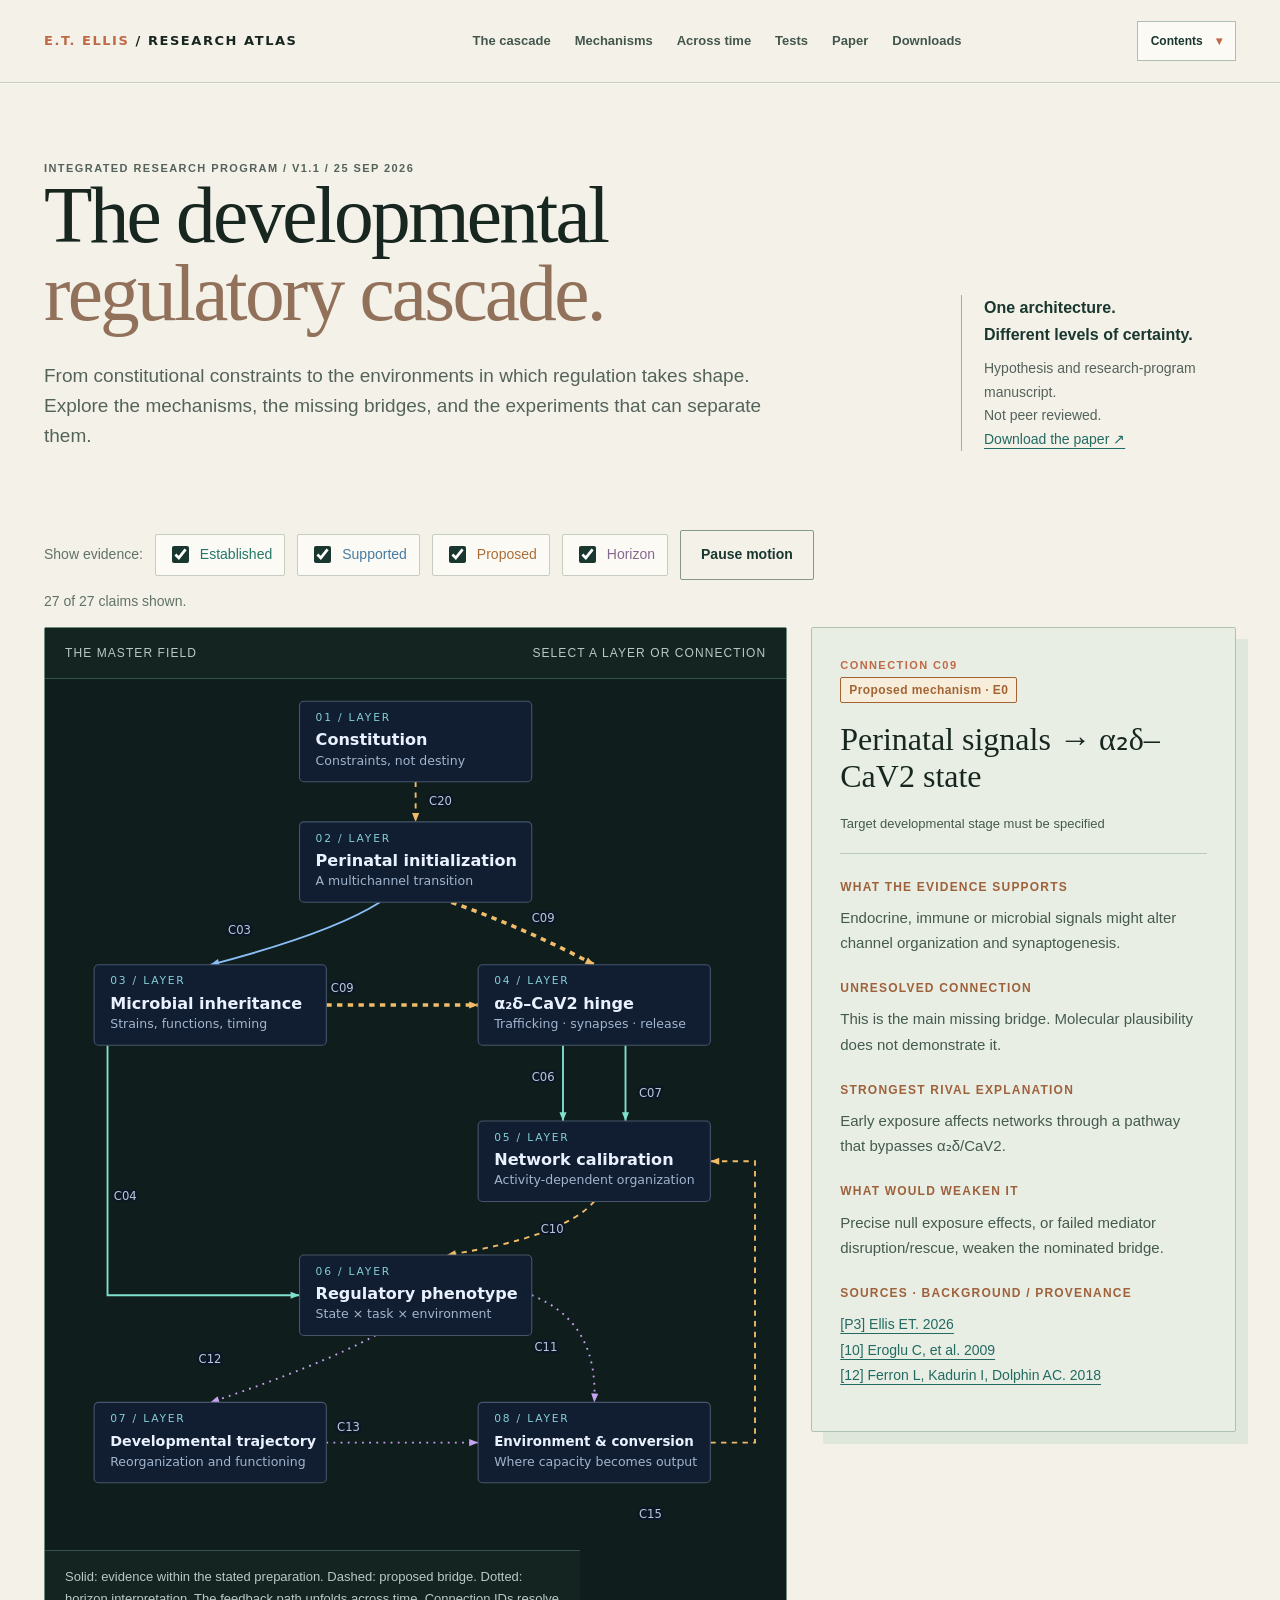
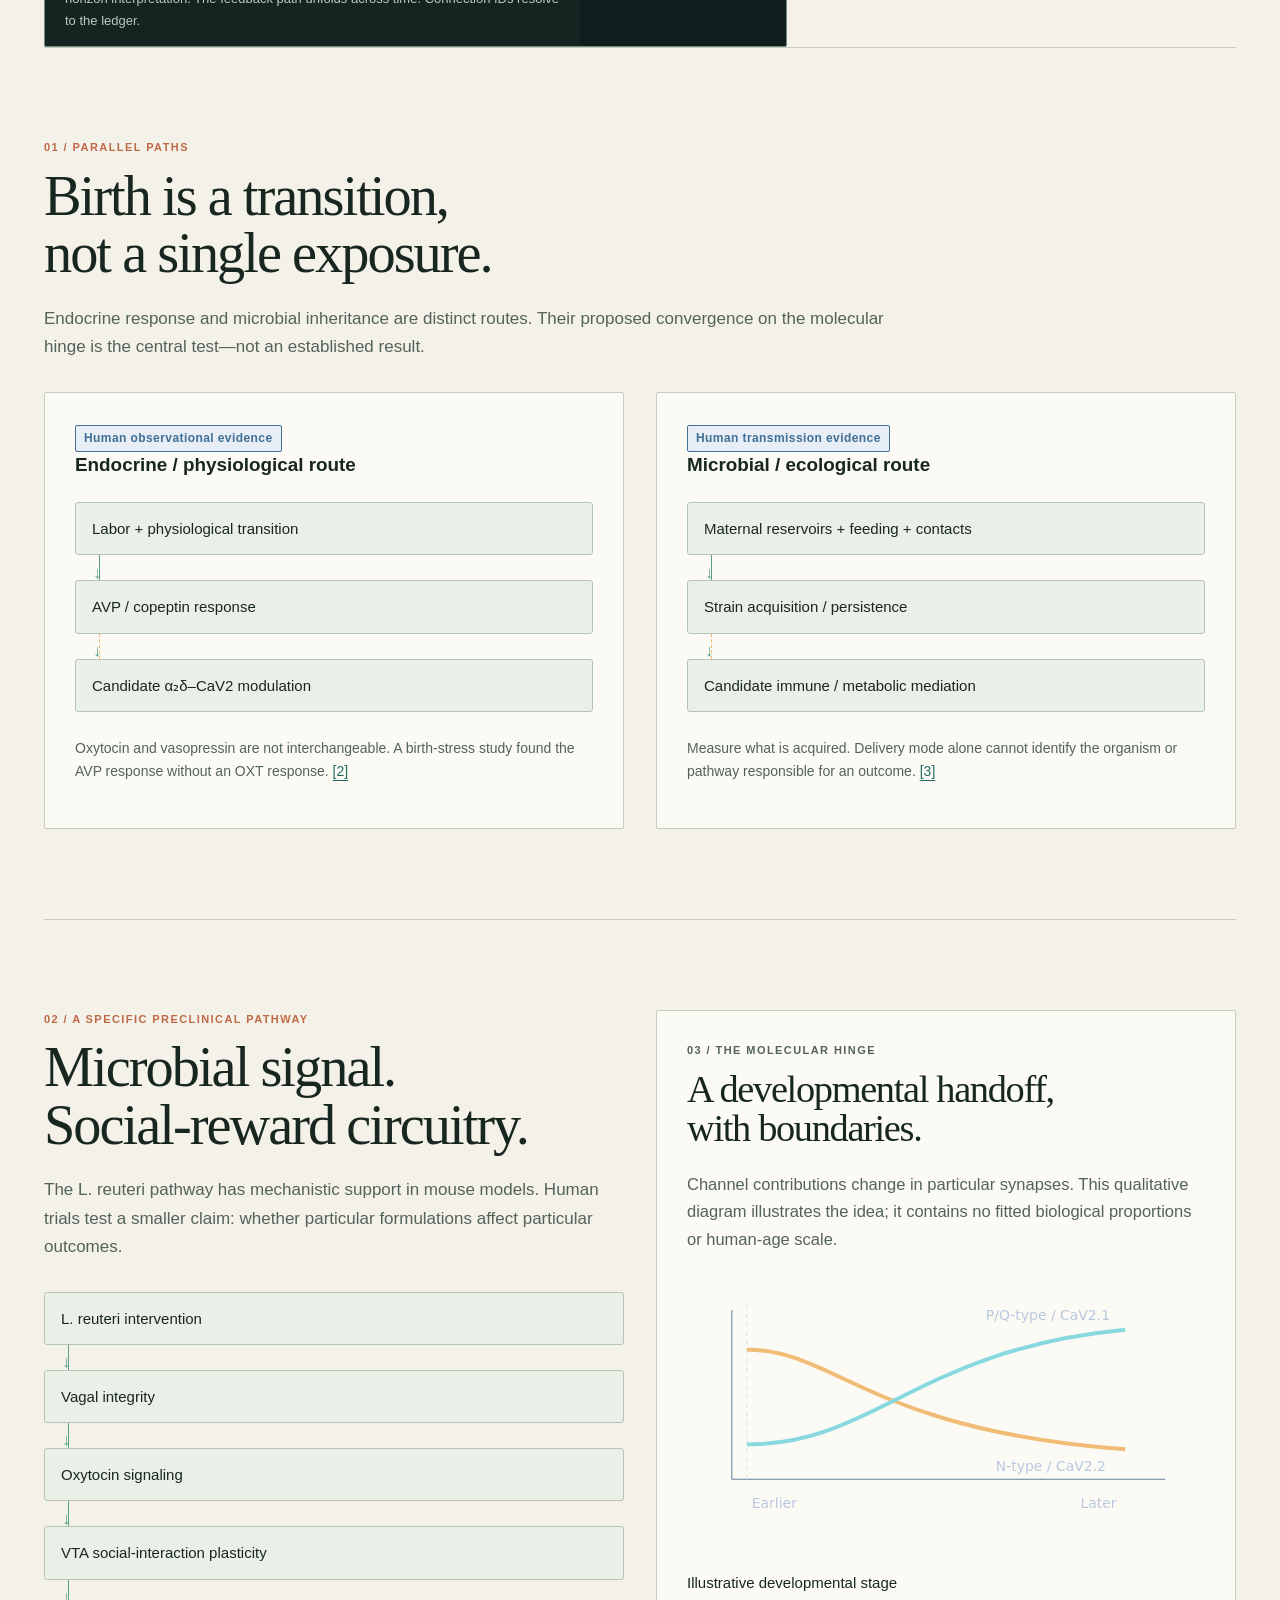
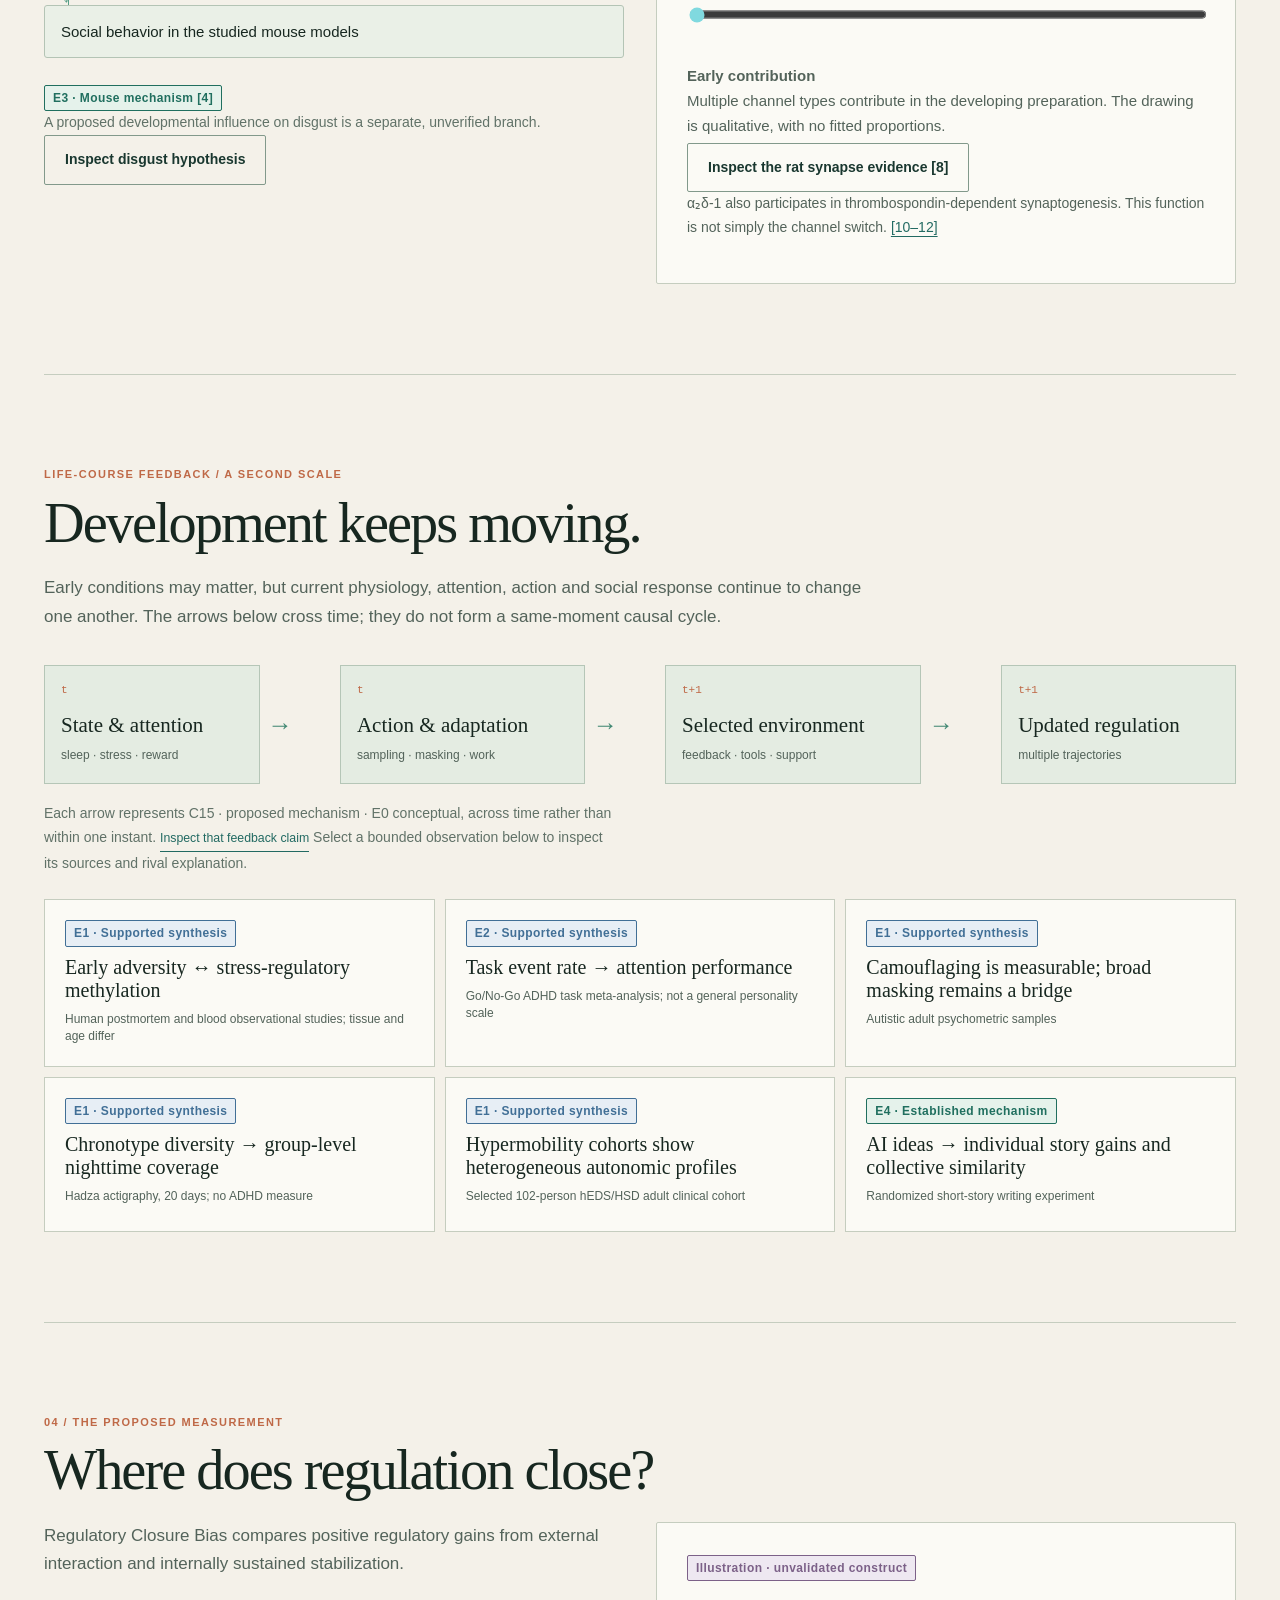
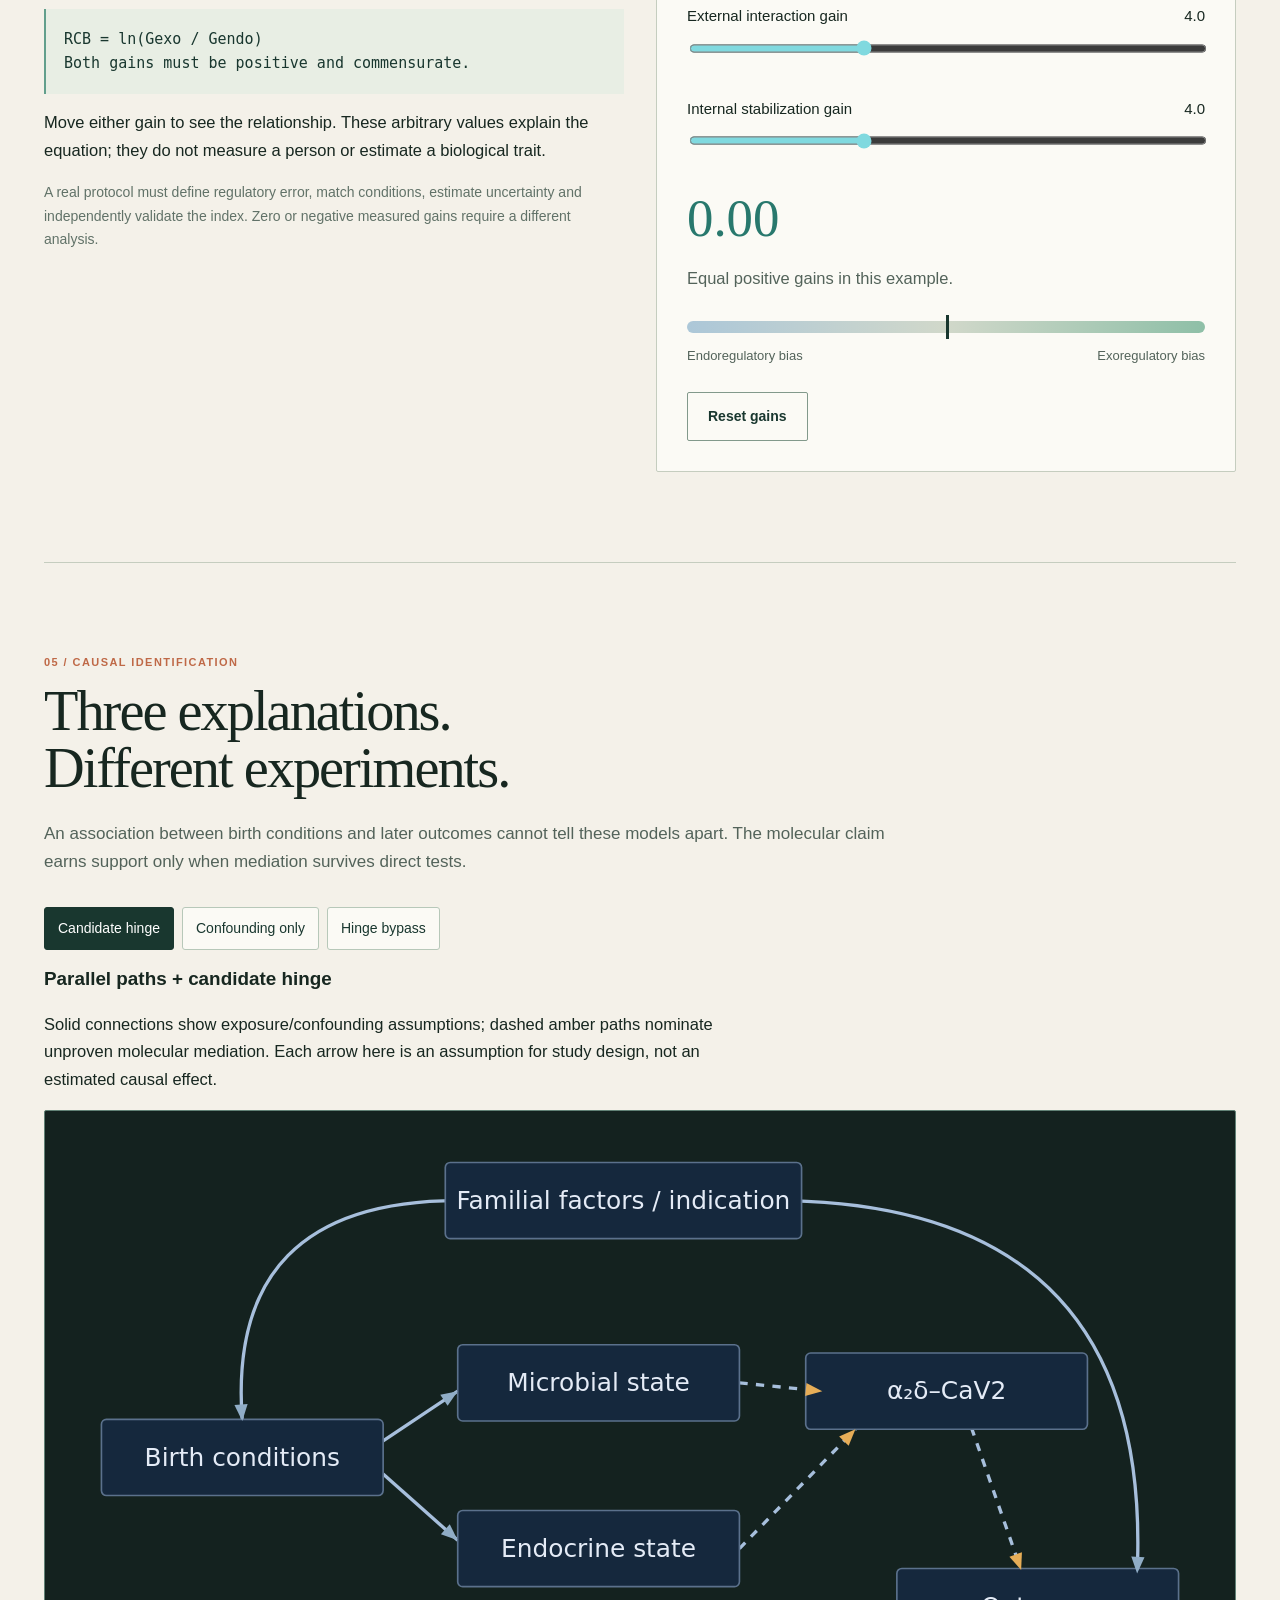
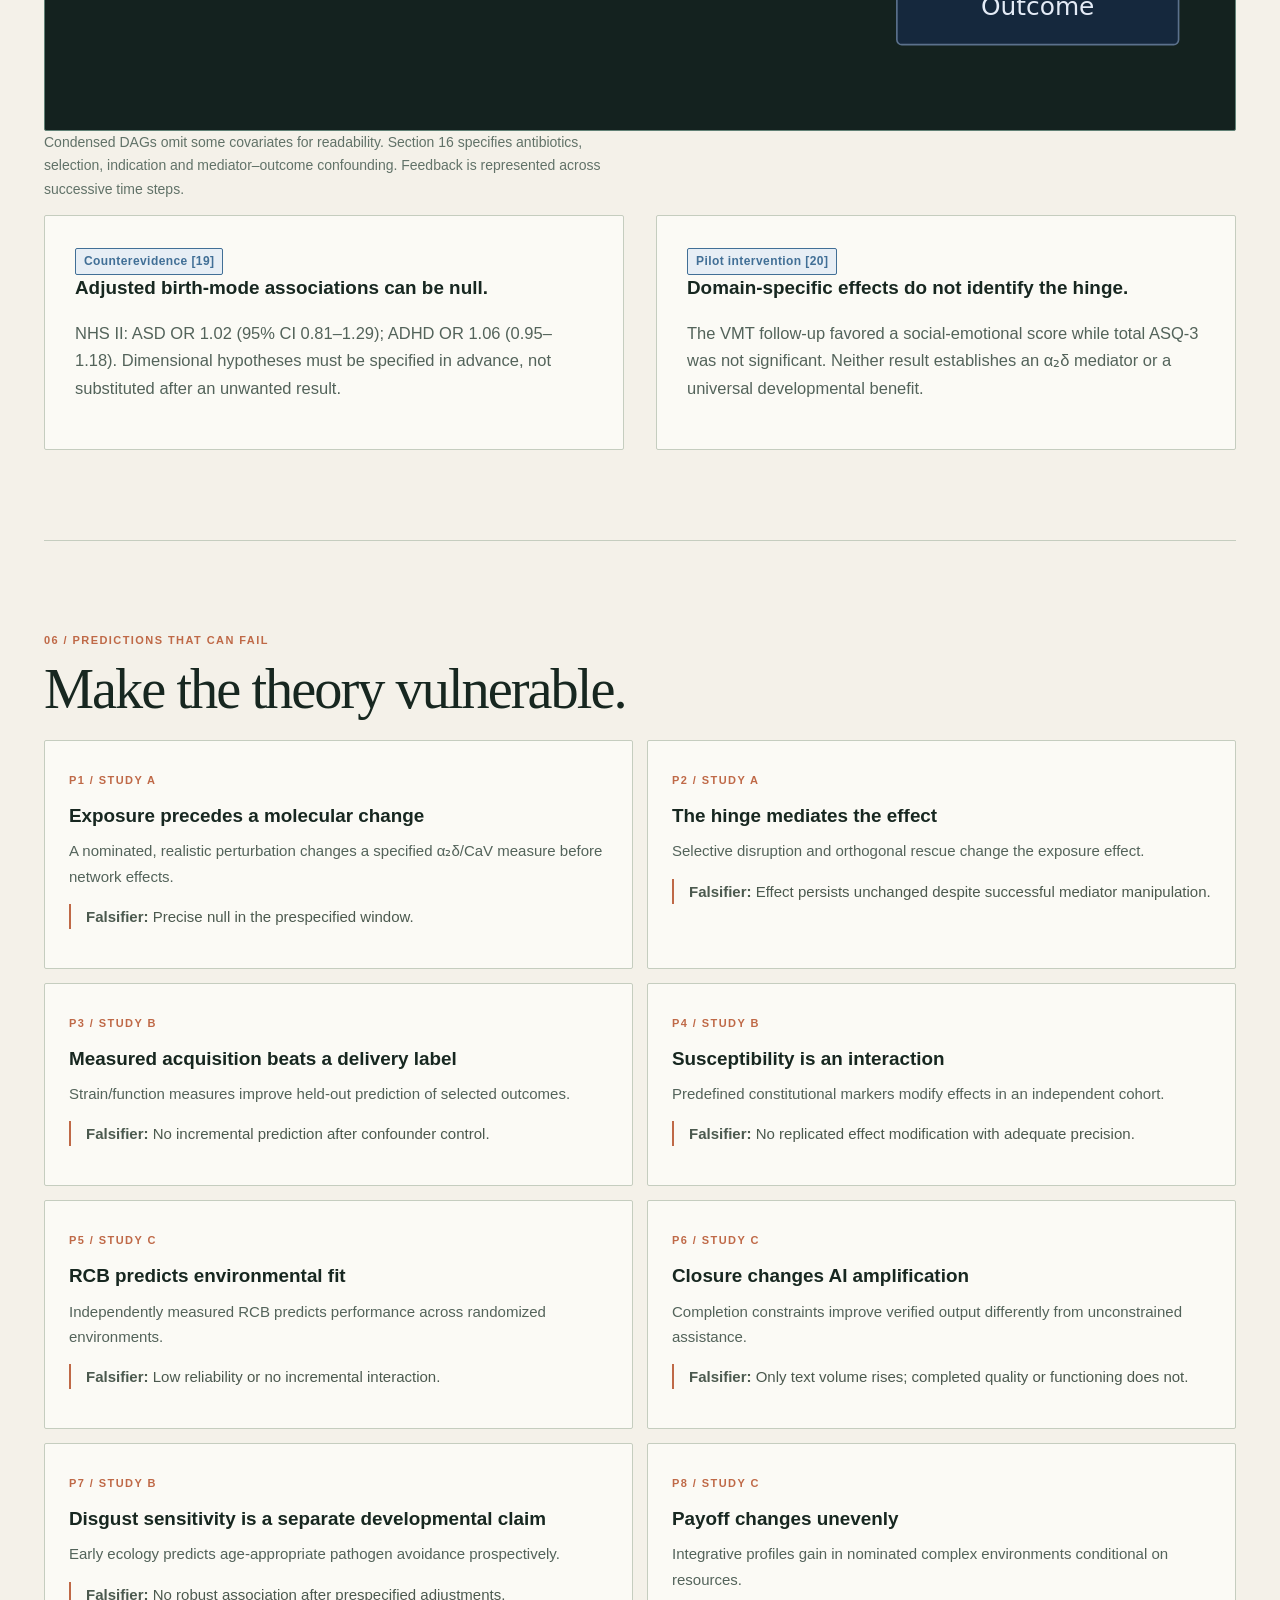
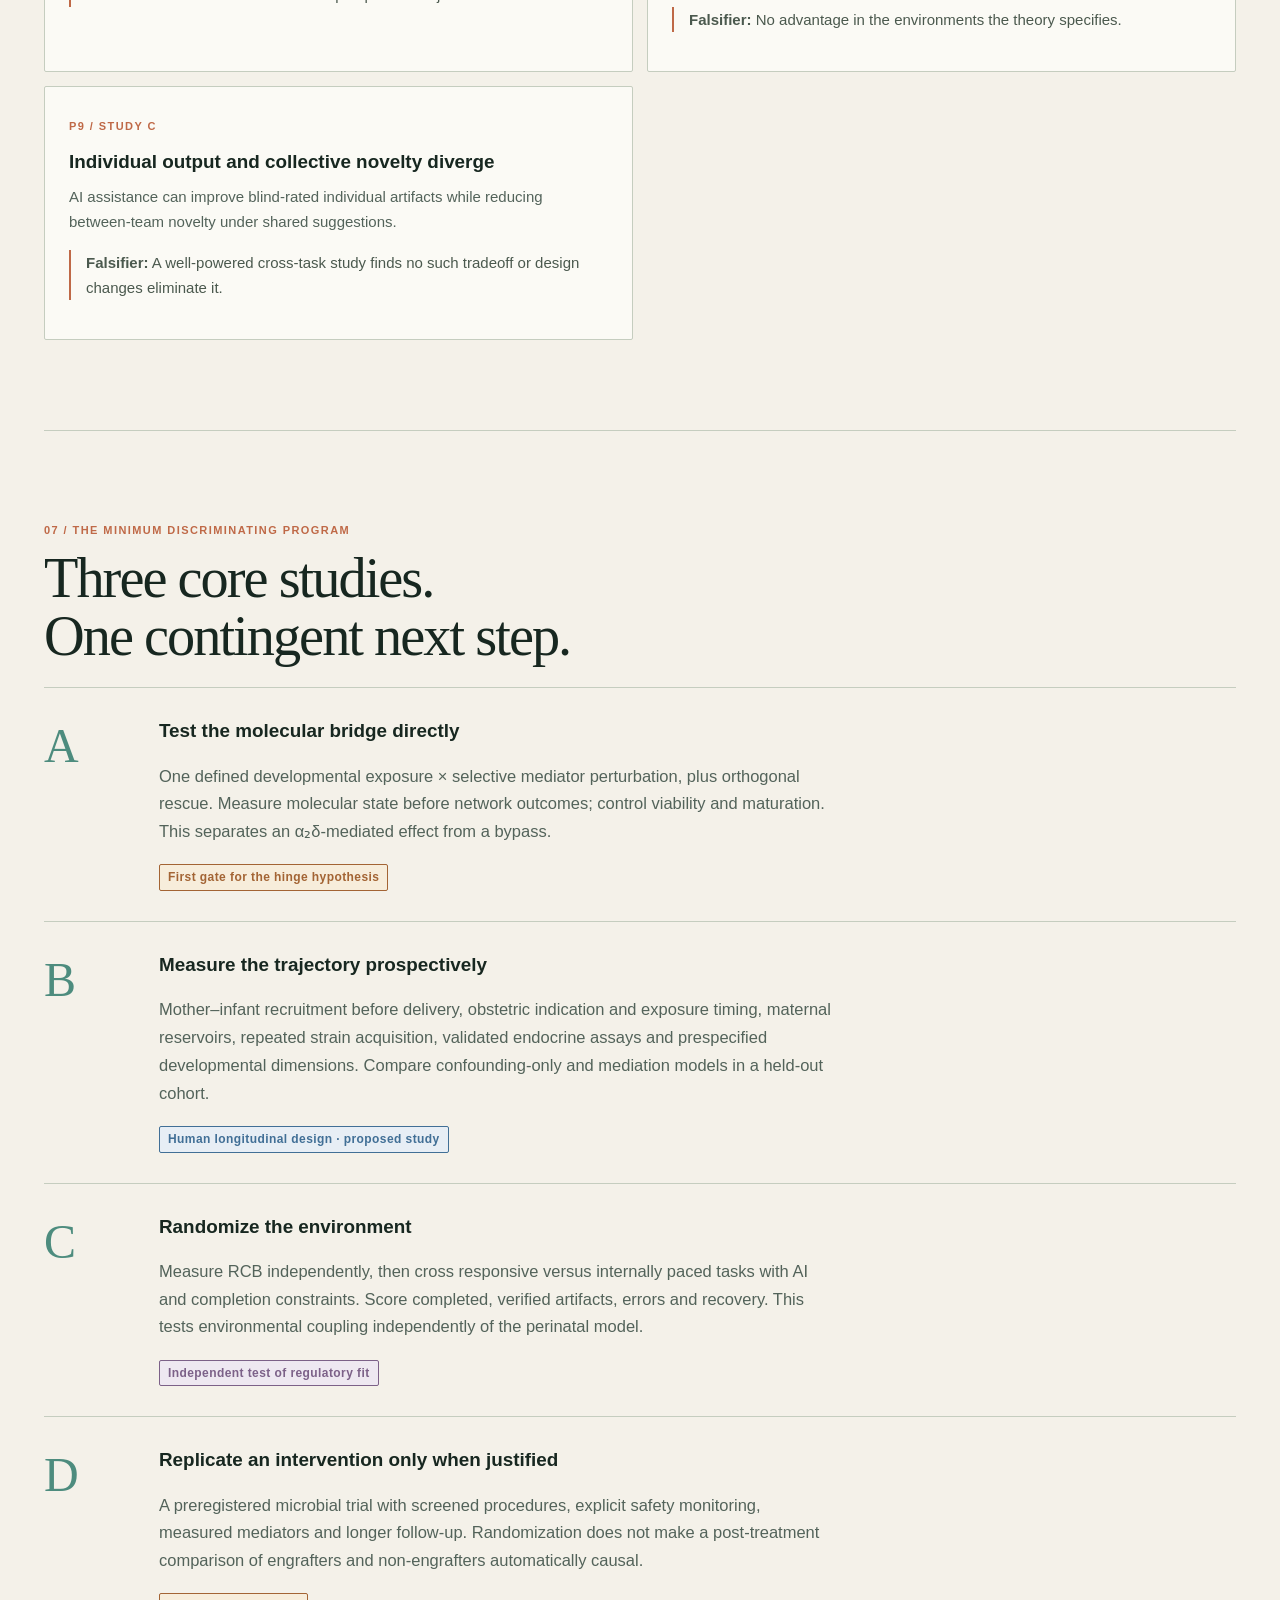
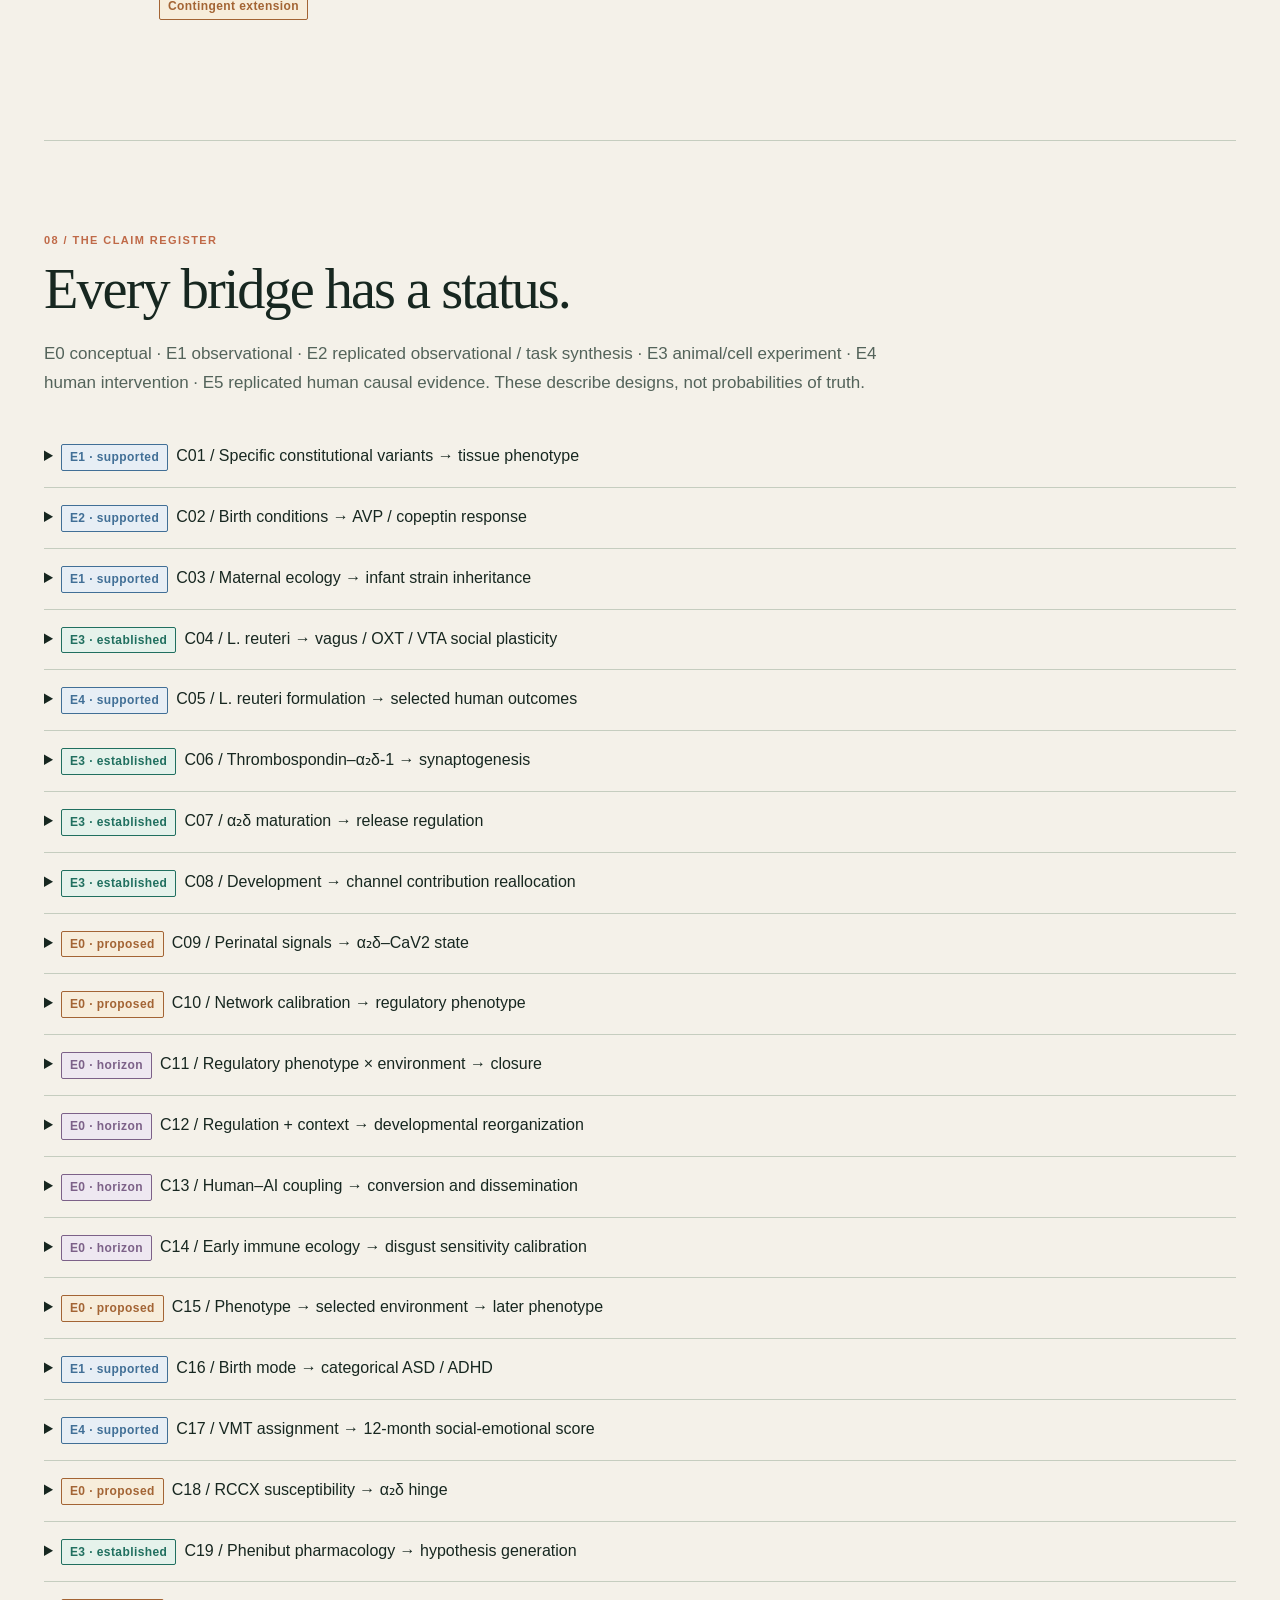
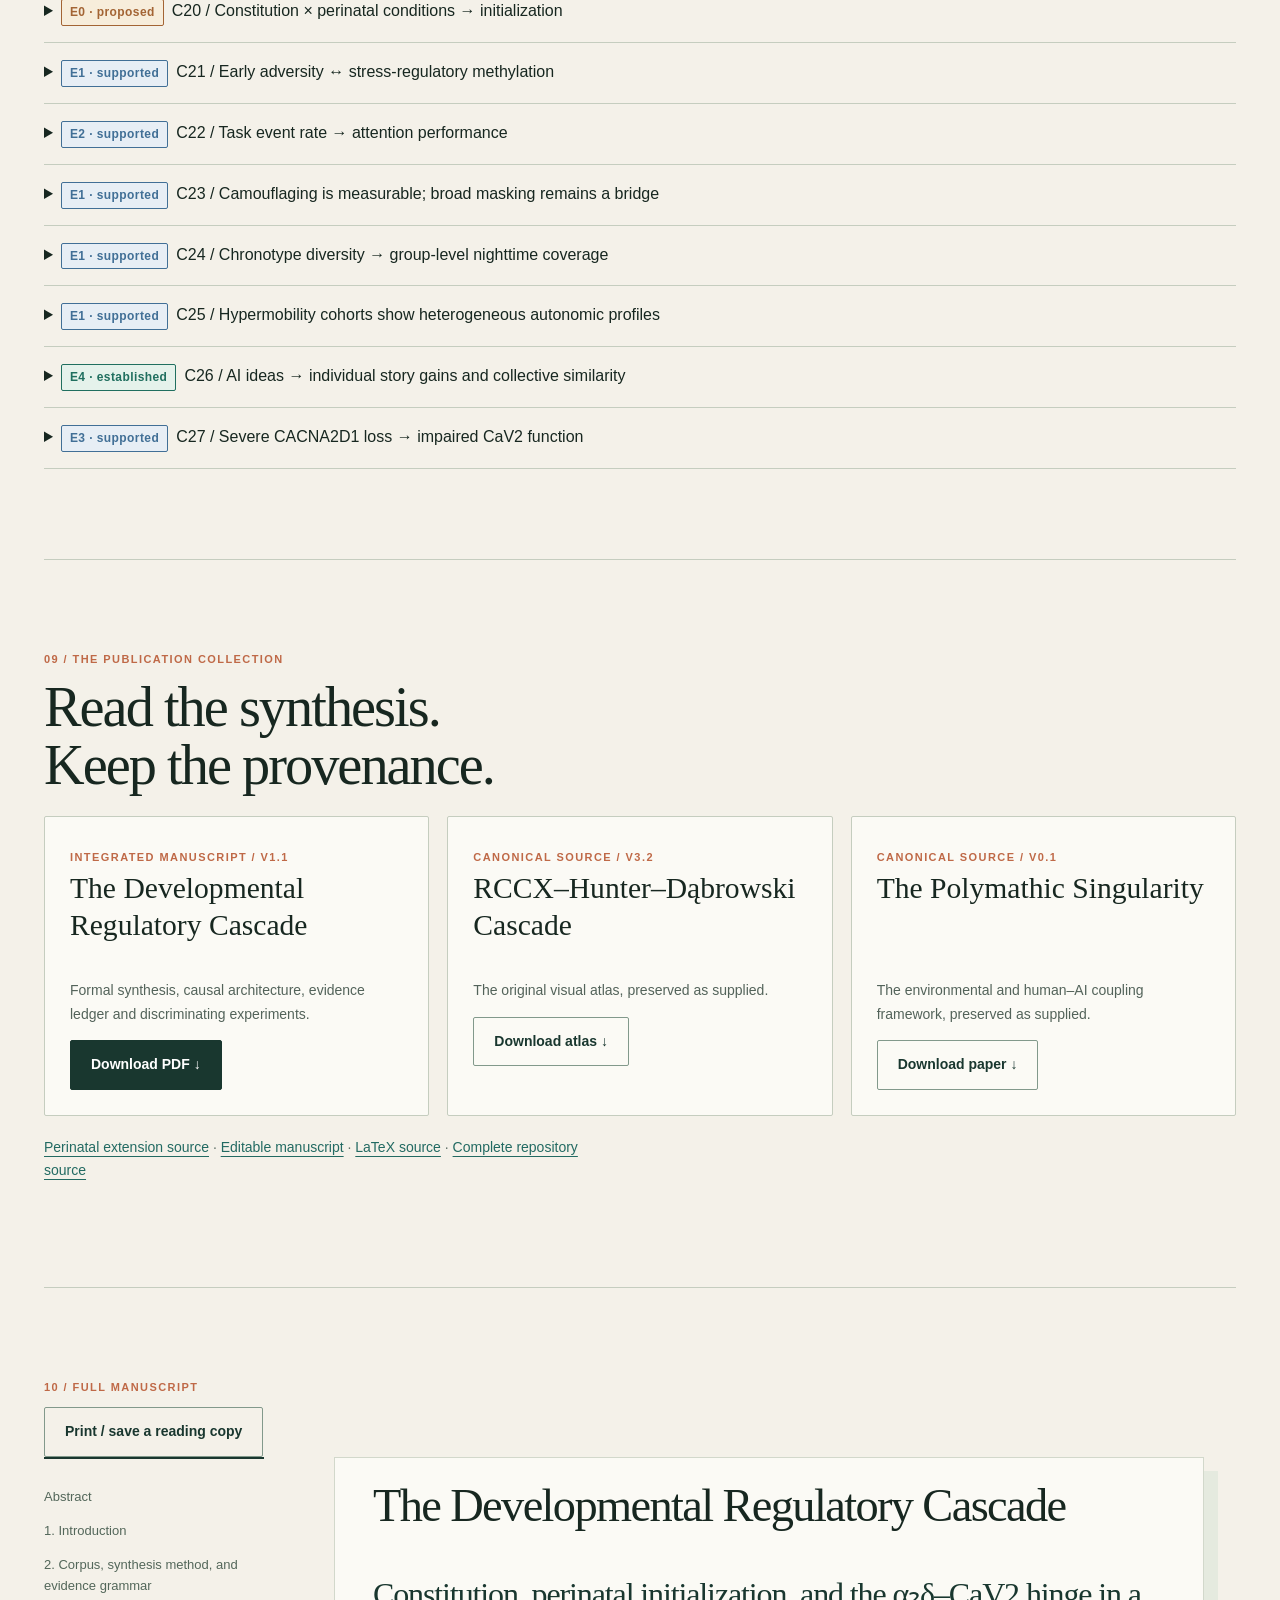
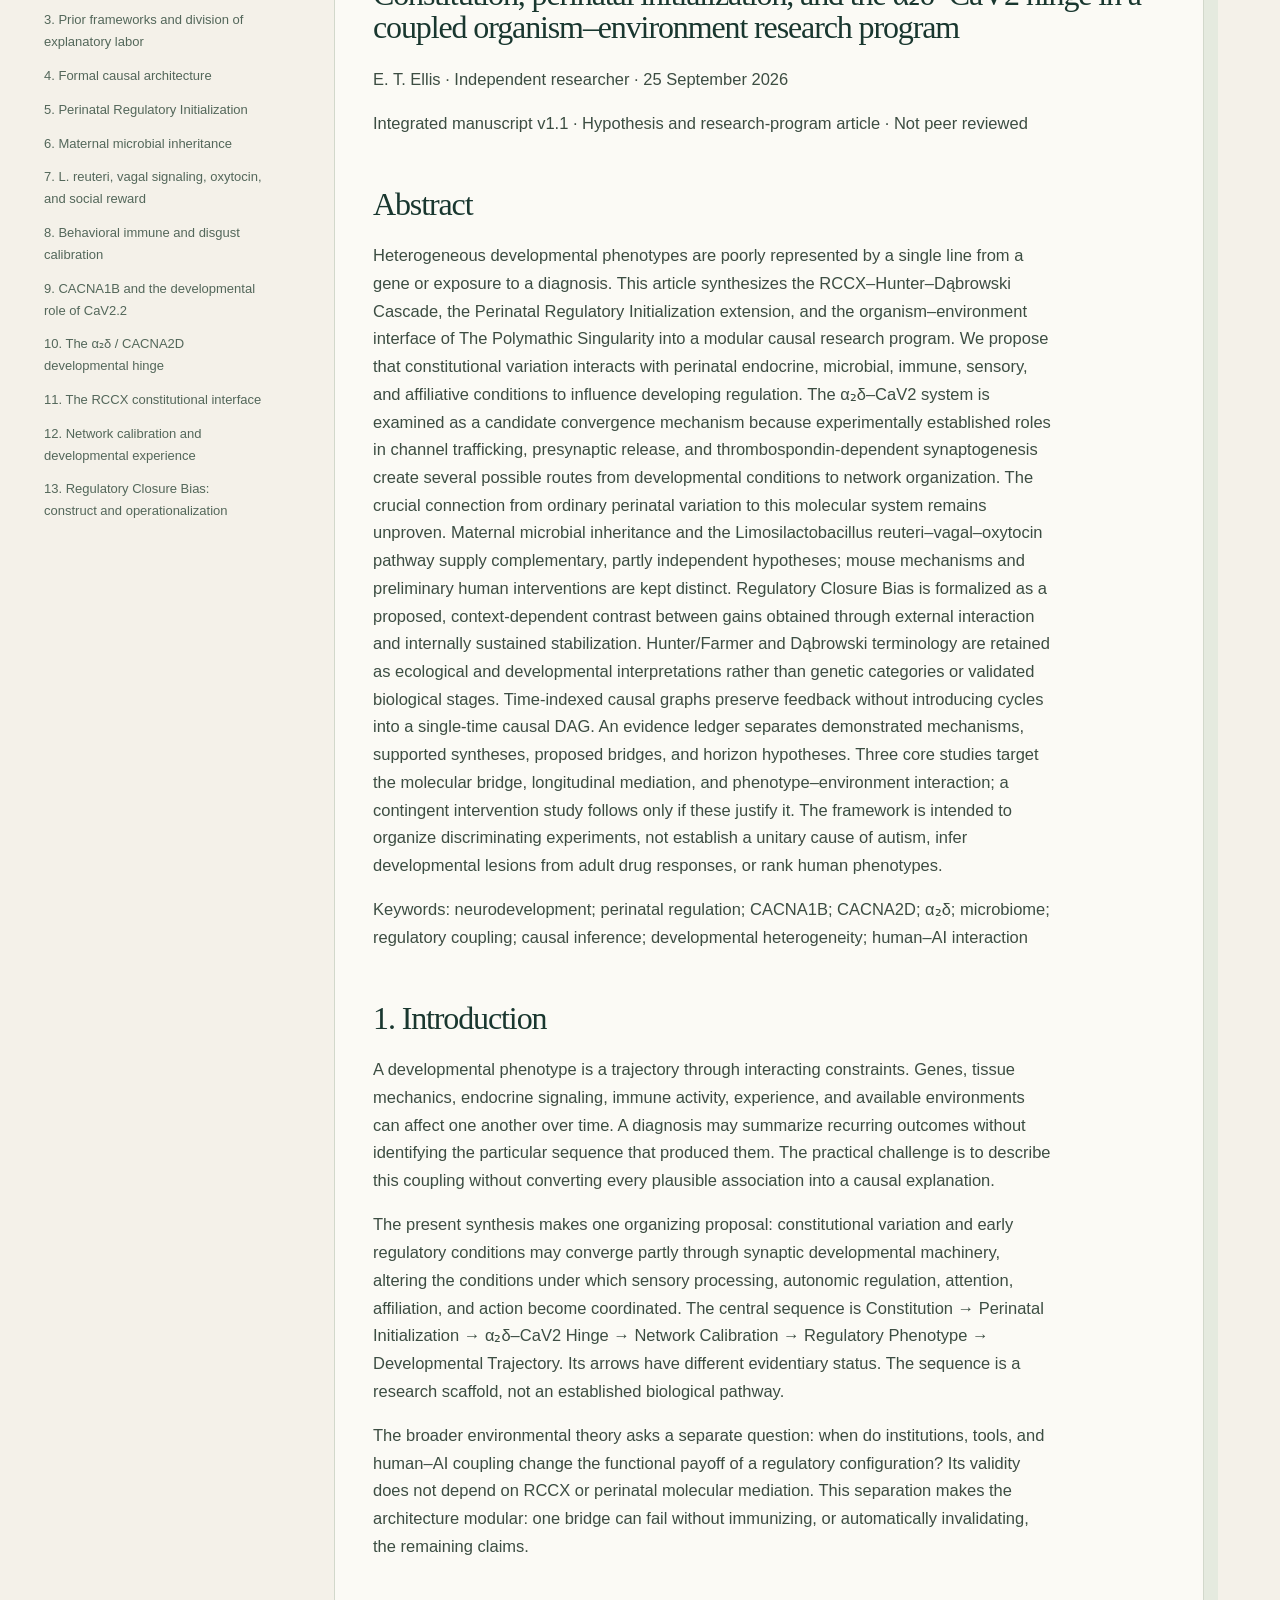
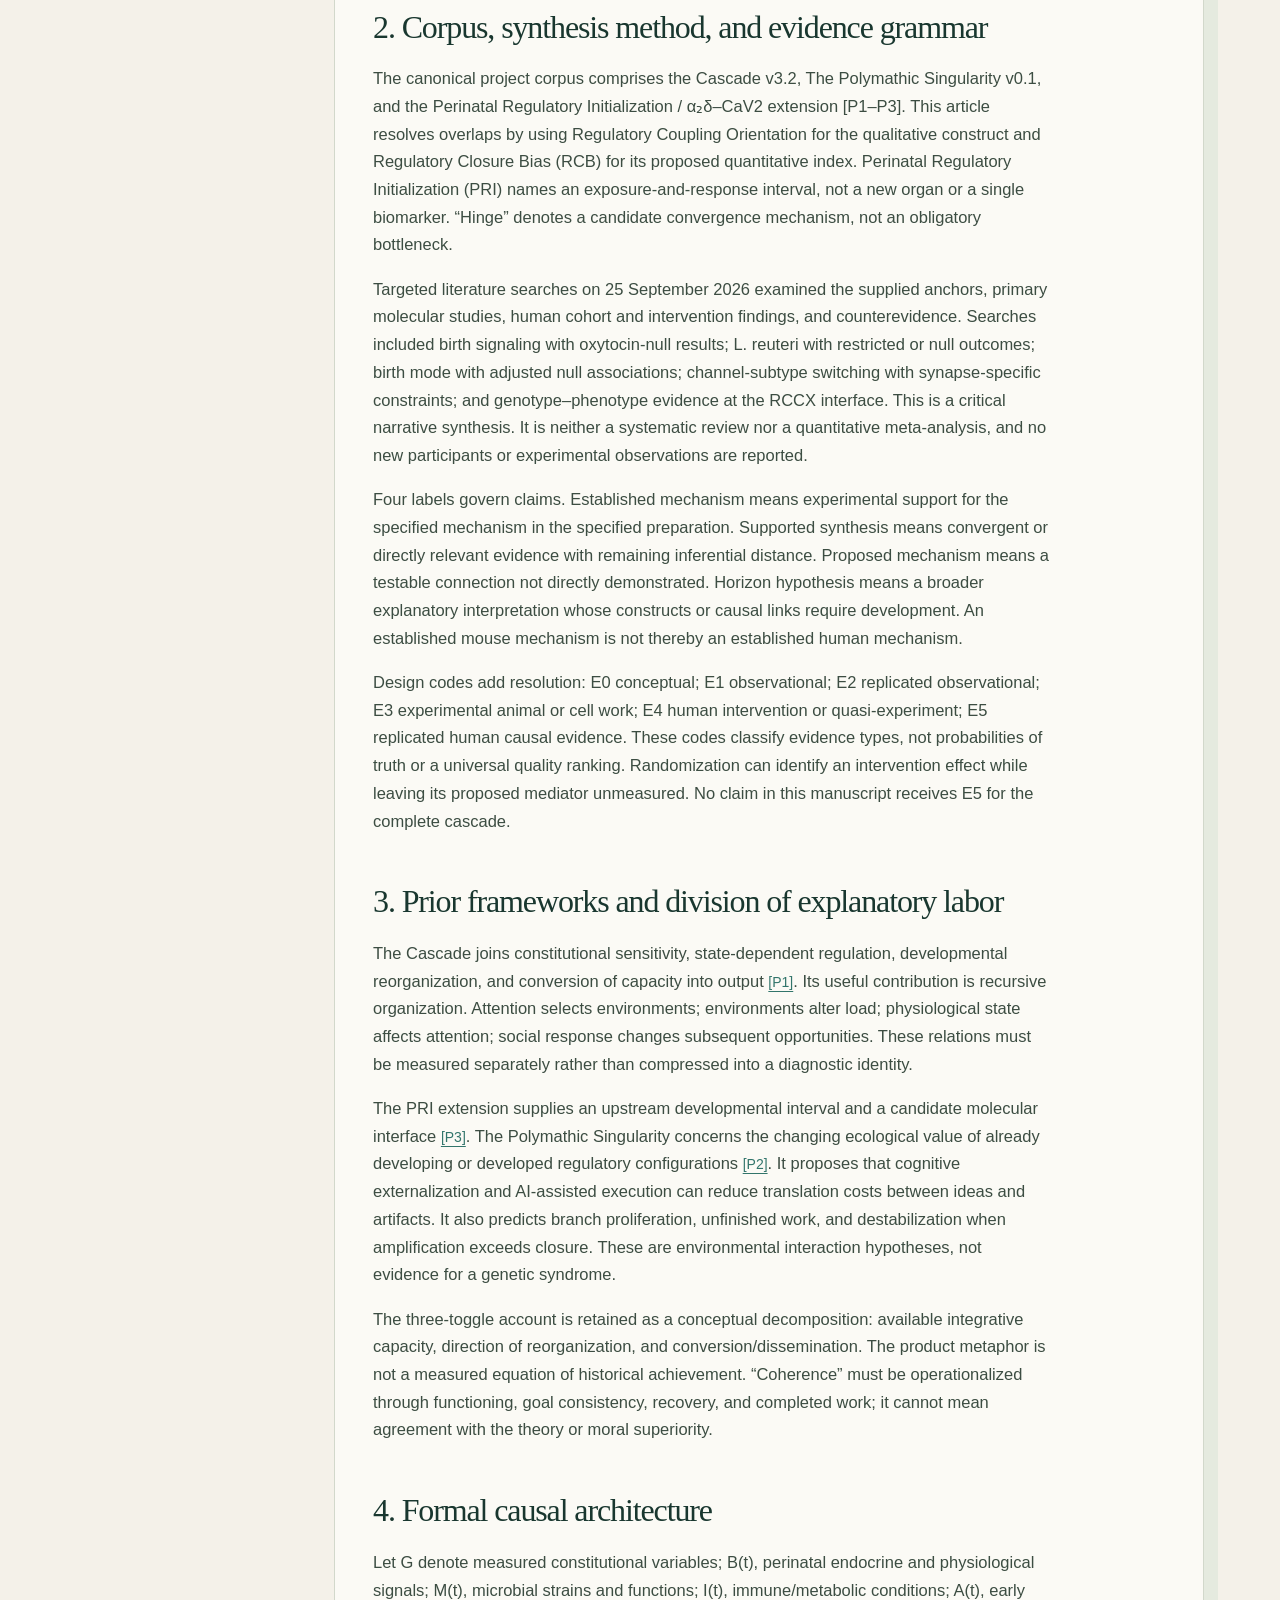
<file: index.html>
<!doctype html>
<html lang="en"><head><meta charset="utf-8"><meta name="viewport" content="width=device-width,initial-scale=1"><meta name="description" content="An evidence-graded research program connecting constitution, perinatal initialization, synaptic development and regulatory coupling. E. T. Ellis."><meta name="color-scheme" content="light"><title>The Developmental Regulatory Cascade — E. T. Ellis</title><link rel="icon" type="image/svg+xml" href="data:image/svg+xml,%3Csvg xmlns='http://www.w3.org/2000/svg' viewBox='0 0 32 32'%3E%3Crect width='32' height='32' rx='5' fill='%230c1929'/%3E%3Cpath d='M7 8h18L7 24h18' fill='none' stroke='%238bd9dc' stroke-width='3'/%3E%3C/svg%3E"><link rel="stylesheet" href="src/style.css"><link rel="stylesheet" href="src/light.css"><script src="src/data.js" defer></script><script src="src/app.js" defer></script></head>
<body><a class="skip" href="#atlas">Skip to theory</a><header class="masthead"><div class="wrap topbar"><a class="brand" href="#atlas"><span>E.T. ELLIS</span> / RESEARCH ATLAS</a><nav aria-label="Primary"><a href="#atlas">The cascade</a><a href="#mechanisms">Mechanisms</a><a href="#recursion">Across time</a><a href="#experiments">Tests</a><a href="#manuscript">Paper</a><a href="#downloads">Downloads</a></nav><details class="contents-menu"><summary>Contents <span aria-hidden="true">▾</span></summary><nav aria-label="All research sections"><a href="#atlas">Master field</a><a href="#mechanisms">Birth pathways</a><a href="#social">Social signaling</a><a href="#channel">Channel handoff</a><a href="#recursion">Across time</a><a href="#closure">Regulatory closure</a><a href="#alternatives">Competing DAGs</a><a href="#predictions">Predictions</a><a href="#experiments">Studies</a><a href="#ledger">Claim ledger</a><a href="#downloads">Downloads</a><a href="#manuscript">Full paper</a><a href="#bibliography">Bibliography</a></nav></details></div></header>
<main class="wrap"><div class="intro"><div><p class="eyebrow">INTEGRATED RESEARCH PROGRAM / v1.1 / 25 SEP 2026</p><h1>The developmental<br><em>regulatory cascade.</em></h1><p>From constitutional constraints to the environments in which regulation takes shape.<br>Explore the mechanisms, the missing bridges, and the experiments that can separate them.</p></div><div class="intro-meta"><strong>One architecture.<br>Different levels of certainty.</strong>Hypothesis and research-program manuscript.<br>Not peer reviewed.<br><a href="papers/integrated-paper.pdf">Download the paper ↗</a></div></div>
<noscript><p class="nojs">The full manuscript, evidence ledger, diagrams and downloads remain available below. JavaScript enables connection inspection, filters and the explanatory controls.</p></noscript>
<section id="atlas" class="explore-section" aria-label="Interactive master causal map"><div class="controls"><span class="quiet">Show evidence:</span><label class="filter established"><input name="evidence-filter" type="checkbox" value="established" checked>Established</label><label class="filter supported"><input name="evidence-filter" type="checkbox" value="supported" checked>Supported</label><label class="filter proposed"><input name="evidence-filter" type="checkbox" value="proposed" checked>Proposed</label><label class="filter horizon"><input name="evidence-filter" type="checkbox" value="horizon" checked>Horizon</label><button id="pause-motion" class="btn secondary" aria-pressed="false">Pause motion</button></div><p class="quiet" id="filter-count" role="status"></p><div class="atlas-layout"><div class="map-shell"><div class="map-label"><span>THE MASTER FIELD</span><span>SELECT A LAYER OR CONNECTION</span></div><div class="desktop-map"><svg class="map-graphic" xmlns="http://www.w3.org/2000/svg" viewBox="0 0 830 975" role="group" aria-label="Evidence-graded master causal map"><defs><marker id="arrow" viewBox="0 0 10 10" refX="9" refY="5" markerWidth="6" markerHeight="6" orient="auto-start-reverse"><path d="M 0 0 L 10 5 L 0 10 z" fill="#9fb7d1"/></marker></defs><g class="edgegroup" data-claim="C20" data-evidence-status="proposed" role="button" tabindex="0" aria-label="Constitution × perinatal conditions → initialization: Proposed mechanism"><title>Constitution × perinatal conditions → initialization</title><path class="edge proposed" d="M415 115 L415 160" fill="none" stroke="#f0bc69" stroke-width="2" stroke-dasharray="6 6" /><path class="edgehit" d="M415 115 L415 160" fill="none" stroke="transparent" stroke-width="22"/><text class="arrow-label" x="430" y="141" fill="#bacbe0" font-size="13">C20</text></g><g class="edgegroup" data-claim="C03" data-evidence-status="supported" role="button" tabindex="0" aria-label="Maternal ecology → infant strain inheritance: Supported synthesis"><title>Maternal ecology → infant strain inheritance</title><path class="edge supported" d="M375 250 Q320 285 185 320" fill="none" stroke="#8bbdf6" stroke-width="2" stroke-dasharray="none" /><path class="edgehit" d="M375 250 Q320 285 185 320" fill="none" stroke="transparent" stroke-width="22"/><text class="arrow-label" x="205" y="285" fill="#bacbe0" font-size="13">C03</text></g><g class="edgegroup" data-claim="C09" data-evidence-status="proposed" role="button" tabindex="0" aria-label="Perinatal signals → α₂δ–CaV2 state: Proposed mechanism"><title>Perinatal signals → α₂δ–CaV2 state</title><path class="edge proposed" d="M455 250 Q540 280 615 320" fill="none" stroke="#f0bc69" stroke-width="2" stroke-dasharray="6 6" /><path class="edgehit" d="M455 250 Q540 280 615 320" fill="none" stroke="transparent" stroke-width="22"/><text class="arrow-label" x="545" y="272" fill="#bacbe0" font-size="13">C09</text></g><g class="edgegroup" data-claim="C09" data-evidence-status="proposed" role="button" tabindex="0" aria-label="Perinatal signals → α₂δ–CaV2 state: Proposed mechanism"><title>Perinatal signals → α₂δ–CaV2 state</title><path class="edge proposed" d="M315 365 L485 365" fill="none" stroke="#f0bc69" stroke-width="2" stroke-dasharray="6 6" /><path class="edgehit" d="M315 365 L485 365" fill="none" stroke="transparent" stroke-width="22"/><text class="arrow-label" x="320" y="351" fill="#bacbe0" font-size="13">C09</text></g><g class="edgegroup" data-claim="C06" data-evidence-status="established" role="button" tabindex="0" aria-label="Thrombospondin–α₂δ-1 → synaptogenesis: Established mechanism"><title>Thrombospondin–α₂δ-1 → synaptogenesis</title><path class="edge established" d="M580 410 L580 495" fill="none" stroke="#7fe0ce" stroke-width="2" stroke-dasharray="none" /><path class="edgehit" d="M580 410 L580 495" fill="none" stroke="transparent" stroke-width="22"/><text class="arrow-label" x="545" y="450" fill="#bacbe0" font-size="13">C06</text></g><g class="edgegroup" data-claim="C07" data-evidence-status="established" role="button" tabindex="0" aria-label="α₂δ maturation → release regulation: Established mechanism"><title>α₂δ maturation → release regulation</title><path class="edge established" d="M650 410 L650 495" fill="none" stroke="#7fe0ce" stroke-width="2" stroke-dasharray="none" /><path class="edgehit" d="M650 410 L650 495" fill="none" stroke="transparent" stroke-width="22"/><text class="arrow-label" x="665" y="468" fill="#bacbe0" font-size="13">C07</text></g><g class="edgegroup" data-claim="C10" data-evidence-status="proposed" role="button" tabindex="0" aria-label="Network calibration → regulatory phenotype: Proposed mechanism"><title>Network calibration → regulatory phenotype</title><path class="edge proposed" d="M615 585 Q580 625 450 645" fill="none" stroke="#f0bc69" stroke-width="2" stroke-dasharray="6 6" /><path class="edgehit" d="M615 585 Q580 625 450 645" fill="none" stroke="transparent" stroke-width="22"/><text class="arrow-label" x="555" y="620" fill="#bacbe0" font-size="13">C10</text></g><g class="edgegroup" data-claim="C04" data-evidence-status="established" role="button" tabindex="0" aria-label="L. reuteri → vagus / OXT / VTA social plasticity: Established mechanism"><title>L. reuteri → vagus / OXT / VTA social plasticity</title><path class="edge established" d="M70 410 L70 690 L285 690" fill="none" stroke="#7fe0ce" stroke-width="2" stroke-dasharray="none" /><path class="edgehit" d="M70 410 L70 690 L285 690" fill="none" stroke="transparent" stroke-width="22"/><text class="arrow-label" x="77" y="583" fill="#bacbe0" font-size="13">C04</text></g><g class="edgegroup" data-claim="C12" data-evidence-status="horizon" role="button" tabindex="0" aria-label="Regulation + context → developmental reorganization: Horizon hypothesis"><title>Regulation + context → developmental reorganization</title><path class="edge horizon" d="M370 735 Q305 770 185 810" fill="none" stroke="#c6a2f1" stroke-width="2" stroke-dasharray="6 6" /><path class="edgehit" d="M370 735 Q305 770 185 810" fill="none" stroke="transparent" stroke-width="22"/><text class="arrow-label" x="172" y="766" fill="#bacbe0" font-size="13">C12</text></g><g class="edgegroup" data-claim="C11" data-evidence-status="horizon" role="button" tabindex="0" aria-label="Regulatory phenotype × environment → closure: Horizon hypothesis"><title>Regulatory phenotype × environment → closure</title><path class="edge horizon" d="M545 690 Q620 720 615 810" fill="none" stroke="#c6a2f1" stroke-width="2" stroke-dasharray="6 6" /><path class="edgehit" d="M545 690 Q620 720 615 810" fill="none" stroke="transparent" stroke-width="22"/><text class="arrow-label" x="548" y="753" fill="#bacbe0" font-size="13">C11</text></g><g class="edgegroup" data-claim="C13" data-evidence-status="horizon" role="button" tabindex="0" aria-label="Human–AI coupling → conversion and dissemination: Horizon hypothesis"><title>Human–AI coupling → conversion and dissemination</title><path class="edge horizon" d="M315 855 L485 855" fill="none" stroke="#c6a2f1" stroke-width="2" stroke-dasharray="6 6" /><path class="edgehit" d="M315 855 L485 855" fill="none" stroke="transparent" stroke-width="22"/><text class="arrow-label" x="327" y="842" fill="#bacbe0" font-size="13">C13</text></g><g class="edgegroup" data-claim="C15" data-evidence-status="proposed" role="button" tabindex="0" aria-label="Phenotype → selected environment → later phenotype: Proposed mechanism"><title>Phenotype → selected environment → later phenotype</title><path class="edge proposed" d="M745 855 L795 855 L795 540 L745 540" fill="none" stroke="#f0bc69" stroke-width="2" stroke-dasharray="6 6" /><path class="edgehit" d="M745 855 L795 855 L795 540 L745 540" fill="none" stroke="transparent" stroke-width="22"/><text class="arrow-label" x="665" y="940" fill="#bacbe0" font-size="13">C15</text></g><g data-evidence-status="proposed"><polygon points="415.00,160.00 411.00,150.00 419.00,150.00" fill="#f0bc69"/></g><g data-evidence-status="supported"><polygon points="185.00,320.00 193.68,313.62 195.68,321.36" fill="#8bbdf6"/></g><g data-evidence-status="proposed"><polygon points="615.00,320.00 604.29,318.82 608.06,311.76" fill="#f0bc69"/></g><g data-evidence-status="proposed"><polygon points="485.00,365.00 475.00,369.00 475.00,361.00" fill="#f0bc69"/></g><g data-evidence-status="established"><polygon points="580.00,495.00 576.00,485.00 584.00,485.00" fill="#7fe0ce"/></g><g data-evidence-status="established"><polygon points="650.00,495.00 646.00,485.00 654.00,485.00" fill="#7fe0ce"/></g><g data-evidence-status="proposed"><polygon points="450.00,645.00 459.28,639.53 460.49,647.43" fill="#f0bc69"/></g><g data-evidence-status="established"><polygon points="285.00,690.00 275.00,694.00 275.00,686.00" fill="#7fe0ce"/></g><g data-evidence-status="horizon"><polygon points="185.00,810.00 193.22,803.04 195.75,810.63" fill="#c6a2f1"/></g><g data-evidence-status="horizon"><polygon points="615.00,810.00 611.56,799.79 619.55,800.24" fill="#c6a2f1"/></g><g data-evidence-status="horizon"><polygon points="485.00,855.00 475.00,859.00 475.00,851.00" fill="#c6a2f1"/></g><g data-evidence-status="proposed"><polygon points="745.00,540.00 755.00,536.00 755.00,544.00" fill="#f0bc69"/></g><g class="operator" data-layer="constitution" role="button" tabindex="0" aria-label="Expand Constitution"><rect x="285" y="25" width="260" height="90" rx="5" fill="#142237" stroke="#4b6480"/><text x="303" y="47" class="num" fill="#80ced4" font-size="12">01 / LAYER</text><text x="303" y="74" class="title" fill="#eef3ff" font-size="18">Constitution</text><text x="303" y="96" class="sub" fill="#b5c4d8" font-size="13">Constraints, not destiny</text></g><g class="operator" data-layer="birth" role="button" tabindex="0" aria-label="Expand Perinatal initialization"><rect x="285" y="160" width="260" height="90" rx="5" fill="#142237" stroke="#4b6480"/><text x="303" y="182" class="num" fill="#80ced4" font-size="12">02 / LAYER</text><text x="303" y="209" class="title" fill="#eef3ff" font-size="18">Perinatal initialization</text><text x="303" y="231" class="sub" fill="#b5c4d8" font-size="13">A multichannel transition</text></g><g class="operator" data-layer="microbiome" role="button" tabindex="0" aria-label="Expand Microbial inheritance"><rect x="55" y="320" width="260" height="90" rx="5" fill="#142237" stroke="#4b6480"/><text x="73" y="342" class="num" fill="#80ced4" font-size="12">03 / LAYER</text><text x="73" y="369" class="title" fill="#eef3ff" font-size="18">Microbial inheritance</text><text x="73" y="391" class="sub" fill="#b5c4d8" font-size="13">Strains, functions, timing</text></g><g class="operator" data-layer="hinge" role="button" tabindex="0" aria-label="Expand α₂δ–CaV2 hinge"><rect x="485" y="320" width="260" height="90" rx="5" fill="#142237" stroke="#4b6480"/><text x="503" y="342" class="num" fill="#80ced4" font-size="12">04 / LAYER</text><text x="503" y="369" class="title" fill="#eef3ff" font-size="18">α₂δ–CaV2 hinge</text><text x="503" y="391" class="sub" fill="#b5c4d8" font-size="13">Trafficking · synapses · release</text></g><g class="operator" data-layer="network" role="button" tabindex="0" aria-label="Expand Network calibration"><rect x="485" y="495" width="260" height="90" rx="5" fill="#142237" stroke="#4b6480"/><text x="503" y="517" class="num" fill="#80ced4" font-size="12">05 / LAYER</text><text x="503" y="544" class="title" fill="#eef3ff" font-size="18">Network calibration</text><text x="503" y="566" class="sub" fill="#b5c4d8" font-size="13">Activity-dependent organization</text></g><g class="operator" data-layer="phenotype" role="button" tabindex="0" aria-label="Expand Regulatory phenotype"><rect x="285" y="645" width="260" height="90" rx="5" fill="#142237" stroke="#4b6480"/><text x="303" y="667" class="num" fill="#80ced4" font-size="12">06 / LAYER</text><text x="303" y="694" class="title" fill="#eef3ff" font-size="18">Regulatory phenotype</text><text x="303" y="716" class="sub" fill="#b5c4d8" font-size="13">State × task × environment</text></g><g class="operator" data-layer="trajectory" role="button" tabindex="0" aria-label="Expand Developmental trajectory"><rect x="55" y="810" width="260" height="90" rx="5" fill="#142237" stroke="#4b6480"/><text x="73" y="832" class="num" fill="#80ced4" font-size="12">07 / LAYER</text><text x="73" y="859" class="title" fill="#eef3ff" font-size="16">Developmental trajectory</text><text x="73" y="881" class="sub" fill="#b5c4d8" font-size="13">Reorganization and functioning</text></g><g class="operator" data-layer="environment" role="button" tabindex="0" aria-label="Expand Environment &amp; conversion"><rect x="485" y="810" width="260" height="90" rx="5" fill="#142237" stroke="#4b6480"/><text x="503" y="832" class="num" fill="#80ced4" font-size="12">08 / LAYER</text><text x="503" y="859" class="title" fill="#eef3ff" font-size="15">Environment &amp; conversion</text><text x="503" y="881" class="sub" fill="#b5c4d8" font-size="13">Where capacity becomes output</text></g></svg></div><div class="mobile-map"><details><summary>01 / Constitution</summary><p>Measured endocrine, immune, connective-tissue and genetic variables. RCCX-specific claims are optional, testable components.</p><button data-claim="C01" data-evidence-status="supported">C01 · Specific constitutional variants → tissue phenotype</button><button data-claim="C18" data-evidence-status="proposed">C18 · RCCX susceptibility → α₂δ hinge</button><button data-claim="C20" data-evidence-status="proposed">C20 · Constitution × perinatal conditions → initialization</button><button data-claim="C25" data-evidence-status="supported">C25 · Hypermobility cohorts show heterogeneous autonomic profiles</button></details><details><summary>02 / Perinatal initialization</summary><p>Labor, physiology, immune/metabolic conditions, microbial acquisition and early contact are distinct exposures.</p><button data-claim="C02" data-evidence-status="supported">C02 · Birth conditions → AVP / copeptin response</button><button data-claim="C16" data-evidence-status="supported">C16 · Birth mode → categorical ASD / ADHD</button></details><details><summary>03 / Microbial inheritance</summary><p>Maternal gut reservoirs and later ecology shape acquisition. L. reuteri is a specific candidate, not a universal cause.</p><button data-claim="C03" data-evidence-status="supported">C03 · Maternal ecology → infant strain inheritance</button><button data-claim="C04" data-evidence-status="established">C04 · L. reuteri → vagus / OXT / VTA social plasticity</button><button data-claim="C05" data-evidence-status="supported">C05 · L. reuteri formulation → selected human outcomes</button><button data-claim="C17" data-evidence-status="supported">C17 · VMT assignment → 12-month social-emotional score</button></details><details><summary>04 / α₂δ–CaV2 hinge</summary><p>CACNA1B/CaV2.2, CACNA1A/CaV2.1 and CACNA2D family biology must retain preparation and isoform specificity.</p><button data-claim="C06" data-evidence-status="established">C06 · Thrombospondin–α₂δ-1 → synaptogenesis</button><button data-claim="C07" data-evidence-status="established">C07 · α₂δ maturation → release regulation</button><button data-claim="C08" data-evidence-status="established">C08 · Development → channel contribution reallocation</button><button data-claim="C09" data-evidence-status="proposed">C09 · Perinatal signals → α₂δ–CaV2 state</button><button data-claim="C27" data-evidence-status="supported">C27 · Severe CACNA2D1 loss → impaired CaV2 function</button></details><details><summary>05 / Network calibration</summary><p>Synaptic, sensory and recovery measures replace an undifferentiated idea of “high gain.”</p><button data-claim="C10" data-evidence-status="proposed">C10 · Network calibration → regulatory phenotype</button><button data-claim="C21" data-evidence-status="supported">C21 · Early adversity ↔ stress-regulatory methylation</button></details><details><summary>06 / Regulatory phenotype</summary><p>Regulatory Closure Bias is a proposed measurement contrast. Hunter/Farmer describes ecological fit.</p><button data-claim="C11" data-evidence-status="horizon">C11 · Regulatory phenotype × environment → closure</button><button data-claim="C14" data-evidence-status="horizon">C14 · Early immune ecology → disgust sensitivity calibration</button><button data-claim="C22" data-evidence-status="supported">C22 · Task event rate → attention performance</button><button data-claim="C23" data-evidence-status="supported">C23 · Camouflaging is measurable; broad masking remains a bridge</button><button data-claim="C24" data-evidence-status="supported">C24 · Chronotype diversity → group-level nighttime coverage</button></details><details><summary>07 / Developmental trajectory</summary><p>Dąbrowski supplies an interpretive lens; recovery and impairment require independently defined outcomes.</p><button data-claim="C12" data-evidence-status="horizon">C12 · Regulation + context → developmental reorganization</button></details><details><summary>08 / Environment &amp; conversion</summary><p>Institutions, tools, deep expertise and AI change opportunities and feed back through later experience.</p><button data-claim="C13" data-evidence-status="horizon">C13 · Human–AI coupling → conversion and dissemination</button><button data-claim="C15" data-evidence-status="proposed">C15 · Phenotype → selected environment → later phenotype</button><button data-claim="C26" data-evidence-status="established">C26 · AI ideas → individual story gains and collective similarity</button></details></div><p class="map-note">Solid: evidence within the stated preparation. Dashed: proposed bridge. Dotted: horizon interpretation. The feedback path unfolds across time. Connection IDs resolve to the ledger.</p></div><aside id="inspector" class="inspector" aria-live="polite" aria-atomic="true"><span class="badge proposed">Proposed mechanism · E0</span><h3>The missing bridge</h3><p>Does realistic perinatal variation change α₂δ–CaV2 organization in a way that mediates later network development?</p><p>The complete cascade has not been demonstrated. Select an arrow to inspect its evidence and limits.</p></aside></div></section>
<section id="mechanisms" class="section explore-section"><p class="eyebrow">01 / PARALLEL PATHS</p><h2>Birth is a transition,<br>not a single exposure.</h2><p class="section-lead">Endocrine response and microbial inheritance are distinct routes. Their proposed convergence on the molecular hinge is the central test—not an established result.</p><div class="split"><article class="panel"><span class="badge supported">Human observational evidence</span><h3>Endocrine / physiological route</h3><div class="pathway"><button data-claim="C02">Labor + physiological transition</button><div class="connector"></div><button data-claim="C02">AVP / copeptin response</button><div class="connector proposed"></div><button data-claim="C09">Candidate α₂δ–CaV2 modulation</button></div><p class="quiet">Oxytocin and vasopressin are not interchangeable. A birth-stress study found the AVP response without an OXT response. <a href="#ref-2">[2]</a></p></article><article class="panel"><span class="badge supported">Human transmission evidence</span><h3>Microbial / ecological route</h3><div class="pathway"><button data-claim="C03">Maternal reservoirs + feeding + contacts</button><div class="connector"></div><button data-claim="C03">Strain acquisition / persistence</button><div class="connector proposed"></div><button data-claim="C09">Candidate immune / metabolic mediation</button></div><p class="quiet">Measure what is acquired. Delivery mode alone cannot identify the organism or pathway responsible for an outcome. <a href="#ref-3">[3]</a></p></article></div></section>
<section id="social" class="section explore-section"><div class="split"><article><p class="eyebrow">02 / A SPECIFIC PRECLINICAL PATHWAY</p><h2>Microbial signal.<br>Social-reward circuitry.</h2><p class="section-lead">The L. reuteri pathway has mechanistic support in mouse models. Human trials test a smaller claim: whether particular formulations affect particular outcomes.</p><div class="pathway"><button data-claim="C04">L. reuteri intervention</button><div class="connector"></div><button data-claim="C04">Vagal integrity</button><div class="connector"></div><button data-claim="C04">Oxytocin signaling</button><div class="connector"></div><button data-claim="C04">VTA social-interaction plasticity</button><div class="connector"></div><button data-claim="C04">Social behavior in the studied mouse models</button></div><span class="badge established">E3 · Mouse mechanism [4]</span><p class="quiet">A proposed developmental influence on disgust is a separate, unverified branch. <button class="btn secondary" data-claim="C14">Inspect disgust hypothesis</button></p></article><article id="channel" class="panel"><p class="eyebrow">03 / THE MOLECULAR HINGE</p><h2 style="font-size:2.4rem">A developmental handoff,<br>with boundaries.</h2><p>Channel contributions change in particular synapses. This qualitative diagram illustrates the idea; it contains no fitted biological proportions or human-age scale.</p><svg class="channel-chart" viewBox="0 0 520 240" role="img" aria-label="Qualitative illustration of changing N-type and P/Q-type channel contributions, not measured data"><path d="M45 25V195H480" fill="none" stroke="#627f9e"/><path d="M60 65C150 65 180 145 440 165" fill="none" stroke="#f1bd76" stroke-width="4"/><path d="M60 160C190 160 230 65 440 45" fill="none" stroke="#88d9df" stroke-width="4"/><line id="stage-cursor" x1="60" x2="60" y1="20" y2="195" stroke="#d5e1ee" stroke-dasharray="4 5"/><text x="300" y="35">P/Q-type / CaV2.1</text><text x="310" y="187">N-type / CaV2.2</text><text x="65" y="224">Earlier</text><text x="395" y="224">Later</text></svg><div class="range-row"><label for="stage">Illustrative developmental stage</label><input id="stage" type="range" min="0" max="2" step="1" value="0"></div><div class="chart-state" aria-live="polite"><strong id="stage-title">Early contribution</strong><p id="stage-description">Multiple channel types contribute in the developing preparation. The drawing is qualitative, with no fitted proportions.</p></div><button class="btn secondary" data-claim="C08">Inspect the rat synapse evidence [8]</button><p class="quiet">α₂δ-1 also participates in thrombospondin-dependent synaptogenesis. This function is not simply the channel switch. <a href="#ref-10">[10–12]</a></p></article></div></section>
<section id="recursion" class="section explore-section"><p class="eyebrow">LIFE-COURSE FEEDBACK / A SECOND SCALE</p><h2>Development keeps moving.</h2><p class="section-lead">Early conditions may matter, but current physiology, attention, action and social response continue to change one another. The arrows below cross time; they do not form a same-moment causal cycle.</p><div class="loop-track"><div><span>t</span><strong>State & attention</strong><small>sleep · stress · reward</small></div><b aria-hidden="true">→</b><div><span>t</span><strong>Action & adaptation</strong><small>sampling · masking · work</small></div><b aria-hidden="true">→</b><div><span>t+1</span><strong>Selected environment</strong><small>feedback · tools · support</small></div><b aria-hidden="true">→</b><div><span>t+1</span><strong>Updated regulation</strong><small>multiple trajectories</small></div></div><p class="quiet">Each arrow represents C15 · proposed mechanism · E0 conceptual, across time rather than within one instant. <button class="inline-claim" data-claim="C15">Inspect that feedback claim</button> Select a bounded observation below to inspect its sources and rival explanation.</p><div class="loop-claims"><button class="loop-claim" data-claim="C21"><span class="badge supported">E1 · Supported synthesis</span><strong>Early adversity ↔ stress-regulatory methylation</strong><small>Human postmortem and blood observational studies; tissue and age differ</small></button><button class="loop-claim" data-claim="C22"><span class="badge supported">E2 · Supported synthesis</span><strong>Task event rate → attention performance</strong><small>Go/No-Go ADHD task meta-analysis; not a general personality scale</small></button><button class="loop-claim" data-claim="C23"><span class="badge supported">E1 · Supported synthesis</span><strong>Camouflaging is measurable; broad masking remains a bridge</strong><small>Autistic adult psychometric samples</small></button><button class="loop-claim" data-claim="C24"><span class="badge supported">E1 · Supported synthesis</span><strong>Chronotype diversity → group-level nighttime coverage</strong><small>Hadza actigraphy, 20 days; no ADHD measure</small></button><button class="loop-claim" data-claim="C25"><span class="badge supported">E1 · Supported synthesis</span><strong>Hypermobility cohorts show heterogeneous autonomic profiles</strong><small>Selected 102-person hEDS/HSD adult clinical cohort</small></button><button class="loop-claim" data-claim="C26"><span class="badge established">E4 · Established mechanism</span><strong>AI ideas → individual story gains and collective similarity</strong><small>Randomized short-story writing experiment</small></button></div></section><section id="closure" class="section explore-section"><p class="eyebrow">04 / THE PROPOSED MEASUREMENT</p><h2>Where does regulation close?</h2><div class="split"><div><p class="section-lead">Regulatory Closure Bias compares positive regulatory gains from external interaction and internally sustained stabilization.</p><pre class="equation">RCB = ln(Gexo / Gendo)
Both gains must be positive and commensurate.</pre><p>Move either gain to see the relationship. These arbitrary values explain the equation; they do not measure a person or estimate a biological trait.</p><p class="quiet">A real protocol must define regulatory error, match conditions, estimate uncertainty and independently validate the index. Zero or negative measured gains require a different analysis.</p></div><article class="panel"><span class="badge horizon">Illustration · unvalidated construct</span><div class="range-row"><label for="exo">External interaction gain <output id="exo-value">4.0</output></label><input id="exo" type="range" min="1" max="10" step="0.1" value="4"></div><div class="range-row"><label for="endo">Internal stabilization gain <output id="endo-value">4.0</output></label><input id="endo" type="range" min="1" max="10" step="0.1" value="4"></div><div class="result" id="rcb-value" role="status">0.00</div><p id="rcb-interpretation" aria-live="polite">Equal positive gains in this example.</p><div class="meter"><span class="marker" id="rcb-marker"></span></div><div class="meter-labels"><span>Endoregulatory bias</span><span>Exoregulatory bias</span></div><button id="reset-rcb" class="btn secondary" style="margin-top:25px">Reset gains</button></article></div></section>
<section id="alternatives" class="section explore-section"><p class="eyebrow">05 / CAUSAL IDENTIFICATION</p><h2>Three explanations.<br>Different experiments.</h2><p class="section-lead">An association between birth conditions and later outcomes cannot tell these models apart. The molecular claim earns support only when mediation survives direct tests.</p><div class="toggle-row" role="group" aria-label="Alternative causal models"><button data-dag="integrated" aria-pressed="true">Candidate hinge</button><button data-dag="confounding" aria-pressed="false">Confounding only</button><button data-dag="bypass" aria-pressed="false">Hinge bypass</button></div><h3 id="dag-title">Parallel paths + candidate hinge</h3><p id="dag-copy">Solid connections show exposure/confounding assumptions; dashed amber paths nominate unproven molecular mediation. Each arrow here is an assumption for study design, not an estimated causal effect.</p><div class="dag" data-dag-view="integrated" ><svg xmlns="http://www.w3.org/2000/svg" viewBox="0 0 700 350" role="img" aria-label="integrated causal assumptions"><defs><marker id="aintegrated" viewBox="0 0 10 10" refX="9" refY="5" markerWidth="6" markerHeight="6" orient="auto"><path d="M0 0 L10 5 L0 10z" fill="#8aa4bd"/></marker></defs><path d="M240 45 Q100 45 110 178" fill="none" stroke="#90adc6" stroke-width="2" stroke-dasharray="none" /><path d="M440 45 Q660 50 650 270" fill="none" stroke="#90adc6" stroke-width="2" stroke-dasharray="none" /><path d="M195 190 L240 160" fill="none" stroke="#90adc6" stroke-width="2" stroke-dasharray="none" /><path d="M195 210 L240 250" fill="none" stroke="#90adc6" stroke-width="2" stroke-dasharray="none" /><path d="M410 155 L460 160" fill="none" stroke="#e6ad57" stroke-width="2" stroke-dasharray="5 5" /><path d="M410 255 L480 183" fill="none" stroke="#e6ad57" stroke-width="2" stroke-dasharray="5 5" /><path d="M550 182 L580 268" fill="none" stroke="#e6ad57" stroke-width="2" stroke-dasharray="5 5" /><rect x="232.5" y="22" width="215" height="46" rx="3" fill="#182c43" stroke="#5b708d"/><text x="340" y="50" text-anchor="middle" fill="#eff3ff" font-size="14" font-family="sans-serif">Familial factors / indication</text><rect x="25.0" y="177" width="170" height="46" rx="3" fill="#182c43" stroke="#5b708d"/><text x="110" y="205" text-anchor="middle" fill="#eff3ff" font-size="14" font-family="sans-serif">Birth conditions</text><rect x="240.0" y="132" width="170" height="46" rx="3" fill="#182c43" stroke="#5b708d"/><text x="325" y="160" text-anchor="middle" fill="#eff3ff" font-size="14" font-family="sans-serif">Microbial state</text><rect x="240.0" y="232" width="170" height="46" rx="3" fill="#182c43" stroke="#5b708d"/><text x="325" y="260" text-anchor="middle" fill="#eff3ff" font-size="14" font-family="sans-serif">Endocrine state</text><rect x="450.0" y="137" width="170" height="46" rx="3" fill="#182c43" stroke="#5b708d"/><text x="535" y="165" text-anchor="middle" fill="#eff3ff" font-size="14" font-family="sans-serif">α₂δ–CaV2</text><rect x="505.0" y="267" width="170" height="46" rx="3" fill="#182c43" stroke="#5b708d"/><text x="590" y="295" text-anchor="middle" fill="#eff3ff" font-size="14" font-family="sans-serif">Outcome</text><polygon points="110.00,178.00 105.26,168.33 113.24,167.73" fill="#90adc6"/><polygon points="650.00,270.00 646.46,259.83 654.45,260.19" fill="#90adc6"/><polygon points="240.00,160.00 233.90,168.88 229.46,162.22" fill="#90adc6"/><polygon points="240.00,250.00 229.87,246.35 235.18,240.37" fill="#90adc6"/><polygon points="460.00,160.00 449.65,162.99 450.45,155.02" fill="#e6ad57"/><polygon points="480.00,183.00 475.90,192.96 470.16,187.38" fill="#e6ad57"/><polygon points="580.00,268.00 572.93,259.88 580.48,257.24" fill="#e6ad57"/></svg></div><div class="dag" data-dag-view="confounding" hidden><svg xmlns="http://www.w3.org/2000/svg" viewBox="0 0 700 350" role="img" aria-label="confounding causal assumptions"><defs><marker id="aconfounding" viewBox="0 0 10 10" refX="9" refY="5" markerWidth="6" markerHeight="6" orient="auto"><path d="M0 0 L10 5 L0 10z" fill="#8aa4bd"/></marker></defs><path d="M240 45 Q100 45 110 178" fill="none" stroke="#90adc6" stroke-width="2" stroke-dasharray="none" /><path d="M440 45 Q660 50 650 270" fill="none" stroke="#90adc6" stroke-width="2" stroke-dasharray="none" /><rect x="232.5" y="22" width="215" height="46" rx="3" fill="#182c43" stroke="#5b708d"/><text x="340" y="50" text-anchor="middle" fill="#eff3ff" font-size="14" font-family="sans-serif">Familial factors / indication</text><rect x="25.0" y="177" width="170" height="46" rx="3" fill="#182c43" stroke="#5b708d"/><text x="110" y="205" text-anchor="middle" fill="#eff3ff" font-size="14" font-family="sans-serif">Birth conditions</text><rect x="505.0" y="267" width="170" height="46" rx="3" fill="#182c43" stroke="#5b708d"/><text x="590" y="295" text-anchor="middle" fill="#eff3ff" font-size="14" font-family="sans-serif">Outcome</text><polygon points="110.00,178.00 105.26,168.33 113.24,167.73" fill="#90adc6"/><polygon points="650.00,270.00 646.46,259.83 654.45,260.19" fill="#90adc6"/></svg></div><div class="dag" data-dag-view="bypass" hidden><svg xmlns="http://www.w3.org/2000/svg" viewBox="0 0 700 350" role="img" aria-label="bypass causal assumptions"><defs><marker id="abypass" viewBox="0 0 10 10" refX="9" refY="5" markerWidth="6" markerHeight="6" orient="auto"><path d="M0 0 L10 5 L0 10z" fill="#8aa4bd"/></marker></defs><path d="M240 45 Q100 45 110 178" fill="none" stroke="#90adc6" stroke-width="2" stroke-dasharray="none" /><path d="M440 45 Q660 50 650 270" fill="none" stroke="#90adc6" stroke-width="2" stroke-dasharray="none" /><path d="M195 190 L240 160" fill="none" stroke="#90adc6" stroke-width="2" stroke-dasharray="none" /><path d="M195 210 L240 250" fill="none" stroke="#90adc6" stroke-width="2" stroke-dasharray="none" /><path d="M410 155 Q550 200 575 268" fill="none" stroke="#e6ad57" stroke-width="2" stroke-dasharray="5 5" /><path d="M410 255 L505 285" fill="none" stroke="#e6ad57" stroke-width="2" stroke-dasharray="5 5" /><rect x="232.5" y="22" width="215" height="46" rx="3" fill="#182c43" stroke="#5b708d"/><text x="340" y="50" text-anchor="middle" fill="#eff3ff" font-size="14" font-family="sans-serif">Familial factors / indication</text><rect x="25.0" y="177" width="170" height="46" rx="3" fill="#182c43" stroke="#5b708d"/><text x="110" y="205" text-anchor="middle" fill="#eff3ff" font-size="14" font-family="sans-serif">Birth conditions</text><rect x="240.0" y="132" width="170" height="46" rx="3" fill="#182c43" stroke="#5b708d"/><text x="325" y="160" text-anchor="middle" fill="#eff3ff" font-size="14" font-family="sans-serif">Microbial state</text><rect x="240.0" y="232" width="170" height="46" rx="3" fill="#182c43" stroke="#5b708d"/><text x="325" y="260" text-anchor="middle" fill="#eff3ff" font-size="14" font-family="sans-serif">Endocrine state</text><rect x="505.0" y="267" width="170" height="46" rx="3" fill="#182c43" stroke="#5b708d"/><text x="590" y="295" text-anchor="middle" fill="#eff3ff" font-size="14" font-family="sans-serif">Outcome</text><polygon points="110.00,178.00 105.26,168.33 113.24,167.73" fill="#90adc6"/><polygon points="650.00,270.00 646.46,259.83 654.45,260.19" fill="#90adc6"/><polygon points="240.00,160.00 233.90,168.88 229.46,162.22" fill="#90adc6"/><polygon points="240.00,250.00 229.87,246.35 235.18,240.37" fill="#90adc6"/><polygon points="575.00,268.00 567.80,259.99 575.30,257.23" fill="#e6ad57"/><polygon points="505.00,285.00 494.26,285.80 496.67,278.17" fill="#e6ad57"/></svg></div><p class="quiet">Condensed DAGs omit some covariates for readability. Section 16 specifies antibiotics, selection, indication and mediator–outcome confounding. Feedback is represented across successive time steps.</p><div class="split"><article class="panel"><span class="badge supported">Counterevidence [19]</span><h3>Adjusted birth-mode associations can be null.</h3><p>NHS II: ASD OR 1.02 (95% CI 0.81–1.29); ADHD OR 1.06 (0.95–1.18). Dimensional hypotheses must be specified in advance, not substituted after an unwanted result.</p></article><article class="panel"><span class="badge supported">Pilot intervention [20]</span><h3>Domain-specific effects do not identify the hinge.</h3><p>The VMT follow-up favored a social-emotional score while total ASQ-3 was not significant. Neither result establishes an α₂δ mediator or a universal developmental benefit.</p></article></div></section>
<section id="predictions" class="section explore-section"><p class="eyebrow">06 / PREDICTIONS THAT CAN FAIL</p><h2>Make the theory vulnerable.</h2><div class="prediction-grid"><article class="prediction"><span class="eyebrow">P1 / STUDY A</span><h3>Exposure precedes a molecular change</h3><p>A nominated, realistic perturbation changes a specified α₂δ/CaV measure before network effects.</p><p class="falsifier"><b>Falsifier:</b> Precise null in the prespecified window.</p></article><article class="prediction"><span class="eyebrow">P2 / STUDY A</span><h3>The hinge mediates the effect</h3><p>Selective disruption and orthogonal rescue change the exposure effect.</p><p class="falsifier"><b>Falsifier:</b> Effect persists unchanged despite successful mediator manipulation.</p></article><article class="prediction"><span class="eyebrow">P3 / STUDY B</span><h3>Measured acquisition beats a delivery label</h3><p>Strain/function measures improve held-out prediction of selected outcomes.</p><p class="falsifier"><b>Falsifier:</b> No incremental prediction after confounder control.</p></article><article class="prediction"><span class="eyebrow">P4 / STUDY B</span><h3>Susceptibility is an interaction</h3><p>Predefined constitutional markers modify effects in an independent cohort.</p><p class="falsifier"><b>Falsifier:</b> No replicated effect modification with adequate precision.</p></article><article class="prediction"><span class="eyebrow">P5 / STUDY C</span><h3>RCB predicts environmental fit</h3><p>Independently measured RCB predicts performance across randomized environments.</p><p class="falsifier"><b>Falsifier:</b> Low reliability or no incremental interaction.</p></article><article class="prediction"><span class="eyebrow">P6 / STUDY C</span><h3>Closure changes AI amplification</h3><p>Completion constraints improve verified output differently from unconstrained assistance.</p><p class="falsifier"><b>Falsifier:</b> Only text volume rises; completed quality or functioning does not.</p></article><article class="prediction"><span class="eyebrow">P7 / STUDY B</span><h3>Disgust sensitivity is a separate developmental claim</h3><p>Early ecology predicts age-appropriate pathogen avoidance prospectively.</p><p class="falsifier"><b>Falsifier:</b> No robust association after prespecified adjustments.</p></article><article class="prediction"><span class="eyebrow">P8 / STUDY C</span><h3>Payoff changes unevenly</h3><p>Integrative profiles gain in nominated complex environments conditional on resources.</p><p class="falsifier"><b>Falsifier:</b> No advantage in the environments the theory specifies.</p></article><article class="prediction"><span class="eyebrow">P9 / STUDY C</span><h3>Individual output and collective novelty diverge</h3><p>AI assistance can improve blind-rated individual artifacts while reducing between-team novelty under shared suggestions.</p><p class="falsifier"><b>Falsifier:</b> A well-powered cross-task study finds no such tradeoff or design changes eliminate it.</p></article></div></section>
<section id="experiments" class="section explore-section"><p class="eyebrow">07 / THE MINIMUM DISCRIMINATING PROGRAM</p><h2>Three core studies.<br>One contingent next step.</h2><article class="study"><div class="letter">A</div><div><h3>Test the molecular bridge directly</h3><p>One defined developmental exposure × selective mediator perturbation, plus orthogonal rescue. Measure molecular state before network outcomes; control viability and maturation. This separates an α₂δ-mediated effect from a bypass.</p><span class="badge proposed">First gate for the hinge hypothesis</span></div></article><article class="study"><div class="letter">B</div><div><h3>Measure the trajectory prospectively</h3><p>Mother–infant recruitment before delivery, obstetric indication and exposure timing, maternal reservoirs, repeated strain acquisition, validated endocrine assays and prespecified developmental dimensions. Compare confounding-only and mediation models in a held-out cohort.</p><span class="badge supported">Human longitudinal design · proposed study</span></div></article><article class="study"><div class="letter">C</div><div><h3>Randomize the environment</h3><p>Measure RCB independently, then cross responsive versus internally paced tasks with AI and completion constraints. Score completed, verified artifacts, errors and recovery. This tests environmental coupling independently of the perinatal model.</p><span class="badge horizon">Independent test of regulatory fit</span></div></article><article class="study"><div class="letter">D</div><div><h3>Replicate an intervention only when justified</h3><p>A preregistered microbial trial with screened procedures, explicit safety monitoring, measured mediators and longer follow-up. Randomization does not make a post-treatment comparison of engrafters and non-engrafters automatically causal.</p><span class="badge proposed">Contingent extension</span></div></article></section>
<section id="ledger" class="section explore-section"><p class="eyebrow">08 / THE CLAIM REGISTER</p><h2>Every bridge has a status.</h2><p class="section-lead">E0 conceptual · E1 observational · E2 replicated observational / task synthesis · E3 animal/cell experiment · E4 human intervention · E5 replicated human causal evidence. These describe designs, not probabilities of truth.</p><div class="ledger"><details data-evidence-status="supported"><summary><span class="badge supported">E1 · supported</span>C01 / Specific constitutional variants → tissue phenotype</summary><p><b>Scope:</b> Human CAH-X genotype–phenotype cohort.</p><p>CYP21A2–TNXB disruption supplies a defined endocrine/connective-tissue interface.</p><p><b>Uncertainty:</b> This does not validate the broad RCCX neurodevelopmental cluster. The autonomic frequency in selected hEDS/HSD clinics cannot be generalized to all carriers.</p><p><b>Rival:</b> Other genetic and clinical pathways explain similar tissue findings outside CAH-X.</p><p><b>Falsifier:</b> A prespecified RCCX contribution must add replicated prediction beyond broader constitutional measures.</p><p>Sources: <a href="#ref-13">[13]</a>, <a href="#ref-P1">[P1]</a>, <a href="#ref-22">[22]</a>, <a href="#ref-33">[33]</a></p></details><details data-evidence-status="supported"><summary><span class="badge supported">E2 · supported</span>C02 / Birth conditions → AVP / copeptin response</summary><p><b>Scope:</b> Human newborn cord blood.</p><p>Delivery-associated AVP/copeptin differences are reported across human studies.</p><p><b>Uncertainty:</b> An acute peripheral signal does not establish persistent neural calibration; OXT is not interchangeable.</p><p><b>Rival:</b> Obstetric indication and the acute transition explain the cord signal without lasting calibration.</p><p><b>Falsifier:</b> A persistent-developmental claim needs longitudinal effects beyond the transient birth response.</p><p>Sources: <a href="#ref-1">[1]</a>, <a href="#ref-2">[2]</a></p></details><details data-evidence-status="supported"><summary><span class="badge supported">E1 · supported</span>C03 / Maternal ecology → infant strain inheritance</summary><p><b>Scope:</b> Human mother–infant longitudinal cohort.</p><p>Maternal gut reservoirs, delivery, feeding and subsequent contacts shape measured strain acquisition.</p><p><b>Uncertainty:</b> Delivery label is a proxy; observational transmission does not establish a behavioral effect.</p><p><b>Rival:</b> Delivery mode is a marker for feeding, maternal reservoirs, antibiotics, and household ecology.</p><p><b>Falsifier:</b> The nominated strain/function fails to add held-out prediction of prespecified outcomes.</p><p>Sources: <a href="#ref-3">[3]</a></p></details><details data-evidence-status="established"><summary><span class="badge established">E3 · established</span>C04 / L. reuteri → vagus / OXT / VTA social plasticity</summary><p><b>Scope:</b> Mouse ASD-related models.</p><p>Vagal integrity and oxytocin signaling participate in experimentally observed social-behavior rescue.</p><p><b>Uncertainty:</b> The complete pathway has not been causally demonstrated in humans.</p><p><b>Rival:</b> Other microbial metabolites or immune routes mediate the mouse social effect.</p><p><b>Falsifier:</b> Replicated pathway-specific disruption fails to alter the effect in the nominated preparation.</p><p>Sources: <a href="#ref-4">[4]</a></p></details><details data-evidence-status="supported"><summary><span class="badge supported">E4 · supported</span>C05 / L. reuteri formulation → selected human outcomes</summary><p><b>Scope:</b> Pilot trials: children; adolescents/adults.</p><p>Human trials provide limited social or adaptive-behavior signals.</p><p><b>Uncertainty:</b> Global autism severity is not consistently improved; human OXT/vagus mediation remains unproven.</p><p><b>Rival:</b> Trial-specific formulation effects, chance, or multiple endpoints explain the selected benefit.</p><p><b>Falsifier:</b> Adequately powered replication fails on prespecified social outcomes.</p><p>Sources: <a href="#ref-5">[5]</a>, <a href="#ref-6">[6]</a></p></details><details data-evidence-status="established"><summary><span class="badge established">E3 · established</span>C06 / Thrombospondin–α₂δ-1 → synaptogenesis</summary><p><b>Scope:</b> Rodent neural preparations and developing mouse cortex.</p><p>α₂δ-1 participates in excitatory synapse formation; postsynaptic Rac1 is mechanistically implicated.</p><p><b>Uncertainty:</b> Not identical to presynaptic trafficking; not a demonstrated consequence of birth mode. A later binding assay found soluble TSP4–α₂δ-1 binding was gabapentin-insensitive; binding and synapse outcomes must be separated.</p><p><b>Rival:</b> Thrombospondin signaling acts through downstream partners independently of CaV trafficking.</p><p><b>Falsifier:</b> Orthogonal replication fails for the specified receptor-dependent synaptogenic effect.</p><p>Sources: <a href="#ref-10">[10]</a>, <a href="#ref-11">[11]</a>, <a href="#ref-31">[31]</a></p></details><details data-evidence-status="established"><summary><span class="badge established">E3 · established</span>C07 / α₂δ maturation → release regulation</summary><p><b>Scope:</b> Experimentally manipulated neuronal culture.</p><p>Proteolytic maturation of α₂δ affects channel association and vesicular release probability.</p><p><b>Uncertainty:</b> No verified human perinatal cleavage abnormality is inferred.</p><p><b>Rival:</b> Other maturation proteins or activity-dependent changes explain release regulation.</p><p><b>Falsifier:</b> Selective maturation manipulation fails to reproduce the release effect in the claimed preparation.</p><p>Sources: <a href="#ref-12">[12]</a></p></details><details data-evidence-status="established"><summary><span class="badge established">E3 · established</span>C08 / Development → channel contribution reallocation</summary><p><b>Scope:</b> Rat auditory brainstem, postnatal days 4–14.</p><p>Presynaptic channel contributions change during development in the studied synapse.</p><p><b>Uncertainty:</b> Not a universal brain switch, a human-age calibration, or proof of arrested development. Mouse expression profiling found stage- and region-specific programs; one activity-blockade condition did not alter the measured expression profile.</p><p><b>Rival:</b> Intrinsic developmental programs explain the channel shift without the nominated exposure.</p><p><b>Falsifier:</b> Within-preparation replication contradicts the specified temporal change.</p><p>Sources: <a href="#ref-8">[8]</a>, <a href="#ref-30">[30]</a></p></details><details data-evidence-status="proposed"><summary><span class="badge proposed">E0 · proposed</span>C09 / Perinatal signals → α₂δ–CaV2 state</summary><p><b>Scope:</b> Target developmental stage must be specified.</p><p>Endocrine, immune or microbial signals might alter channel organization and synaptogenesis.</p><p><b>Uncertainty:</b> This is the main missing bridge. Molecular plausibility does not demonstrate it.</p><p><b>Rival:</b> Early exposure affects networks through a pathway that bypasses α₂δ/CaV2.</p><p><b>Falsifier:</b> Precise null exposure effects, or failed mediator disruption/rescue, weaken the nominated bridge.</p><p>Sources: <a href="#ref-P3">[P3]</a>, <a href="#ref-10">[10]</a>, <a href="#ref-12">[12]</a></p></details><details data-evidence-status="proposed"><summary><span class="badge proposed">E0 · proposed</span>C10 / Network calibration → regulatory phenotype</summary><p><b>Scope:</b> Cross-level developmental hypothesis.</p><p>Synaptic organization may influence later sensory, autonomic and affiliative regulation.</p><p><b>Uncertainty:</b> The integrated mapping lacks direct longitudinal validation; many bypasses are possible.</p><p><b>Rival:</b> Ongoing sleep, pain, reward and social learning explain later regulation without an early molecular mediator.</p><p><b>Falsifier:</b> The specified network measures fail to predict or mediate the targeted outcome.</p><p>Sources: <a href="#ref-P1">[P1]</a>, <a href="#ref-P3">[P3]</a>, <a href="#ref-9">[9]</a>, <a href="#ref-14">[14]</a>, <a href="#ref-15">[15]</a></p></details><details data-evidence-status="horizon"><summary><span class="badge horizon">E0 · horizon</span>C11 / Regulatory phenotype × environment → closure</summary><p><b>Scope:</b> Proposed repeated human task measures.</p><p>RCB compares positive external and internal regulatory gains on the same scale.</p><p><b>Uncertainty:</b> Not a validated trait, diagnosis, or normative scoring tool.</p><p><b>Rival:</b> Conventional arousal, executive function or reward sensitivity explains task-dependent gains.</p><p><b>Falsifier:</b> Poor reliability or no incremental out-of-sample interaction beyond conventional measures.</p><p>Sources: <a href="#ref-P1">[P1]</a>, <a href="#ref-P2">[P2]</a>, <a href="#ref-16">[16]</a></p></details><details data-evidence-status="horizon"><summary><span class="badge horizon">E0 · horizon</span>C12 / Regulation + context → developmental reorganization</summary><p><b>Scope:</b> Dąbrowski-inspired developmental interpretation.</p><p>Different support and load trajectories may produce recovery, reorganization or persistent impairment.</p><p><b>Uncertainty:</b> The bifurcation is not an established biological stage model; outcomes are not moral ranks.</p><p><b>Rival:</b> Resources, support and treatment explain trajectories without a discrete reorganization process.</p><p><b>Falsifier:</b> Operationalized trajectories fail to replicate or the construct adds no value over alternatives.</p><p>Sources: <a href="#ref-P1">[P1]</a>, <a href="#ref-17">[17]</a></p></details><details data-evidence-status="horizon"><summary><span class="badge horizon">E0 · horizon</span>C13 / Human–AI coupling → conversion and dissemination</summary><p><b>Scope:</b> Proposed task- and resource-dependent interaction.</p><p>Responsive tools may reduce implementation costs but can increase branching and dependence.</p><p><b>Uncertainty:</b> AI writing evidence does not establish an RCB-specific advantage or civilizational inversion.</p><p><b>Rival:</b> Generic AI assistance and unequal opportunity explain output changes without phenotype-specific selection.</p><p><b>Falsifier:</b> Independent RCB fails to predict the nominated environment interaction on verified completed output.</p><p>Sources: <a href="#ref-P2">[P2]</a>, <a href="#ref-21">[21]</a></p></details><details data-evidence-status="horizon"><summary><span class="badge horizon">E0 · horizon</span>C14 / Early immune ecology → disgust sensitivity calibration</summary><p><b>Scope:</b> Unverified developmental bridge.</p><p>Early immune/microbial conditions might influence later pathogen avoidance.</p><p><b>Uncertainty:</b> Adult disgust associations do not establish early microbial causation or political consequences.</p><p><b>Rival:</b> Current learning and culture explain disgust variation without early microbial calibration.</p><p><b>Falsifier:</b> No replicated prospective relationship with age-appropriate germ-aversion measures.</p><p>Sources: <a href="#ref-P3">[P3]</a>, <a href="#ref-7">[7]</a></p></details><details data-evidence-status="proposed"><summary><span class="badge proposed">E0 · proposed</span>C15 / Phenotype → selected environment → later phenotype</summary><p><b>Scope:</b> Time-indexed feedback hypothesis.</p><p>Actions change subsequent exposure, reinforcement and support, feeding into later regulation.</p><p><b>Uncertainty:</b> A cyclic diagram is not an identified causal model; time-order and confounding matter.</p><p><b>Rival:</b> Stable traits and environments jointly cause behavior and exposure without strong selection feedback.</p><p><b>Falsifier:</b> Time-indexed interventions and predictions fail against a nonfeedback alternative.</p><p>Sources: <a href="#ref-P1">[P1]</a>, <a href="#ref-P2">[P2]</a></p></details><details data-evidence-status="supported"><summary><span class="badge supported">E1 · supported</span>C16 / Birth mode → categorical ASD / ADHD</summary><p><b>Scope:</b> Human observational counterevidence.</p><p>Fully adjusted NHS II estimates are compatible with no association.</p><p><b>Uncertainty:</b> Null categorical effects constrain broad claims; they do not test every dimensional mediator.</p><p><b>Rival:</b> Confounding explains crude birth-mode associations; adjusted categorical effects are near null.</p><p><b>Falsifier:</b> A well-identified replicated causal estimate would change this assessment.</p><p>Sources: <a href="#ref-19">[19]</a></p></details><details data-evidence-status="supported"><summary><span class="badge supported">E4 · supported</span>C17 / VMT assignment → 12-month social-emotional score</summary><p><b>Scope:</b> Pilot infant trial.</p><p>Randomized VMT versus saline favored a social-emotional score; global ASQ-3 was not significant.</p><p><b>Uncertainty:</b> No identified strain or α₂δ mediator; vaginal reference group was not randomized.</p><p><b>Rival:</b> The intervention affects social scores through a pathway independent of the named organism or molecular hinge.</p><p><b>Falsifier:</b> Larger preregistered replication fails to confirm the specific outcome.</p><p>Sources: <a href="#ref-20">[20]</a></p></details><details data-evidence-status="proposed"><summary><span class="badge proposed">E0 · proposed</span>C18 / RCCX susceptibility → α₂δ hinge</summary><p><b>Scope:</b> No direct evidence located in this pass.</p><p>Constitution could modify sensitivity to developmental perturbation.</p><p><b>Uncertainty:</b> Specific RCCX-to-channel mediation is unproven; genomic proximity is insufficient. ADHD GWAS is polygenic; a C4 schizophrenia result does not establish this neurodevelopmental bridge.</p><p><b>Rival:</b> Distributed genetic architecture and independent perinatal factors explain the data without an RCCX–hinge link.</p><p><b>Falsifier:</b> No prespecified RCCX interaction or incremental prediction in independent cohorts.</p><p>Sources: <a href="#ref-P1">[P1]</a>, <a href="#ref-P3">[P3]</a>, <a href="#ref-13">[13]</a>, <a href="#ref-22">[22]</a>, <a href="#ref-23">[23]</a>, <a href="#ref-24">[24]</a></p></details><details data-evidence-status="established"><summary><span class="badge established">E3 · established</span>C19 / Phenibut pharmacology → hypothesis generation</summary><p><b>Scope:</b> Experimental binding and animal pharmacology.</p><p>R-phenibut has α₂δ and GABA-B pharmacological activity.</p><p><b>Uncertainty:</b> Adult response does not diagnose a target-specific or developmental lesion.</p><p><b>Rival:</b> GABA-B effects, expectancy, or current state explain an adult response without developmental α₂δ pathology.</p><p><b>Falsifier:</b> The developmental inference is not identified by a response; it requires independent tests.</p><p>Sources: <a href="#ref-18">[18]</a>, <a href="#ref-P3">[P3]</a></p></details><details data-evidence-status="proposed"><summary><span class="badge proposed">E0 · proposed</span>C20 / Constitution × perinatal conditions → initialization</summary><p><b>Scope:</b> Unverified integrated developmental interaction.</p><p>Measured constitutional factors may change responses to perinatal exposures.</p><p><b>Uncertainty:</b> The broad interaction is not established by CAH-X or molecular synapse studies.</p><p><b>Rival:</b> Constitution and perinatal conditions contribute additively, with no specific interaction.</p><p><b>Falsifier:</b> Prespecified constitutional effect modification fails in adequately precise independent studies.</p><p>Sources: <a href="#ref-P1">[P1]</a>, <a href="#ref-P3">[P3]</a>, <a href="#ref-13">[13]</a></p></details><details data-evidence-status="supported"><summary><span class="badge supported">E1 · supported</span>C21 / Early adversity ↔ stress-regulatory methylation</summary><p><b>Scope:</b> Human postmortem and blood observational studies; tissue and age differ.</p><p>Adversity history is associated with some NR3C1 or FKBP5 methylation and expression measures in selected samples.</p><p><b>Uncertainty:</b> A 113-dyad study found no direct transfer at assayed newborn sites, and a 3,965-person population study did not replicate a maltreatment interaction. This cannot identify a universal inherited mark.</p><p><b>Rival:</b> Genotype, cell mixture, current illness, shared environment, and selection explain the associations.</p><p><b>Falsifier:</b> Prospective, cell-composition-aware replication should show the nominated site and direction across independent cohorts.</p><p>Sources: <a href="#ref-15">[15]</a>, <a href="#ref-25">[25]</a>, <a href="#ref-26">[26]</a>, <a href="#ref-34">[34]</a></p></details><details data-evidence-status="supported"><summary><span class="badge supported">E2 · supported</span>C22 / Task event rate → attention performance</summary><p><b>Scope:</b> Go/No-Go ADHD task meta-analysis; not a general personality scale.</p><p>Slow event rates disproportionately slowed ADHD groups; fast rates increased commission-error effects in the reviewed tasks.</p><p><b>Uncertainty:</b> General ADHD–control differences persisted and reaction-time variability did not show the predicted event-rate effect.</p><p><b>Rival:</b> Specific task learning or reward expectations, rather than regulatory closure, explain the pattern.</p><p><b>Falsifier:</b> Matched within-person task crossovers fail to reproduce event-rate interactions beyond task demands.</p><p>Sources: <a href="#ref-27">[27]</a></p></details><details data-evidence-status="supported"><summary><span class="badge supported">E1 · supported</span>C23 / Camouflaging is measurable; broad masking remains a bridge</summary><p><b>Scope:</b> Autistic adult psychometric samples.</p><p>The CAT-Q measured reported social camouflaging in autistic and non-autistic adults.</p><p><b>Uncertainty:</b> This does not prove unconscious homeostatic masking across ADHD, trauma, or other phenotypes.</p><p><b>Rival:</b> Conventional social adaptation and context account for reported strategies.</p><p><b>Falsifier:</b> Longitudinal behavioral and physiological measures fail to distinguish generalized masking from social learning.</p><p>Sources: <a href="#ref-32">[32]</a></p></details><details data-evidence-status="supported"><summary><span class="badge supported">E1 · supported</span>C24 / Chronotype diversity → group-level nighttime coverage</summary><p><b>Scope:</b> Hadza actigraphy, 20 days; no ADHD measure.</p><p>At least one group member was scored awake or in light sleep in 99.8% of sampled nighttime epochs.</p><p><b>Uncertainty:</b> The result supports group-level heterogeneity, not an ADHD subtype or general adaptive superiority.</p><p><b>Rival:</b> Age structure and ordinary awakenings explain the coverage without a specialized vigilance trait.</p><p><b>Falsifier:</b> Comparable groups with mixed age and chronotype fail to show the predicted coverage.</p><p>Sources: <a href="#ref-28">[28]</a></p></details><details data-evidence-status="supported"><summary><span class="badge supported">E1 · supported</span>C25 / Hypermobility cohorts show heterogeneous autonomic profiles</summary><p><b>Scope:</b> Selected 102-person hEDS/HSD adult clinical cohort.</p><p>Autonomic testing identified varied profiles including POTS in 48% of this selected sample.</p><p><b>Uncertainty:</b> The figure is not a general-population prevalence and does not demonstrate RCCX, perinatal or α₂δ mediation.</p><p><b>Rival:</b> Referral selection and comorbidity explain the high clinical frequency.</p><p><b>Falsifier:</b> Population-based cohorts fail to reproduce an autonomic association under prespecified diagnostic criteria.</p><p>Sources: <a href="#ref-33">[33]</a></p></details><details data-evidence-status="established"><summary><span class="badge established">E4 · established</span>C26 / AI ideas → individual story gains and collective similarity</summary><p><b>Scope:</b> Randomized short-story writing experiment.</p><p>Access to AI ideas improved average rated stories while AI-assisted stories were more similar to each other.</p><p><b>Uncertainty:</b> The study does not establish benefit for scientific discovery, integrative phenotypes, or society-wide change.</p><p><b>Rival:</b> Task-specific anchoring explains similarity without a general AI effect.</p><p><b>Falsifier:</b> Preregistered replication on completed research artifacts finds no individual-quality or diversity contrast.</p><p>Sources: <a href="#ref-21">[21]</a></p></details><details data-evidence-status="supported"><summary><span class="badge supported">E3 · supported</span>C27 / Severe CACNA2D1 loss → impaired CaV2 function</summary><p><b>Scope:</b> Two rare human cases plus functional assays.</p><p>Biallelic loss-of-function variants were linked to early epileptic encephalopathy and impaired CaV2 trafficking in assays.</p><p><b>Uncertainty:</b> Rare severe variants do not identify effects of common variation or ordinary perinatal exposure.</p><p><b>Rival:</b> Other variants or pathways explain the clinical phenotype in these cases.</p><p><b>Falsifier:</b> Independent variant studies and orthogonal functional assays fail to reproduce the trafficking deficit.</p><p>Sources: <a href="#ref-35">[35]</a></p></details></div></section>
<section id="downloads" class="section downloads-section"><p class="eyebrow">09 / THE PUBLICATION COLLECTION</p><h2>Read the synthesis.<br>Keep the provenance.</h2><div class="downloads"><article class="download-card"><span class="eyebrow">INTEGRATED MANUSCRIPT / v1.1</span><h3>The Developmental Regulatory Cascade</h3><p>Formal synthesis, causal architecture, evidence ledger and discriminating experiments.</p><a class="btn" href="papers/integrated-paper.pdf" download>Download PDF ↓</a></article><article class="download-card"><span class="eyebrow">CANONICAL SOURCE / v3.2</span><h3>RCCX–Hunter–Dąbrowski Cascade</h3><p>The original visual atlas, preserved as supplied.</p><a class="btn secondary" href="papers/rccx-hunter-dabrowski-v3.2.pdf" download>Download atlas ↓</a></article><article class="download-card"><span class="eyebrow">CANONICAL SOURCE / v0.1</span><h3>The Polymathic Singularity</h3><p>The environmental and human–AI coupling framework, preserved as supplied.</p><a class="btn secondary" href="papers/polymathic-singularity-v0.1.pdf" download>Download paper ↓</a></article></div><p class="quiet" style="margin-top:20px"><a href="papers/perinatal-extension-source.md" download>Perinatal extension source</a> · <a href="papers/integrated-paper.md" download>Editable manuscript</a> · <a href="papers/latex/main.tex" download>LaTeX source</a> · <a href="https://github.com/ETEllis/DRC/archive/refs/heads/main.zip">Complete repository source</a></p></section>
<section id="manuscript" class="section"><div class="interactive-only"><p class="eyebrow">10 / FULL MANUSCRIPT</p><button class="btn secondary" id="print-paper">Print / save a reading copy</button></div><div class="paper-layout"><nav class="paper-toc" aria-label="Manuscript sections"><a href="#paper-abstract">Abstract</a><a href="#paper-1-introduction">1. Introduction</a><a href="#paper-2-corpus-synthesis-method-and-evidence-grammar">2. Corpus, synthesis method, and evidence grammar</a><a href="#paper-3-prior-frameworks-and-division-of-explanatory-labor">3. Prior frameworks and division of explanatory labor</a><a href="#paper-4-formal-causal-architecture">4. Formal causal architecture</a><a href="#paper-5-perinatal-regulatory-initialization">5. Perinatal Regulatory Initialization</a><a href="#paper-6-maternal-microbial-inheritance">6. Maternal microbial inheritance</a><a href="#paper-7-l-reuteri-vagal-signaling-oxytocin-and-social-reward">7. L. reuteri, vagal signaling, oxytocin, and social reward</a><a href="#paper-8-behavioral-immune-and-disgust-calibration">8. Behavioral immune and disgust calibration</a><a href="#paper-9-cacna1b-and-the-developmental-role-of-cav2-2">9. CACNA1B and the developmental role of CaV2.2</a><a href="#paper-10-the-cacna2d-developmental-hinge">10. The α₂δ / CACNA2D developmental hinge</a><a href="#paper-11-the-rccx-constitutional-interface">11. The RCCX constitutional interface</a><a href="#paper-12-network-calibration-and-developmental-experience">12. Network calibration and developmental experience</a><a href="#paper-13-regulatory-closure-bias-construct-and-operationalization">13. Regulatory Closure Bias: construct and operationalization</a><a href="#paper-14-hunter-farmer-and-d-browski-interpretations">14. Hunter/Farmer and Dąbrowski interpretations</a><a href="#paper-15-pharmacological-retrodiction-provenance-not-diagnosis">15. Pharmacological retrodiction: provenance, not diagnosis</a><a href="#paper-16-competing-explanations-and-causal-dags">16. Competing explanations and causal DAGs</a><a href="#paper-17-human-intervention-evidence-and-its-boundaries">17. Human intervention evidence and its boundaries</a><a href="#paper-18-falsifiable-predictions">18. Falsifiable predictions</a><a href="#paper-19-minimum-discriminating-experimental-program">19. Minimum discriminating experimental program</a><a href="#paper-20-evidence-ledger">20. Evidence ledger</a><a href="#paper-21-discussion-coupling-to-the-polymathic-singularity">21. Discussion: coupling to The Polymathic Singularity</a><a href="#paper-22-limitations">22. Limitations</a><a href="#paper-23-conclusion">23. Conclusion</a><a href="#paper-24-declarations-and-provenance">24. Declarations and provenance</a></nav><article class="paper-body"><h1 id="paper-the-developmental-regulatory-cascade">The Developmental Regulatory Cascade</h1><h2 id="paper-constitution-perinatal-initialization-and-the-cav2-hinge-in-a-coupled-organism-environment-research-program">Constitution, perinatal initialization, and the α₂δ–CaV2 hinge in a coupled organism–environment research program</h2><p>E. T. Ellis · Independent researcher · 25 September 2026</p><p>Integrated manuscript v1.1 · Hypothesis and research-program article · Not peer reviewed</p><h2 id="paper-abstract">Abstract</h2><p>Heterogeneous developmental phenotypes are poorly represented by a single line from a gene or exposure to a diagnosis. This article synthesizes the RCCX–Hunter–Dąbrowski Cascade, the Perinatal Regulatory Initialization extension, and the organism–environment interface of The Polymathic Singularity into a modular causal research program. We propose that constitutional variation interacts with perinatal endocrine, microbial, immune, sensory, and affiliative conditions to influence developing regulation. The α₂δ–CaV2 system is examined as a candidate convergence mechanism because experimentally established roles in channel trafficking, presynaptic release, and thrombospondin-dependent synaptogenesis create several possible routes from developmental conditions to network organization. The crucial connection from ordinary perinatal variation to this molecular system remains unproven. Maternal microbial inheritance and the Limosilactobacillus reuteri–vagal–oxytocin pathway supply complementary, partly independent hypotheses; mouse mechanisms and preliminary human interventions are kept distinct. Regulatory Closure Bias is formalized as a proposed, context-dependent contrast between gains obtained through external interaction and internally sustained stabilization. Hunter/Farmer and Dąbrowski terminology are retained as ecological and developmental interpretations rather than genetic categories or validated biological stages. Time-indexed causal graphs preserve feedback without introducing cycles into a single-time causal DAG. An evidence ledger separates demonstrated mechanisms, supported syntheses, proposed bridges, and horizon hypotheses. Three core studies target the molecular bridge, longitudinal mediation, and phenotype–environment interaction; a contingent intervention study follows only if these justify it. The framework is intended to organize discriminating experiments, not establish a unitary cause of autism, infer developmental lesions from adult drug responses, or rank human phenotypes.</p><p>Keywords: neurodevelopment; perinatal regulation; CACNA1B; CACNA2D; α₂δ; microbiome; regulatory coupling; causal inference; developmental heterogeneity; human–AI interaction</p><h2 id="paper-1-introduction">1. Introduction</h2><p>A developmental phenotype is a trajectory through interacting constraints. Genes, tissue mechanics, endocrine signaling, immune activity, experience, and available environments can affect one another over time. A diagnosis may summarize recurring outcomes without identifying the particular sequence that produced them. The practical challenge is to describe this coupling without converting every plausible association into a causal explanation.</p><p>The present synthesis makes one organizing proposal: constitutional variation and early regulatory conditions may converge partly through synaptic developmental machinery, altering the conditions under which sensory processing, autonomic regulation, attention, affiliation, and action become coordinated. The central sequence is Constitution → Perinatal Initialization → α₂δ–CaV2 Hinge → Network Calibration → Regulatory Phenotype → Developmental Trajectory. Its arrows have different evidentiary status. The sequence is a research scaffold, not an established biological pathway.</p><p>The broader environmental theory asks a separate question: when do institutions, tools, and human–AI coupling change the functional payoff of a regulatory configuration? Its validity does not depend on RCCX or perinatal molecular mediation. This separation makes the architecture modular: one bridge can fail without immunizing, or automatically invalidating, the remaining claims.</p><h2 id="paper-2-corpus-synthesis-method-and-evidence-grammar">2. Corpus, synthesis method, and evidence grammar</h2><p>The canonical project corpus comprises the Cascade v3.2, The Polymathic Singularity v0.1, and the Perinatal Regulatory Initialization / α₂δ–CaV2 extension [P1–P3]. This article resolves overlaps by using Regulatory Coupling Orientation for the qualitative construct and Regulatory Closure Bias (RCB) for its proposed quantitative index. Perinatal Regulatory Initialization (PRI) names an exposure-and-response interval, not a new organ or a single biomarker. “Hinge” denotes a candidate convergence mechanism, not an obligatory bottleneck.</p><p>Targeted literature searches on 25 September 2026 examined the supplied anchors, primary molecular studies, human cohort and intervention findings, and counterevidence. Searches included birth signaling with oxytocin-null results; L. reuteri with restricted or null outcomes; birth mode with adjusted null associations; channel-subtype switching with synapse-specific constraints; and genotype–phenotype evidence at the RCCX interface. This is a critical narrative synthesis. It is neither a systematic review nor a quantitative meta-analysis, and no new participants or experimental observations are reported.</p><p>Four labels govern claims. Established mechanism means experimental support for the specified mechanism in the specified preparation. Supported synthesis means convergent or directly relevant evidence with remaining inferential distance. Proposed mechanism means a testable connection not directly demonstrated. Horizon hypothesis means a broader explanatory interpretation whose constructs or causal links require development. An established mouse mechanism is not thereby an established human mechanism.</p><p>Design codes add resolution: E0 conceptual; E1 observational; E2 replicated observational; E3 experimental animal or cell work; E4 human intervention or quasi-experiment; E5 replicated human causal evidence. These codes classify evidence types, not probabilities of truth or a universal quality ranking. Randomization can identify an intervention effect while leaving its proposed mediator unmeasured. No claim in this manuscript receives E5 for the complete cascade.</p><h2 id="paper-3-prior-frameworks-and-division-of-explanatory-labor">3. Prior frameworks and division of explanatory labor</h2><p>The Cascade joins constitutional sensitivity, state-dependent regulation, developmental reorganization, and conversion of capacity into output <a href="#ref-P1">[P1]</a>. Its useful contribution is recursive organization. Attention selects environments; environments alter load; physiological state affects attention; social response changes subsequent opportunities. These relations must be measured separately rather than compressed into a diagnostic identity.</p><p>The PRI extension supplies an upstream developmental interval and a candidate molecular interface <a href="#ref-P3">[P3]</a>. The Polymathic Singularity concerns the changing ecological value of already developing or developed regulatory configurations <a href="#ref-P2">[P2]</a>. It proposes that cognitive externalization and AI-assisted execution can reduce translation costs between ideas and artifacts. It also predicts branch proliferation, unfinished work, and destabilization when amplification exceeds closure. These are environmental interaction hypotheses, not evidence for a genetic syndrome.</p><p>The three-toggle account is retained as a conceptual decomposition: available integrative capacity, direction of reorganization, and conversion/dissemination. The product metaphor is not a measured equation of historical achievement. “Coherence” must be operationalized through functioning, goal consistency, recovery, and completed work; it cannot mean agreement with the theory or moral superiority.</p><h2 id="paper-4-formal-causal-architecture">4. Formal causal architecture</h2><p>Let G denote measured constitutional variables; B(t), perinatal endocrine and physiological signals; M(t), microbial strains and functions; I(t), immune/metabolic conditions; A(t), early contact and affiliative regulation; C(t), molecular channel and synapse state; N(t), network state; R(t), regulatory phenotype; and E(t), the experienced environment. U terms represent unmeasured causes. A compact structural skeleton is:</p><pre class="equation">P₀ = F(G, B₀, M₀, I₀, A₀, Uₚ)
Cₜ₊₁ = fC(Cₜ, P₀, Nₜ, Iₜ, Eₜ, Uc)
Nₜ₊₁ = fN(Nₜ, Cₜ, Eₜ, Aₜ, Un)
Rₜ₊₁ = fR(Rₜ, Nₜ, bodily stateₜ, Eₜ, Ur)
Eₜ₊₁ = fE(Eₜ, Rₜ, actionₜ, institutionsₜ, Ue)</pre><p>These are proposed functional dependencies, not fitted laws. C must distinguish channel expression, surface localization, α₂δ isoform and cleavage, synaptic density, and measured release. N cannot be inferred from a peripheral biomarker alone. G is a vector; RCCX-specific measurements are one optional subset rather than the definition of constitution.</p><p>The unrolled graph is acyclic: R(t) → E(t+1) → N(t+2) → R(t+3). A feedback arrow in the interactive master map summarizes this temporal sequence. It must not be interpreted as simultaneous reciprocal causation identified from cross-sectional correlations.</p><p>The core hinge hypothesis H1 states that a defined early perturbation changes a specified C component and that this change mediates a later N outcome. The parallel-path hypothesis H2 permits microbial or endocrine effects on N without C mediation. H3 concerns R × E effects on performance and can survive rejection of H1. These nested alternatives make failure informative.</p><h2 id="paper-5-perinatal-regulatory-initialization">5. Perinatal Regulatory Initialization</h2><p>PRI describes the transition from intrauterine regulation to respiration, feeding, temperature control, microbial acquisition, and social contact. Birth mode is an imperfect proxy for that multidimensional transition. Labor before caesarean delivery, surgical indication, gestational age, anesthesia, antibiotics, maternal illness, and postnatal care must be distinguished.</p><p>Human birth studies support large delivery-associated differences in vasopressin/copeptin. Wellmann et al. reported median arterial cord copeptin of 1,610 pmol/L after vaginal delivery versus 8 pmol/L after primary caesarean delivery in their cohort <a href="#ref-1">[1]</a>. This numerical contrast is specific to that cohort, assay, specimen, and time point. It establishes neither persistent hormonal deficiency nor a developmental effect of a specified magnitude.</p><p>A later prospective study explicitly found a birth-stress response for vasopressin but not oxytocin <a href="#ref-2">[2]</a>. The extension&#x27;s broad grouping of all birth hormones must therefore be narrowed: AVP and OXT are distinct signals, and peripheral OXT is not a direct measurement of central affiliative circuitry. PRI predicts that timing and resolution of perturbation may matter; it does not imply that more stress is beneficial or that less stress is pathological.</p><h2 id="paper-6-maternal-microbial-inheritance">6. Maternal microbial inheritance</h2><p>Infant microbial assembly reflects multiple reservoirs and repeated exposures. Sinha et al.&#x27;s 2026 longitudinal study examined 714 mother–infant pairs and 4,526 samples, identifying the maternal gut as a major source of infant gut strains and associations with delivery and feeding <a href="#ref-3">[3]</a>. This supports a transmission ecology rather than a vaginal-canal-only model.</p><p>The causal variable proposed here is acquisition and persistence of particular organisms or functions, measured longitudinally. “Caesarean” and “vaginal” cannot substitute for those measurements. Antibiotics, diet, gestational maturity, household contacts, illness, and feeding can influence both microbial assembly and subsequent development. Stool non-detection is also not equivalent to biological absence at all mucosal sites.</p><p>Claims that a fixed percentage of modern humans has lost L. reuteri are omitted because comparable populations, assay sensitivity, specimen sites, and strains have not been harmonized in this synthesis. A decline narrative is unnecessary for testing whether a particular strain or metabolic function affects a defined outcome.</p><h2 id="paper-7-l-reuteri-vagal-signaling-oxytocin-and-social-reward">7. L. reuteri, vagal signaling, oxytocin, and social reward</h2><p>In several mouse models, Sgritta et al. linked L. reuteri-associated changes in social behavior to an intact vagus, oxytocin signaling, and social-interaction-related plasticity in ventral tegmental area circuitry <a href="#ref-4">[4]</a>. This is experimentally informative preclinical evidence. It is not proof that the same sequence explains human autism or that normal human development requires one commercially available strain.</p><p>Human findings remain narrower. The SB-121 crossover study enrolled 15 autistic participants aged 15–45 years, with safety as its primary objective <a href="#ref-5">[5]</a>. Adaptive-behavior signals were exploratory; the reported eye-tracking social-preference contrast had p = 0.1, and the plasma OXT contrast had p = 0.106. Neither constitutes a conventionally significant demonstration of the proposed human mediator. Multiple exploratory outcomes and formulation-specific effects limit interpretation.</p><p>A separate pediatric pilot trial reported improved social behavior without improvement in overall autism severity <a href="#ref-6">[6]</a>. This is compatible with dimensional specificity but does not establish developmental origin, vagal mediation, or α₂δ involvement. The key distinction is between a human intervention signal and verification of the full animal-derived pathway. A negative global autism endpoint must remain visible beside any positive social endpoint.</p><h2 id="paper-8-behavioral-immune-and-disgust-calibration">8. Behavioral immune and disgust calibration</h2><p>The extension proposes two partially separable dimensions: affiliative/social-reward sensitivity and defensive pathogen-avoidance sensitivity. A schematic response model is Social approach = α × affiliative gain − β × avoidance gain + contextual terms. The coefficients are not estimated and the dimensions need not be opposites; affiliation and pathogen avoidance can both be high.</p><p>The proposed bridge from early microbial/immune conditions to later germ aversion is E0. The Howard et al. meta-analysis distinguishes perceived infectability from germ aversion and reports different relationships with disgust and outgroup perceptions <a href="#ref-7">[7]</a>. It does not test PRI. Culture, threat learning, social experience, and measurement overlap provide competing explanations.</p><p>Disgust sensitivity and germ-aversion calibration are therefore a secondary horizon track. It must first predict age-appropriate contamination-avoidance measures before any broader social interpretation is attempted. Birth mode, microbiome status, diagnosis, or receptor state cannot be used to infer an individual&#x27;s ideology, morality, or attitudes toward other people.</p><h2 id="paper-9-cacna1b-and-the-developmental-role-of-cav2-2">9. CACNA1B and the developmental role of CaV2.2</h2><p>CACNA1B encodes the pore-forming component of CaV2.2, an N-type calcium channel implicated in presynaptic release. CaV2.1, encoded by CACNA1A, is another major release channel. Channel contributions vary across neurons, compartments, developmental stages, and preparations.</p><p>Rat auditory-brainstem experiments demonstrate developmental changes in the channel types supporting transmission <a href="#ref-8">[8]</a>. These data justify a synapse-specific handoff visualization, not a universal schedule in which an immature brain is CaV2.2 and a mature brain is CaV2.1. A different preparation may retain substantial N-type contribution; absence of the illustrated switch need not mean arrested development.</p><p>Human biallelic CACNA1B loss-of-function variants were reported in a severe epilepsy–dyskinesia syndrome <a href="#ref-9">[9]</a>. This demonstrates that major disruption can matter profoundly. It does not show that ordinary birth variation produces a smaller version of the same syndrome. The proposed environmental bridge needs direct evidence in a biologically plausible exposure range. Hypoxia-specific CACNA1B splice claims and a birth-trauma-induced universal stalled switch are not asserted.</p><h2 id="paper-10-the-cacna2d-developmental-hinge">10. The α₂δ / CACNA2D developmental hinge</h2><p>The α₂δ family supplies a particularly informative interface because trafficking and synapse organization can be experimentally separated. Eroglu et al. identified α₂δ-1 as a neuronal thrombospondin receptor supporting excitatory synaptogenesis <a href="#ref-10">[10]</a>. Risher et al. investigated its postsynaptic Rac1-dependent synaptogenic role in developing mouse cortex <a href="#ref-11">[11]</a>. Ferron et al. experimentally connected proteolytic maturation of α₂δ with vesicular release probability <a href="#ref-12">[12]</a>.</p><p>These findings support multiple molecular functions, not a single scalar “α₂δ level.” CACNA2D1–4 encode distinct family members; results for α₂δ-1 cannot be transferred automatically to every isoform. Synaptogenic and channel-related functions can overlap without being identical. Astrocyte-dependent synapse formation should not be silently reduced to presynaptic calcium influx.</p><p>A mouse nerve-injury study found α₂δ-1-dependent CaV2.2 trafficking in selected dorsal-root neurons <a href="#ref-29">[29]</a>; that preparation is not a perinatal brain model. Mouse brain expression profiles vary by region and developmental stage, and one activity-blockade condition did not alter the measured channel-expression program <a href="#ref-30">[30]</a>. A biochemical assay found that gabapentin did not directly inhibit binding of soluble thrombospondin-4 to α₂δ-1 <a href="#ref-31">[31]</a>, even though earlier synaptogenesis experiments found drug-sensitive outcomes <a href="#ref-10">[10]</a>. The binding event, channel trafficking and downstream synapse formation therefore remain separate steps. Rare biallelic CACNA2D1 loss-of-function in two humans impaired CaV2 trafficking in assays and was associated with severe early encephalopathy <a href="#ref-35">[35]</a>; it cannot identify the effects of common variation or ordinary exposure.</p><p>The unproven bridge is explicit: do realistic endocrine, inflammatory, metabolic, or microbial perturbations alter particular α₂δ states during relevant sensitive periods, and do those changes mediate durable network differences? Hinge status would require temporal ordering, intervention, selective disruption or rescue, and a comparison with alternative pathways. A correlation between exposure and CACNA2D transcript abundance alone is insufficient.</p><h2 id="paper-11-the-rccx-constitutional-interface">11. The RCCX constitutional interface</h2><p>The broad project hypothesis invokes immune, endocrine, and connective-tissue convergence at the RCCX region <a href="#ref-P1">[P1]</a>. Specific human evidence exists for contiguous CYP21A2–TNXB disruption and the CAH-X phenotype: Merke et al. documented connective-tissue manifestations associated with tenascin-X haploinsufficiency in a subset of congenital adrenal hyperplasia patients <a href="#ref-13">[13]</a>. This is a defined molecular-clinical relationship.</p><p>Additional clinical genetics work maps the RCCX structural arrangement and CAH-X testing boundary <a href="#ref-22">[22]</a>. Complement C4 variation has a distinct schizophrenia association and a mouse postnatal-pruning result <a href="#ref-23">[23]</a>, not a general RCCX developmental pathway. ADHD genome-wide analysis identified 27 risk loci <a href="#ref-24">[24]</a>, directly challenging a one-locus account. In a selected 102-person hEDS/HSD clinical cohort, 48% met a POTS definition <a href="#ref-33">[33]</a>; this is not a population prevalence or evidence that RCCX caused the autonomic phenotype.</p><p>It must not be generalized into an established RCCX cause of autism, ADHD, overexcitability, autonomic illness, or polymathic capacity. Chromosomal proximity does not demonstrate coordinated expression, a common latent syndrome, or causal mediation through α₂δ. No direct RCCX → α₂δ mechanism is established by the evidence used here.</p><p>The research design should compare the incremental value of prespecified RCCX variables against broader polygenic, obstetric, immune, endocrine, and connective-tissue measures. If the RCCX subset adds no replicated explanatory value, the RCCX-specific module should be rejected while the broader constitution × development question remains testable. Defining susceptibility retrospectively from the very outcome to be explained would make the model circular.</p><h2 id="paper-12-network-calibration-and-developmental-experience">12. Network calibration and developmental experience</h2><p>Network calibration denotes measurable development of synaptic organization, release dynamics, sensory responses, and regulation under perturbation. It must be decomposed into outcomes such as evoked responses, recovery time, variability, and learning rather than inferred from a global impression of “high gain.”</p><p>Experimental rat work connects maternal care with epigenetic regulation of glucocorticoid-receptor-related stress processes <a href="#ref-14">[14]</a>. Human postmortem work associates childhood abuse history with hippocampal glucocorticoid receptor regulation <a href="#ref-15">[15]</a>. Species, tissue, developmental window, ascertainment, and causal design differ. These studies support developmental embedding as a domain of inquiry; they do not establish that the same epigenetic modification mediates the present PRI–CaV proposal or that acquired states are transmitted through the human germline.</p><p>Human stress-methylation evidence is mixed rather than a settled inheritance mechanism. In 113 mother–infant dyads, maternal maltreatment associations did not directly appear in newborn methylation at the assayed sites <a href="#ref-25">[25]</a>. A separate FKBP5 association replicated in Holocaust offspring, but the transmission route remained unresolved <a href="#ref-26">[26]</a>. In a population sample of 3,965 adults, previously reported childhood-maltreatment interactions at tested FKBP5 sites were not replicated <a href="#ref-34">[34]</a>. These studies differ in tissue, timing, cell mixture, genotype and ascertainment. They motivate prospective measurement, not an assertion that trauma is inherited as a specific methylation mark.</p><p>Autonomic variation, sleep, pain, sensory load, learned threat, and social reinforcement can change current attention without requiring an early molecular lesion. Adult autistic camouflaging has a validated self-report measure <a href="#ref-32">[32]</a>, but the broader cascade’s automatic or homeostatic masking remains a proposed transfer across phenotypes. These are competing and interacting pathways. A useful longitudinal analysis must allow compensation, recovery, nonlinear responses, and different trajectories leading to similar observed phenotypes.</p><h2 id="paper-13-regulatory-closure-bias-construct-and-operationalization">13. Regulatory Closure Bias: construct and operationalization</h2><p>Regulatory Coupling Orientation names the hypothesis that the relative contribution of external interaction and internally sustained stabilization varies by person, task, and state. Both are present in every person. RCB is the proposed quantitative index:</p><pre class="equation">RCB(i, task, state) = ln[Gexo / Gendo], with Gexo &gt; 0 and Gendo &gt; 0</pre><p>The logarithm is defined only for positive, commensurate gains. These terms must not be assigned from a diagnosis or questionnaire label. An event-rate meta-analysis found disproportionate slowing of ADHD groups under slow Go/No-Go event rates, larger commission-error effects under fast rates, and persisting general group differences; reaction-time variability did not show the predicted event-rate effect <a href="#ref-27">[27]</a>. That is a bounded task result, not a validated RCB index. One candidate protocol randomizes participants across externally responsive and internally paced conditions with matched difficulty, reward, sensory load, practice, and time on task. Predefine a regulatory error L, such as a weighted, standardized combination of performance variability and recovery following a task perturbation. Estimate condition-specific reductions relative to a common reference.</p><p>If an estimated gain is nonpositive or indistinguishable from zero, report the component estimates and their uncertainty; do not force a ratio by adding an arbitrary constant. A prespecified stabilized index may be evaluated as a separate measure but must disclose its dependence on the chosen constant. Repeated sessions should test reliability, construct validity, and incremental prediction beyond arousal, executive function, reward sensitivity, and symptom severity.</p><p>The website&#x27;s positive-gain sliders illustrate the mathematics only. Their values are arbitrary teaching inputs, not normative scores, biological measurements, diagnoses, or estimated coefficients. The main empirical prediction concerns the interaction of independently measured RCB with environment; a favorable response cannot both define and validate the construct in the same data.</p><h2 id="paper-14-hunter-farmer-and-d-browski-interpretations">14. Hunter/Farmer and Dąbrowski interpretations</h2><p>Hunter/Farmer terminology describes ecological renderings of behavior, not ancestral castes or fixed human types. An online foraging study linked attention-deficit traits with exploratory choices <a href="#ref-16">[16]</a>. In a different Hadza actigraphy study, one or more group members were scored awake or in light sleep in 99.8% of sampled nighttime epochs across 20 days <a href="#ref-28">[28]</a>. This illustrates group-level chronotype heterogeneity, but did not measure ADHD, ancestral subtypes, or modern work performance. Such findings motivate task-dependent hypotheses; they do not prove an evolutionary origin of ADHD or universal advantage under uncertainty.</p><p>Dąbrowski&#x27;s framework contributes a vocabulary for instability followed by reorganization <a href="#ref-17">[17]</a>. Psychomotor, sensory, emotional, intellectual, and imaginational overexcitabilities are retained as historical conceptual dimensions. They are not demonstrated consequences of RCCX or α₂δ biology. “Bifurcation” is used as a model of divergent trajectories, not an empirically identified mathematical phase transition.</p><p>The studyable question is whether particular combinations of sensitivity, context, support, and self-regulation predict improved functioning or sustained impairment. Reorganization can be multidirectional, reversible, and domain-specific. Suffering is neither necessary nor sufficient for insight; disability, originality, and achievement must be measured separately. Conversion and dissemination depend on resources and social opportunity as well as individual capacity.</p><h2 id="paper-15-pharmacological-retrodiction-provenance-not-diagnosis">15. Pharmacological retrodiction: provenance, not diagnosis</h2><p>Adult reports of broad state changes following a compound can motivate a candidate mechanism. Zvejniece et al. provide experimental evidence for R-phenibut binding to α₂δ alongside its GABA-B pharmacology <a href="#ref-18">[18]</a>. This offers a reason to investigate both targets, not a way to infer which target produced a particular person&#x27;s experience.</p><p>Retrodiction from an adult response to a developmental cause is underdetermined by multiple targets, kinetics, current state, expectation, and downstream network effects. Similarity of benefit does not identify a shared lesion; differences between related compounds do not uniquely isolate a target. No adult self-report is counted as evidence for PRI or α₂δ developmental pathology here. Pharmacological provenance is recorded separately from the causal ledger, without a treatment proposal or dosing protocol.</p><h2 id="paper-16-competing-explanations-and-causal-dags">16. Competing explanations and causal DAGs</h2><p>The causal graphs in Figure 1 and the interactive site distinguish mechanism from confounding. Birth mode D, obstetric indication O, maternal/familial factors G, antibiotics X, microbiota M, endocrine response B, molecular state C, and outcome Y are different variables. A candidate perinatal graph contains O → D and O → Y; G → D and G → Y; D → M and D → B; X → M; and the proposed M/B → C → Y paths. Antibiotic timing and indication can change whether X is a confounder, mediator, or co-exposure; it must not be mechanically adjusted in every analysis.</p><p>The confounding-only competitor preserves O/G → D and O/G → Y while deleting D-mediated paths. The bypass competitor preserves M/B → Y while deleting C mediation. A postnatal-learning competitor attributes later regulation to ongoing environment, sleep, pain, and reinforcement with little stable contribution from PRI. The model must outperform these alternatives on held-out data and mechanistic interventions.</p><p>Xiao et al. reported fully adjusted odds ratios of 1.02 (95% CI 0.81–1.29) for ASD and 1.06 (0.95–1.18) for ADHD in the Nurses&#x27; Health Study II analysis <a href="#ref-19">[19]</a>. These null associations constrain broad birth-mode claims. Moving to dimensional outcomes is legitimate only when outcomes and analysis are specified prospectively; otherwise it risks moving the goalposts. Sibling designs can reduce shared familial confounding but do not automatically remove nonshared confounding or measurement error.</p><p>The target total effect is E[Y under do(D=d₁)] − E[Y under do(D=d₀)], where the intervention must be well defined. For this program, contrasts in specified microbial or physiological exposures may be more interpretable than a heterogeneous delivery label. Mediated effects through C require additional assumptions about mediator–outcome confounding, exposure-induced confounding, consistency, positivity, and measurement. Conditioning on consequences such as neonatal intensive care can introduce selection or collider bias. A DAG states assumptions; it does not prove them.</p><h2 id="paper-17-human-intervention-evidence-and-its-boundaries">17. Human intervention evidence and its boundaries</h2><p>Zhou et al.&#x27;s 12-month follow-up enrolled 70 dyads in each of the VMT, saline-control, and nonrandomized vaginal-delivery reference groups <a href="#ref-20">[20]</a>. The VMT–control contrast favored the social-emotional questionnaire score (mean difference −9.24; 95% CI −16.04 to −2.45), while the total ASQ-3 contrast was not significant (8.90; −2.9 to 20.70). The distinction between randomized treatment comparison and natural reference group is essential.</p><p>This pilot offers an intervention signal for a particular protocol and endpoint, with exploratory follow-up limitations. It neither identifies a responsible strain nor measures the α₂δ hinge. It also does not establish improved long-term functioning, a change in autism probability, or a universally beneficial microbiome. An intervention can affect a social measure through routes wholly independent of the proposed molecular mechanism. Any future neonatal intervention belongs in a formally approved trial with infection screening and safety monitoring, not an inference-driven self-experiment.</p><h2 id="paper-18-falsifiable-predictions">18. Falsifiable predictions</h2><p>P1: A prespecified, physiologically justified early perturbation changes a defined α₂δ/CaV measure before a network outcome changes. A sufficiently precise null across the nominated window weakens that specific bridge. P2: Selective perturbation or rescue of that measure changes the exposure&#x27;s network effect. Persistence of the full effect despite successful mediator manipulation favors a bypass explanation.</p><p>P3: Measured strain acquisition or function improves prospective prediction of selected developmental dimensions beyond delivery label, covariates, and sampling artifacts. Failure on a held-out cohort rejects the nominated microbial contribution; it does not license switching organisms after seeing the outcome. P4: Constitutional effect modification replicates for predefined markers. A null interaction with adequate precision weakens the named susceptibility model.</p><p>P5: Independently estimated RCB predicts differential response to responsive versus internally paced work environments. Failure to replicate, poor reliability, or no incremental value beyond conventional measures weakens the construct. P6: AI with explicit completion constraints improves verified output differently from unconstrained AI, conditional on baseline regulatory measurements. More generated text or more branches alone does not count as improved conversion.</p><p>P7: Early microbial/immune variables predict age-appropriate germ aversion after prespecified adjustments. Failure weakens the behavioral-immune extension independently of social-reward pathways. P8: The civilization-level inversion should vary by task, opportunity, and resources. A persistent specialist advantage on depth-intensive tasks is compatible with the hypothesis; an absence of the predicted integrative-profile advantage in its nominated environments is adverse evidence.</p><h2 id="paper-19-minimum-discriminating-experimental-program">19. Minimum discriminating experimental program</h2><p>Study A: Mechanistic exposure × mediator experiment. In a specified developing neural preparation, choose one exposure and one α₂δ mechanism before testing. Use a factorial design with exposure/control and selective mediator perturbation/control, supplemented by an orthogonal rescue. Measure viability, differentiation, channel localization, cleavage where relevant, release, and network activity in temporal order. Independent cultures or litters, rather than individual cells alone, define biological replication. Mask analysis, preregister a primary endpoint and smallest effect of interest, and justify sample size from pilot variance. This is the first gate for H1. Organoids cannot model the complete vagal–microbial loop.</p><p>Study B: Prospective mother–infant cohort. Recruit before delivery; record indication, labor, antibiotics and timing, maternal strain reservoirs, endocrine measurements with assay validation, feeding, and repeated infant strain/function measures. Predefine a small set of dimensional outcomes and a held-out validation sample. Test confounding-only, parallel-path, and candidate mediation models; use sensitivity analyses for missingness and unmeasured confounding. Accessible peripheral measures are not validated substitutes for brain α₂δ state. A cohort alone cannot close that molecular gap.</p><p>Study C: Randomized adult environment crossover. Estimate RCB in independent baseline sessions, then cross task environment with AI assistance and completion constraints. Compare blinded ratings of completed, verifiable artifacts, error burden, retention, task switching, recovery and between-team diversity. A gain in individual quality with convergence across outputs is a distinct result, not a single success score. Counterbalance order and account for learning and carryover. This study directly tests the environmental bridge and remains useful even if PRI fails.</p><p>A contingent Study D would replicate a narrowly selected microbial intervention with preregistered mediators and longer follow-up. Randomized assignment estimates the intervention effect; engraftment is post-randomization, so comparing engrafters with non-engrafters does not automatically estimate its causal effect. An animal endocrine × microbial design can test interactions after Study A identifies a plausible molecular target, with litter, maternal-care, and surgical-procedure controls. These are proposed designs, not completed or ethically approved protocols.</p><h2 id="paper-20-evidence-ledger">20. Evidence ledger</h2><p>The accompanying ledger assigns each major connection an ID, claim class, design code, preparation/developmental scope, source, unresolved inference, and falsifier. Figure 1 uses those same IDs. C01 identifies specific constitutional biology; C02 summarizes birth signaling; C03 covers microbial inheritance; C04 and C05 separate mouse social-reward mechanisms from human intervention signals; C06 and C07 distinguish synaptogenesis from release regulation; C08 bounds developmental channel reallocation; C09 marks the unproven perinatal-to-hinge bridge; C10 marks the integrated network-to-regulation inference; C11–C15 address regulatory coupling, developmental reorganization, environmental conversion, disgust, and time-indexed feedback; C16 records null epidemiology; C17 records the VMT trial; C18 isolates the unproven RCCX-to-hinge bridge; C19 preserves pharmacological provenance. C21–C27 add the later-life and counterevidence layer: mixed stress-epigenetic observations, task event-rate effects, bounded camouflaging, group chronotype heterogeneity, selected-cohort autonomic findings, the AI quality–diversity tradeoff, and rare severe CACNA2D1 functional evidence.</p><p>For proposed and horizon connections, references provide background plausibility or theory provenance, not evidence for the entire arrow. Removal of all E0 connections should visibly disconnect the complete central cascade. That disconnection is an intended demonstration of the present evidence boundary, not an interface defect.</p><h2 id="paper-21-discussion-coupling-to-the-polymathic-singularity">21. Discussion: coupling to The Polymathic Singularity</h2><p>The environmental extension predicts changes in payoff, not a replacement of specialists by a superior biological type. Its useful empirical unit is a task-specific interaction: performance = person factors + environment factors + person × environment + resource and history terms. A civilization-level claim requires repeated evidence across settings rather than extrapolation from one successful human–AI collaboration.</p><p>Doshi and Hauser&#x27;s experiment found that generative-AI ideas could improve evaluated individual story creativity while reducing collective diversity <a href="#ref-21">[21]</a>. This supplies a concrete example of gains and losses occurring at different scales. It does not demonstrate a special advantage for an exoregulatory phenotype, historical selection reversal, or a completed phase transition.</p><p>The κ conversion ratio in the earlier papers depends on an unobserved denominator, “latent integrative capacity.” A stronger operational approach measures verified output, quality, cost, time, and completion separately; any latent-capacity estimate requires an explicit measurement model. New tools can support regulation, increase distraction, or both. The practical empirical question is which coupling conditions improve sustained functioning and durable work, for whom, and at what cost.</p><h2 id="paper-22-limitations">22. Limitations</h2><p>The full chain has not been demonstrated. This narrative synthesis does not establish completeness of the literature, pooled effects, publication-bias correction, or causal identification. Some pivotal studies are small or preparation-specific, and source anchors are not interchangeable with replications. Human intervention evidence does not establish the proposed mediator. Brain molecular state is difficult to measure longitudinally in living infants, creating a substantial translational gap.</p><p>RCB, PRI as an integrated operator, the broad RCCX constitutional cluster, and the Dąbrowski-to-biology mapping remain unvalidated constructs or syntheses. Their flexibility creates a risk of post hoc accommodation; preregistered exclusions, alternative models, stopping rules, and independent replication are necessary. The framework does not explain every developmental phenotype and does not infer individual etiology from group averages. It does not support reducing clinical needs to environmental mismatch or romanticizing physiological impairment.</p><p>Historical claims about industrial institutions and future labor demand are narrower here than in the conceptual source. They remain motivating interpretations until operationalized. Bibliographic verification establishes the identity and relevance of a cited study, not a forensic audit of its raw data. Journal-specific formatting, external domain review, and an author-approved disclosure statement remain submission steps.</p><h2 id="paper-23-conclusion">23. Conclusion</h2><p>The contribution is a causal research architecture with separable commitments. Constitution provides candidate constraints; PRI identifies an early measurement interval; α₂δ–CaV2 biology supplies experimentally tractable mechanisms; network and regulatory measures connect development to present function; environmental coupling tests how that function changes across conditions. The decisive missing evidence lies in the bridges, especially physiologically realistic perinatal perturbation → molecular state → durable network effect.</p><p>Making these gaps explicit strengthens the program. It permits direct tests, isolates failures, and prevents established molecular biology from lending unearned certainty to a broad developmental narrative. The central question is which coupled developmental processes change the probability of later regulatory trajectories, and which environments allow those trajectories to produce stable, meaningful action.</p><h2 id="paper-24-declarations-and-provenance">24. Declarations and provenance</h2><p>This article reports no new human or animal experiment. The conceptual framework is attributed to E. T. Ellis; manuscript synthesis, literature assistance, and the interactive implementation were prepared with OpenAI Codex. The author should review the final wording and disclosures before journal submission. Funding and competing-interest declarations are not inferred from missing information. The two original PDFs and extension are retained as dated source artifacts. The new paper, diagrams, and machine-readable evidence ledger are versioned together. Illustrative controls contain no fitted biological parameters.</p><h2 id="paper-references">References</h2><p>The complete numbered bibliography, source links, evidence ledger, and causal figures are generated below from the repository&#x27;s shared data files. Project references P1–P3 denote the supplied conceptual works, not peer-reviewed evidence.</p><div class="print-only"><h2>Figure 1. Evidence-graded master field</h2><svg class="map-graphic" xmlns="http://www.w3.org/2000/svg" viewBox="0 0 830 975" role="group" aria-label="Evidence-graded master causal map"><defs><marker id="print-arrow" viewBox="0 0 10 10" refX="9" refY="5" markerWidth="6" markerHeight="6" orient="auto-start-reverse"><path d="M 0 0 L 10 5 L 0 10 z" fill="#9fb7d1"/></marker></defs><g class="edgegroup" data-claim="C20" data-evidence-status="proposed" role="button" tabindex="0" aria-label="Constitution × perinatal conditions → initialization: Proposed mechanism"><title>Constitution × perinatal conditions → initialization</title><path class="edge proposed" d="M415 115 L415 160" fill="none" stroke="#f0bc69" stroke-width="2" stroke-dasharray="6 6" /><path class="edgehit" d="M415 115 L415 160" fill="none" stroke="transparent" stroke-width="22"/><text class="arrow-label" x="430" y="141" fill="#bacbe0" font-size="13">C20</text></g><g class="edgegroup" data-claim="C03" data-evidence-status="supported" role="button" tabindex="0" aria-label="Maternal ecology → infant strain inheritance: Supported synthesis"><title>Maternal ecology → infant strain inheritance</title><path class="edge supported" d="M375 250 Q320 285 185 320" fill="none" stroke="#8bbdf6" stroke-width="2" stroke-dasharray="none" /><path class="edgehit" d="M375 250 Q320 285 185 320" fill="none" stroke="transparent" stroke-width="22"/><text class="arrow-label" x="205" y="285" fill="#bacbe0" font-size="13">C03</text></g><g class="edgegroup" data-claim="C09" data-evidence-status="proposed" role="button" tabindex="0" aria-label="Perinatal signals → α₂δ–CaV2 state: Proposed mechanism"><title>Perinatal signals → α₂δ–CaV2 state</title><path class="edge proposed" d="M455 250 Q540 280 615 320" fill="none" stroke="#f0bc69" stroke-width="2" stroke-dasharray="6 6" /><path class="edgehit" d="M455 250 Q540 280 615 320" fill="none" stroke="transparent" stroke-width="22"/><text class="arrow-label" x="545" y="272" fill="#bacbe0" font-size="13">C09</text></g><g class="edgegroup" data-claim="C09" data-evidence-status="proposed" role="button" tabindex="0" aria-label="Perinatal signals → α₂δ–CaV2 state: Proposed mechanism"><title>Perinatal signals → α₂δ–CaV2 state</title><path class="edge proposed" d="M315 365 L485 365" fill="none" stroke="#f0bc69" stroke-width="2" stroke-dasharray="6 6" /><path class="edgehit" d="M315 365 L485 365" fill="none" stroke="transparent" stroke-width="22"/><text class="arrow-label" x="320" y="351" fill="#bacbe0" font-size="13">C09</text></g><g class="edgegroup" data-claim="C06" data-evidence-status="established" role="button" tabindex="0" aria-label="Thrombospondin–α₂δ-1 → synaptogenesis: Established mechanism"><title>Thrombospondin–α₂δ-1 → synaptogenesis</title><path class="edge established" d="M580 410 L580 495" fill="none" stroke="#7fe0ce" stroke-width="2" stroke-dasharray="none" /><path class="edgehit" d="M580 410 L580 495" fill="none" stroke="transparent" stroke-width="22"/><text class="arrow-label" x="545" y="450" fill="#bacbe0" font-size="13">C06</text></g><g class="edgegroup" data-claim="C07" data-evidence-status="established" role="button" tabindex="0" aria-label="α₂δ maturation → release regulation: Established mechanism"><title>α₂δ maturation → release regulation</title><path class="edge established" d="M650 410 L650 495" fill="none" stroke="#7fe0ce" stroke-width="2" stroke-dasharray="none" /><path class="edgehit" d="M650 410 L650 495" fill="none" stroke="transparent" stroke-width="22"/><text class="arrow-label" x="665" y="468" fill="#bacbe0" font-size="13">C07</text></g><g class="edgegroup" data-claim="C10" data-evidence-status="proposed" role="button" tabindex="0" aria-label="Network calibration → regulatory phenotype: Proposed mechanism"><title>Network calibration → regulatory phenotype</title><path class="edge proposed" d="M615 585 Q580 625 450 645" fill="none" stroke="#f0bc69" stroke-width="2" stroke-dasharray="6 6" /><path class="edgehit" d="M615 585 Q580 625 450 645" fill="none" stroke="transparent" stroke-width="22"/><text class="arrow-label" x="555" y="620" fill="#bacbe0" font-size="13">C10</text></g><g class="edgegroup" data-claim="C04" data-evidence-status="established" role="button" tabindex="0" aria-label="L. reuteri → vagus / OXT / VTA social plasticity: Established mechanism"><title>L. reuteri → vagus / OXT / VTA social plasticity</title><path class="edge established" d="M70 410 L70 690 L285 690" fill="none" stroke="#7fe0ce" stroke-width="2" stroke-dasharray="none" /><path class="edgehit" d="M70 410 L70 690 L285 690" fill="none" stroke="transparent" stroke-width="22"/><text class="arrow-label" x="77" y="583" fill="#bacbe0" font-size="13">C04</text></g><g class="edgegroup" data-claim="C12" data-evidence-status="horizon" role="button" tabindex="0" aria-label="Regulation + context → developmental reorganization: Horizon hypothesis"><title>Regulation + context → developmental reorganization</title><path class="edge horizon" d="M370 735 Q305 770 185 810" fill="none" stroke="#c6a2f1" stroke-width="2" stroke-dasharray="6 6" /><path class="edgehit" d="M370 735 Q305 770 185 810" fill="none" stroke="transparent" stroke-width="22"/><text class="arrow-label" x="172" y="766" fill="#bacbe0" font-size="13">C12</text></g><g class="edgegroup" data-claim="C11" data-evidence-status="horizon" role="button" tabindex="0" aria-label="Regulatory phenotype × environment → closure: Horizon hypothesis"><title>Regulatory phenotype × environment → closure</title><path class="edge horizon" d="M545 690 Q620 720 615 810" fill="none" stroke="#c6a2f1" stroke-width="2" stroke-dasharray="6 6" /><path class="edgehit" d="M545 690 Q620 720 615 810" fill="none" stroke="transparent" stroke-width="22"/><text class="arrow-label" x="548" y="753" fill="#bacbe0" font-size="13">C11</text></g><g class="edgegroup" data-claim="C13" data-evidence-status="horizon" role="button" tabindex="0" aria-label="Human–AI coupling → conversion and dissemination: Horizon hypothesis"><title>Human–AI coupling → conversion and dissemination</title><path class="edge horizon" d="M315 855 L485 855" fill="none" stroke="#c6a2f1" stroke-width="2" stroke-dasharray="6 6" /><path class="edgehit" d="M315 855 L485 855" fill="none" stroke="transparent" stroke-width="22"/><text class="arrow-label" x="327" y="842" fill="#bacbe0" font-size="13">C13</text></g><g class="edgegroup" data-claim="C15" data-evidence-status="proposed" role="button" tabindex="0" aria-label="Phenotype → selected environment → later phenotype: Proposed mechanism"><title>Phenotype → selected environment → later phenotype</title><path class="edge proposed" d="M745 855 L795 855 L795 540 L745 540" fill="none" stroke="#f0bc69" stroke-width="2" stroke-dasharray="6 6" /><path class="edgehit" d="M745 855 L795 855 L795 540 L745 540" fill="none" stroke="transparent" stroke-width="22"/><text class="arrow-label" x="665" y="940" fill="#bacbe0" font-size="13">C15</text></g><g data-evidence-status="proposed"><polygon points="415.00,160.00 411.00,150.00 419.00,150.00" fill="#f0bc69"/></g><g data-evidence-status="supported"><polygon points="185.00,320.00 193.68,313.62 195.68,321.36" fill="#8bbdf6"/></g><g data-evidence-status="proposed"><polygon points="615.00,320.00 604.29,318.82 608.06,311.76" fill="#f0bc69"/></g><g data-evidence-status="proposed"><polygon points="485.00,365.00 475.00,369.00 475.00,361.00" fill="#f0bc69"/></g><g data-evidence-status="established"><polygon points="580.00,495.00 576.00,485.00 584.00,485.00" fill="#7fe0ce"/></g><g data-evidence-status="established"><polygon points="650.00,495.00 646.00,485.00 654.00,485.00" fill="#7fe0ce"/></g><g data-evidence-status="proposed"><polygon points="450.00,645.00 459.28,639.53 460.49,647.43" fill="#f0bc69"/></g><g data-evidence-status="established"><polygon points="285.00,690.00 275.00,694.00 275.00,686.00" fill="#7fe0ce"/></g><g data-evidence-status="horizon"><polygon points="185.00,810.00 193.22,803.04 195.75,810.63" fill="#c6a2f1"/></g><g data-evidence-status="horizon"><polygon points="615.00,810.00 611.56,799.79 619.55,800.24" fill="#c6a2f1"/></g><g data-evidence-status="horizon"><polygon points="485.00,855.00 475.00,859.00 475.00,851.00" fill="#c6a2f1"/></g><g data-evidence-status="proposed"><polygon points="745.00,540.00 755.00,536.00 755.00,544.00" fill="#f0bc69"/></g><g class="operator" data-layer="constitution" role="button" tabindex="0" aria-label="Expand Constitution"><rect x="285" y="25" width="260" height="90" rx="5" fill="#142237" stroke="#4b6480"/><text x="303" y="47" class="num" fill="#80ced4" font-size="12">01 / LAYER</text><text x="303" y="74" class="title" fill="#eef3ff" font-size="18">Constitution</text><text x="303" y="96" class="sub" fill="#b5c4d8" font-size="13">Constraints, not destiny</text></g><g class="operator" data-layer="birth" role="button" tabindex="0" aria-label="Expand Perinatal initialization"><rect x="285" y="160" width="260" height="90" rx="5" fill="#142237" stroke="#4b6480"/><text x="303" y="182" class="num" fill="#80ced4" font-size="12">02 / LAYER</text><text x="303" y="209" class="title" fill="#eef3ff" font-size="18">Perinatal initialization</text><text x="303" y="231" class="sub" fill="#b5c4d8" font-size="13">A multichannel transition</text></g><g class="operator" data-layer="microbiome" role="button" tabindex="0" aria-label="Expand Microbial inheritance"><rect x="55" y="320" width="260" height="90" rx="5" fill="#142237" stroke="#4b6480"/><text x="73" y="342" class="num" fill="#80ced4" font-size="12">03 / LAYER</text><text x="73" y="369" class="title" fill="#eef3ff" font-size="18">Microbial inheritance</text><text x="73" y="391" class="sub" fill="#b5c4d8" font-size="13">Strains, functions, timing</text></g><g class="operator" data-layer="hinge" role="button" tabindex="0" aria-label="Expand α₂δ–CaV2 hinge"><rect x="485" y="320" width="260" height="90" rx="5" fill="#142237" stroke="#4b6480"/><text x="503" y="342" class="num" fill="#80ced4" font-size="12">04 / LAYER</text><text x="503" y="369" class="title" fill="#eef3ff" font-size="18">α₂δ–CaV2 hinge</text><text x="503" y="391" class="sub" fill="#b5c4d8" font-size="13">Trafficking · synapses · release</text></g><g class="operator" data-layer="network" role="button" tabindex="0" aria-label="Expand Network calibration"><rect x="485" y="495" width="260" height="90" rx="5" fill="#142237" stroke="#4b6480"/><text x="503" y="517" class="num" fill="#80ced4" font-size="12">05 / LAYER</text><text x="503" y="544" class="title" fill="#eef3ff" font-size="18">Network calibration</text><text x="503" y="566" class="sub" fill="#b5c4d8" font-size="13">Activity-dependent organization</text></g><g class="operator" data-layer="phenotype" role="button" tabindex="0" aria-label="Expand Regulatory phenotype"><rect x="285" y="645" width="260" height="90" rx="5" fill="#142237" stroke="#4b6480"/><text x="303" y="667" class="num" fill="#80ced4" font-size="12">06 / LAYER</text><text x="303" y="694" class="title" fill="#eef3ff" font-size="18">Regulatory phenotype</text><text x="303" y="716" class="sub" fill="#b5c4d8" font-size="13">State × task × environment</text></g><g class="operator" data-layer="trajectory" role="button" tabindex="0" aria-label="Expand Developmental trajectory"><rect x="55" y="810" width="260" height="90" rx="5" fill="#142237" stroke="#4b6480"/><text x="73" y="832" class="num" fill="#80ced4" font-size="12">07 / LAYER</text><text x="73" y="859" class="title" fill="#eef3ff" font-size="16">Developmental trajectory</text><text x="73" y="881" class="sub" fill="#b5c4d8" font-size="13">Reorganization and functioning</text></g><g class="operator" data-layer="environment" role="button" tabindex="0" aria-label="Expand Environment &amp; conversion"><rect x="485" y="810" width="260" height="90" rx="5" fill="#142237" stroke="#4b6480"/><text x="503" y="832" class="num" fill="#80ced4" font-size="12">08 / LAYER</text><text x="503" y="859" class="title" fill="#eef3ff" font-size="15">Environment &amp; conversion</text><text x="503" y="881" class="sub" fill="#b5c4d8" font-size="13">Where capacity becomes output</text></g></svg><h2>Figure 2. Candidate causal architecture</h2><svg xmlns="http://www.w3.org/2000/svg" viewBox="0 0 700 350" role="img" aria-label="integrated causal assumptions"><defs><marker id="print-aintegrated" viewBox="0 0 10 10" refX="9" refY="5" markerWidth="6" markerHeight="6" orient="auto"><path d="M0 0 L10 5 L0 10z" fill="#8aa4bd"/></marker></defs><path d="M240 45 Q100 45 110 178" fill="none" stroke="#90adc6" stroke-width="2" stroke-dasharray="none" /><path d="M440 45 Q660 50 650 270" fill="none" stroke="#90adc6" stroke-width="2" stroke-dasharray="none" /><path d="M195 190 L240 160" fill="none" stroke="#90adc6" stroke-width="2" stroke-dasharray="none" /><path d="M195 210 L240 250" fill="none" stroke="#90adc6" stroke-width="2" stroke-dasharray="none" /><path d="M410 155 L460 160" fill="none" stroke="#e6ad57" stroke-width="2" stroke-dasharray="5 5" /><path d="M410 255 L480 183" fill="none" stroke="#e6ad57" stroke-width="2" stroke-dasharray="5 5" /><path d="M550 182 L580 268" fill="none" stroke="#e6ad57" stroke-width="2" stroke-dasharray="5 5" /><rect x="232.5" y="22" width="215" height="46" rx="3" fill="#182c43" stroke="#5b708d"/><text x="340" y="50" text-anchor="middle" fill="#eff3ff" font-size="14" font-family="sans-serif">Familial factors / indication</text><rect x="25.0" y="177" width="170" height="46" rx="3" fill="#182c43" stroke="#5b708d"/><text x="110" y="205" text-anchor="middle" fill="#eff3ff" font-size="14" font-family="sans-serif">Birth conditions</text><rect x="240.0" y="132" width="170" height="46" rx="3" fill="#182c43" stroke="#5b708d"/><text x="325" y="160" text-anchor="middle" fill="#eff3ff" font-size="14" font-family="sans-serif">Microbial state</text><rect x="240.0" y="232" width="170" height="46" rx="3" fill="#182c43" stroke="#5b708d"/><text x="325" y="260" text-anchor="middle" fill="#eff3ff" font-size="14" font-family="sans-serif">Endocrine state</text><rect x="450.0" y="137" width="170" height="46" rx="3" fill="#182c43" stroke="#5b708d"/><text x="535" y="165" text-anchor="middle" fill="#eff3ff" font-size="14" font-family="sans-serif">α₂δ–CaV2</text><rect x="505.0" y="267" width="170" height="46" rx="3" fill="#182c43" stroke="#5b708d"/><text x="590" y="295" text-anchor="middle" fill="#eff3ff" font-size="14" font-family="sans-serif">Outcome</text><polygon points="110.00,178.00 105.26,168.33 113.24,167.73" fill="#90adc6"/><polygon points="650.00,270.00 646.46,259.83 654.45,260.19" fill="#90adc6"/><polygon points="240.00,160.00 233.90,168.88 229.46,162.22" fill="#90adc6"/><polygon points="240.00,250.00 229.87,246.35 235.18,240.37" fill="#90adc6"/><polygon points="460.00,160.00 449.65,162.99 450.45,155.02" fill="#e6ad57"/><polygon points="480.00,183.00 475.90,192.96 470.16,187.38" fill="#e6ad57"/><polygon points="580.00,268.00 572.93,259.88 580.48,257.24" fill="#e6ad57"/></svg></div><div class="print-ledger ledger"><h2>Evidence ledger</h2><details open data-evidence-status="supported"><summary><span class="badge supported">E1 · supported</span>C01 / Specific constitutional variants → tissue phenotype</summary><p><b>Scope:</b> Human CAH-X genotype–phenotype cohort.</p><p>CYP21A2–TNXB disruption supplies a defined endocrine/connective-tissue interface.</p><p><b>Uncertainty:</b> This does not validate the broad RCCX neurodevelopmental cluster. The autonomic frequency in selected hEDS/HSD clinics cannot be generalized to all carriers.</p><p><b>Rival:</b> Other genetic and clinical pathways explain similar tissue findings outside CAH-X.</p><p><b>Falsifier:</b> A prespecified RCCX contribution must add replicated prediction beyond broader constitutional measures.</p><p>Sources: <a href="#ref-13">[13]</a>, <a href="#ref-P1">[P1]</a>, <a href="#ref-22">[22]</a>, <a href="#ref-33">[33]</a></p></details><details open data-evidence-status="supported"><summary><span class="badge supported">E2 · supported</span>C02 / Birth conditions → AVP / copeptin response</summary><p><b>Scope:</b> Human newborn cord blood.</p><p>Delivery-associated AVP/copeptin differences are reported across human studies.</p><p><b>Uncertainty:</b> An acute peripheral signal does not establish persistent neural calibration; OXT is not interchangeable.</p><p><b>Rival:</b> Obstetric indication and the acute transition explain the cord signal without lasting calibration.</p><p><b>Falsifier:</b> A persistent-developmental claim needs longitudinal effects beyond the transient birth response.</p><p>Sources: <a href="#ref-1">[1]</a>, <a href="#ref-2">[2]</a></p></details><details open data-evidence-status="supported"><summary><span class="badge supported">E1 · supported</span>C03 / Maternal ecology → infant strain inheritance</summary><p><b>Scope:</b> Human mother–infant longitudinal cohort.</p><p>Maternal gut reservoirs, delivery, feeding and subsequent contacts shape measured strain acquisition.</p><p><b>Uncertainty:</b> Delivery label is a proxy; observational transmission does not establish a behavioral effect.</p><p><b>Rival:</b> Delivery mode is a marker for feeding, maternal reservoirs, antibiotics, and household ecology.</p><p><b>Falsifier:</b> The nominated strain/function fails to add held-out prediction of prespecified outcomes.</p><p>Sources: <a href="#ref-3">[3]</a></p></details><details open data-evidence-status="established"><summary><span class="badge established">E3 · established</span>C04 / L. reuteri → vagus / OXT / VTA social plasticity</summary><p><b>Scope:</b> Mouse ASD-related models.</p><p>Vagal integrity and oxytocin signaling participate in experimentally observed social-behavior rescue.</p><p><b>Uncertainty:</b> The complete pathway has not been causally demonstrated in humans.</p><p><b>Rival:</b> Other microbial metabolites or immune routes mediate the mouse social effect.</p><p><b>Falsifier:</b> Replicated pathway-specific disruption fails to alter the effect in the nominated preparation.</p><p>Sources: <a href="#ref-4">[4]</a></p></details><details open data-evidence-status="supported"><summary><span class="badge supported">E4 · supported</span>C05 / L. reuteri formulation → selected human outcomes</summary><p><b>Scope:</b> Pilot trials: children; adolescents/adults.</p><p>Human trials provide limited social or adaptive-behavior signals.</p><p><b>Uncertainty:</b> Global autism severity is not consistently improved; human OXT/vagus mediation remains unproven.</p><p><b>Rival:</b> Trial-specific formulation effects, chance, or multiple endpoints explain the selected benefit.</p><p><b>Falsifier:</b> Adequately powered replication fails on prespecified social outcomes.</p><p>Sources: <a href="#ref-5">[5]</a>, <a href="#ref-6">[6]</a></p></details><details open data-evidence-status="established"><summary><span class="badge established">E3 · established</span>C06 / Thrombospondin–α₂δ-1 → synaptogenesis</summary><p><b>Scope:</b> Rodent neural preparations and developing mouse cortex.</p><p>α₂δ-1 participates in excitatory synapse formation; postsynaptic Rac1 is mechanistically implicated.</p><p><b>Uncertainty:</b> Not identical to presynaptic trafficking; not a demonstrated consequence of birth mode. A later binding assay found soluble TSP4–α₂δ-1 binding was gabapentin-insensitive; binding and synapse outcomes must be separated.</p><p><b>Rival:</b> Thrombospondin signaling acts through downstream partners independently of CaV trafficking.</p><p><b>Falsifier:</b> Orthogonal replication fails for the specified receptor-dependent synaptogenic effect.</p><p>Sources: <a href="#ref-10">[10]</a>, <a href="#ref-11">[11]</a>, <a href="#ref-31">[31]</a></p></details><details open data-evidence-status="established"><summary><span class="badge established">E3 · established</span>C07 / α₂δ maturation → release regulation</summary><p><b>Scope:</b> Experimentally manipulated neuronal culture.</p><p>Proteolytic maturation of α₂δ affects channel association and vesicular release probability.</p><p><b>Uncertainty:</b> No verified human perinatal cleavage abnormality is inferred.</p><p><b>Rival:</b> Other maturation proteins or activity-dependent changes explain release regulation.</p><p><b>Falsifier:</b> Selective maturation manipulation fails to reproduce the release effect in the claimed preparation.</p><p>Sources: <a href="#ref-12">[12]</a></p></details><details open data-evidence-status="established"><summary><span class="badge established">E3 · established</span>C08 / Development → channel contribution reallocation</summary><p><b>Scope:</b> Rat auditory brainstem, postnatal days 4–14.</p><p>Presynaptic channel contributions change during development in the studied synapse.</p><p><b>Uncertainty:</b> Not a universal brain switch, a human-age calibration, or proof of arrested development. Mouse expression profiling found stage- and region-specific programs; one activity-blockade condition did not alter the measured expression profile.</p><p><b>Rival:</b> Intrinsic developmental programs explain the channel shift without the nominated exposure.</p><p><b>Falsifier:</b> Within-preparation replication contradicts the specified temporal change.</p><p>Sources: <a href="#ref-8">[8]</a>, <a href="#ref-30">[30]</a></p></details><details open data-evidence-status="proposed"><summary><span class="badge proposed">E0 · proposed</span>C09 / Perinatal signals → α₂δ–CaV2 state</summary><p><b>Scope:</b> Target developmental stage must be specified.</p><p>Endocrine, immune or microbial signals might alter channel organization and synaptogenesis.</p><p><b>Uncertainty:</b> This is the main missing bridge. Molecular plausibility does not demonstrate it.</p><p><b>Rival:</b> Early exposure affects networks through a pathway that bypasses α₂δ/CaV2.</p><p><b>Falsifier:</b> Precise null exposure effects, or failed mediator disruption/rescue, weaken the nominated bridge.</p><p>Sources: <a href="#ref-P3">[P3]</a>, <a href="#ref-10">[10]</a>, <a href="#ref-12">[12]</a></p></details><details open data-evidence-status="proposed"><summary><span class="badge proposed">E0 · proposed</span>C10 / Network calibration → regulatory phenotype</summary><p><b>Scope:</b> Cross-level developmental hypothesis.</p><p>Synaptic organization may influence later sensory, autonomic and affiliative regulation.</p><p><b>Uncertainty:</b> The integrated mapping lacks direct longitudinal validation; many bypasses are possible.</p><p><b>Rival:</b> Ongoing sleep, pain, reward and social learning explain later regulation without an early molecular mediator.</p><p><b>Falsifier:</b> The specified network measures fail to predict or mediate the targeted outcome.</p><p>Sources: <a href="#ref-P1">[P1]</a>, <a href="#ref-P3">[P3]</a>, <a href="#ref-9">[9]</a>, <a href="#ref-14">[14]</a>, <a href="#ref-15">[15]</a></p></details><details open data-evidence-status="horizon"><summary><span class="badge horizon">E0 · horizon</span>C11 / Regulatory phenotype × environment → closure</summary><p><b>Scope:</b> Proposed repeated human task measures.</p><p>RCB compares positive external and internal regulatory gains on the same scale.</p><p><b>Uncertainty:</b> Not a validated trait, diagnosis, or normative scoring tool.</p><p><b>Rival:</b> Conventional arousal, executive function or reward sensitivity explains task-dependent gains.</p><p><b>Falsifier:</b> Poor reliability or no incremental out-of-sample interaction beyond conventional measures.</p><p>Sources: <a href="#ref-P1">[P1]</a>, <a href="#ref-P2">[P2]</a>, <a href="#ref-16">[16]</a></p></details><details open data-evidence-status="horizon"><summary><span class="badge horizon">E0 · horizon</span>C12 / Regulation + context → developmental reorganization</summary><p><b>Scope:</b> Dąbrowski-inspired developmental interpretation.</p><p>Different support and load trajectories may produce recovery, reorganization or persistent impairment.</p><p><b>Uncertainty:</b> The bifurcation is not an established biological stage model; outcomes are not moral ranks.</p><p><b>Rival:</b> Resources, support and treatment explain trajectories without a discrete reorganization process.</p><p><b>Falsifier:</b> Operationalized trajectories fail to replicate or the construct adds no value over alternatives.</p><p>Sources: <a href="#ref-P1">[P1]</a>, <a href="#ref-17">[17]</a></p></details><details open data-evidence-status="horizon"><summary><span class="badge horizon">E0 · horizon</span>C13 / Human–AI coupling → conversion and dissemination</summary><p><b>Scope:</b> Proposed task- and resource-dependent interaction.</p><p>Responsive tools may reduce implementation costs but can increase branching and dependence.</p><p><b>Uncertainty:</b> AI writing evidence does not establish an RCB-specific advantage or civilizational inversion.</p><p><b>Rival:</b> Generic AI assistance and unequal opportunity explain output changes without phenotype-specific selection.</p><p><b>Falsifier:</b> Independent RCB fails to predict the nominated environment interaction on verified completed output.</p><p>Sources: <a href="#ref-P2">[P2]</a>, <a href="#ref-21">[21]</a></p></details><details open data-evidence-status="horizon"><summary><span class="badge horizon">E0 · horizon</span>C14 / Early immune ecology → disgust sensitivity calibration</summary><p><b>Scope:</b> Unverified developmental bridge.</p><p>Early immune/microbial conditions might influence later pathogen avoidance.</p><p><b>Uncertainty:</b> Adult disgust associations do not establish early microbial causation or political consequences.</p><p><b>Rival:</b> Current learning and culture explain disgust variation without early microbial calibration.</p><p><b>Falsifier:</b> No replicated prospective relationship with age-appropriate germ-aversion measures.</p><p>Sources: <a href="#ref-P3">[P3]</a>, <a href="#ref-7">[7]</a></p></details><details open data-evidence-status="proposed"><summary><span class="badge proposed">E0 · proposed</span>C15 / Phenotype → selected environment → later phenotype</summary><p><b>Scope:</b> Time-indexed feedback hypothesis.</p><p>Actions change subsequent exposure, reinforcement and support, feeding into later regulation.</p><p><b>Uncertainty:</b> A cyclic diagram is not an identified causal model; time-order and confounding matter.</p><p><b>Rival:</b> Stable traits and environments jointly cause behavior and exposure without strong selection feedback.</p><p><b>Falsifier:</b> Time-indexed interventions and predictions fail against a nonfeedback alternative.</p><p>Sources: <a href="#ref-P1">[P1]</a>, <a href="#ref-P2">[P2]</a></p></details><details open data-evidence-status="supported"><summary><span class="badge supported">E1 · supported</span>C16 / Birth mode → categorical ASD / ADHD</summary><p><b>Scope:</b> Human observational counterevidence.</p><p>Fully adjusted NHS II estimates are compatible with no association.</p><p><b>Uncertainty:</b> Null categorical effects constrain broad claims; they do not test every dimensional mediator.</p><p><b>Rival:</b> Confounding explains crude birth-mode associations; adjusted categorical effects are near null.</p><p><b>Falsifier:</b> A well-identified replicated causal estimate would change this assessment.</p><p>Sources: <a href="#ref-19">[19]</a></p></details><details open data-evidence-status="supported"><summary><span class="badge supported">E4 · supported</span>C17 / VMT assignment → 12-month social-emotional score</summary><p><b>Scope:</b> Pilot infant trial.</p><p>Randomized VMT versus saline favored a social-emotional score; global ASQ-3 was not significant.</p><p><b>Uncertainty:</b> No identified strain or α₂δ mediator; vaginal reference group was not randomized.</p><p><b>Rival:</b> The intervention affects social scores through a pathway independent of the named organism or molecular hinge.</p><p><b>Falsifier:</b> Larger preregistered replication fails to confirm the specific outcome.</p><p>Sources: <a href="#ref-20">[20]</a></p></details><details open data-evidence-status="proposed"><summary><span class="badge proposed">E0 · proposed</span>C18 / RCCX susceptibility → α₂δ hinge</summary><p><b>Scope:</b> No direct evidence located in this pass.</p><p>Constitution could modify sensitivity to developmental perturbation.</p><p><b>Uncertainty:</b> Specific RCCX-to-channel mediation is unproven; genomic proximity is insufficient. ADHD GWAS is polygenic; a C4 schizophrenia result does not establish this neurodevelopmental bridge.</p><p><b>Rival:</b> Distributed genetic architecture and independent perinatal factors explain the data without an RCCX–hinge link.</p><p><b>Falsifier:</b> No prespecified RCCX interaction or incremental prediction in independent cohorts.</p><p>Sources: <a href="#ref-P1">[P1]</a>, <a href="#ref-P3">[P3]</a>, <a href="#ref-13">[13]</a>, <a href="#ref-22">[22]</a>, <a href="#ref-23">[23]</a>, <a href="#ref-24">[24]</a></p></details><details open data-evidence-status="established"><summary><span class="badge established">E3 · established</span>C19 / Phenibut pharmacology → hypothesis generation</summary><p><b>Scope:</b> Experimental binding and animal pharmacology.</p><p>R-phenibut has α₂δ and GABA-B pharmacological activity.</p><p><b>Uncertainty:</b> Adult response does not diagnose a target-specific or developmental lesion.</p><p><b>Rival:</b> GABA-B effects, expectancy, or current state explain an adult response without developmental α₂δ pathology.</p><p><b>Falsifier:</b> The developmental inference is not identified by a response; it requires independent tests.</p><p>Sources: <a href="#ref-18">[18]</a>, <a href="#ref-P3">[P3]</a></p></details><details open data-evidence-status="proposed"><summary><span class="badge proposed">E0 · proposed</span>C20 / Constitution × perinatal conditions → initialization</summary><p><b>Scope:</b> Unverified integrated developmental interaction.</p><p>Measured constitutional factors may change responses to perinatal exposures.</p><p><b>Uncertainty:</b> The broad interaction is not established by CAH-X or molecular synapse studies.</p><p><b>Rival:</b> Constitution and perinatal conditions contribute additively, with no specific interaction.</p><p><b>Falsifier:</b> Prespecified constitutional effect modification fails in adequately precise independent studies.</p><p>Sources: <a href="#ref-P1">[P1]</a>, <a href="#ref-P3">[P3]</a>, <a href="#ref-13">[13]</a></p></details><details open data-evidence-status="supported"><summary><span class="badge supported">E1 · supported</span>C21 / Early adversity ↔ stress-regulatory methylation</summary><p><b>Scope:</b> Human postmortem and blood observational studies; tissue and age differ.</p><p>Adversity history is associated with some NR3C1 or FKBP5 methylation and expression measures in selected samples.</p><p><b>Uncertainty:</b> A 113-dyad study found no direct transfer at assayed newborn sites, and a 3,965-person population study did not replicate a maltreatment interaction. This cannot identify a universal inherited mark.</p><p><b>Rival:</b> Genotype, cell mixture, current illness, shared environment, and selection explain the associations.</p><p><b>Falsifier:</b> Prospective, cell-composition-aware replication should show the nominated site and direction across independent cohorts.</p><p>Sources: <a href="#ref-15">[15]</a>, <a href="#ref-25">[25]</a>, <a href="#ref-26">[26]</a>, <a href="#ref-34">[34]</a></p></details><details open data-evidence-status="supported"><summary><span class="badge supported">E2 · supported</span>C22 / Task event rate → attention performance</summary><p><b>Scope:</b> Go/No-Go ADHD task meta-analysis; not a general personality scale.</p><p>Slow event rates disproportionately slowed ADHD groups; fast rates increased commission-error effects in the reviewed tasks.</p><p><b>Uncertainty:</b> General ADHD–control differences persisted and reaction-time variability did not show the predicted event-rate effect.</p><p><b>Rival:</b> Specific task learning or reward expectations, rather than regulatory closure, explain the pattern.</p><p><b>Falsifier:</b> Matched within-person task crossovers fail to reproduce event-rate interactions beyond task demands.</p><p>Sources: <a href="#ref-27">[27]</a></p></details><details open data-evidence-status="supported"><summary><span class="badge supported">E1 · supported</span>C23 / Camouflaging is measurable; broad masking remains a bridge</summary><p><b>Scope:</b> Autistic adult psychometric samples.</p><p>The CAT-Q measured reported social camouflaging in autistic and non-autistic adults.</p><p><b>Uncertainty:</b> This does not prove unconscious homeostatic masking across ADHD, trauma, or other phenotypes.</p><p><b>Rival:</b> Conventional social adaptation and context account for reported strategies.</p><p><b>Falsifier:</b> Longitudinal behavioral and physiological measures fail to distinguish generalized masking from social learning.</p><p>Sources: <a href="#ref-32">[32]</a></p></details><details open data-evidence-status="supported"><summary><span class="badge supported">E1 · supported</span>C24 / Chronotype diversity → group-level nighttime coverage</summary><p><b>Scope:</b> Hadza actigraphy, 20 days; no ADHD measure.</p><p>At least one group member was scored awake or in light sleep in 99.8% of sampled nighttime epochs.</p><p><b>Uncertainty:</b> The result supports group-level heterogeneity, not an ADHD subtype or general adaptive superiority.</p><p><b>Rival:</b> Age structure and ordinary awakenings explain the coverage without a specialized vigilance trait.</p><p><b>Falsifier:</b> Comparable groups with mixed age and chronotype fail to show the predicted coverage.</p><p>Sources: <a href="#ref-28">[28]</a></p></details><details open data-evidence-status="supported"><summary><span class="badge supported">E1 · supported</span>C25 / Hypermobility cohorts show heterogeneous autonomic profiles</summary><p><b>Scope:</b> Selected 102-person hEDS/HSD adult clinical cohort.</p><p>Autonomic testing identified varied profiles including POTS in 48% of this selected sample.</p><p><b>Uncertainty:</b> The figure is not a general-population prevalence and does not demonstrate RCCX, perinatal or α₂δ mediation.</p><p><b>Rival:</b> Referral selection and comorbidity explain the high clinical frequency.</p><p><b>Falsifier:</b> Population-based cohorts fail to reproduce an autonomic association under prespecified diagnostic criteria.</p><p>Sources: <a href="#ref-33">[33]</a></p></details><details open data-evidence-status="established"><summary><span class="badge established">E4 · established</span>C26 / AI ideas → individual story gains and collective similarity</summary><p><b>Scope:</b> Randomized short-story writing experiment.</p><p>Access to AI ideas improved average rated stories while AI-assisted stories were more similar to each other.</p><p><b>Uncertainty:</b> The study does not establish benefit for scientific discovery, integrative phenotypes, or society-wide change.</p><p><b>Rival:</b> Task-specific anchoring explains similarity without a general AI effect.</p><p><b>Falsifier:</b> Preregistered replication on completed research artifacts finds no individual-quality or diversity contrast.</p><p>Sources: <a href="#ref-21">[21]</a></p></details><details open data-evidence-status="supported"><summary><span class="badge supported">E3 · supported</span>C27 / Severe CACNA2D1 loss → impaired CaV2 function</summary><p><b>Scope:</b> Two rare human cases plus functional assays.</p><p>Biallelic loss-of-function variants were linked to early epileptic encephalopathy and impaired CaV2 trafficking in assays.</p><p><b>Uncertainty:</b> Rare severe variants do not identify effects of common variation or ordinary perinatal exposure.</p><p><b>Rival:</b> Other variants or pathways explain the clinical phenotype in these cases.</p><p><b>Falsifier:</b> Independent variant studies and orthogonal functional assays fail to reproduce the trafficking deficit.</p><p>Sources: <a href="#ref-35">[35]</a></p></details></div><div class="print-refs"><h2>Scholarly bibliography</h2><ol class="bibliography"><li id="print-ref-1" data-ref="1"><span class="ref-id">[1] Wellmann S, et al. · 2010</span><div><a class="bib-title" href="https://doi.org/10.1210/jc.2010-1331">High copeptin concentrations in umbilical cord blood after vaginal delivery and birth acidosis</a></div><p>Journal of Clinical Endocrinology &amp; Metabolism. 95(11):5091–5096.</p><span class="quiet">Human newborns · observational</span></li><li id="print-ref-2" data-ref="2"><span class="ref-id">[2] Fill Malfertheiner S, et al. · 2021</span><div><a class="bib-title" href="https://doi.org/10.3389/fnins.2021.718056">Vasopressin but Not Oxytocin Responds to Birth Stress in Infants</a></div><p>Frontiers in Neuroscience. 15:718056.</p><span class="quiet">Human newborns · observational; OXT counterevidence</span></li><li id="print-ref-3" data-ref="3"><span class="ref-id">[3] Sinha T, et al. · 2026</span><div><a class="bib-title" href="https://doi.org/10.1038/s41586-026-10922-9">Maternal influences on infant gut microbiome and health</a></div><p>Nature. Published online 12 August 2026.</p><span class="quiet">Mother–infant longitudinal cohort</span></li><li id="print-ref-4" data-ref="4"><span class="ref-id">[4] Sgritta M, et al. · 2019</span><div><a class="bib-title" href="https://pubmed.ncbi.nlm.nih.gov/30522820/">Mechanisms Underlying Microbial-Mediated Changes in Social Behavior in Mouse Models of Autism Spectrum Disorder</a></div><p>Neuron. 101(2):246–259.e6.</p><span class="quiet">Mouse models · experimental mechanism</span></li><li id="print-ref-5" data-ref="5"><span class="ref-id">[5] Schmitt LM, et al. · 2023</span><div><a class="bib-title" href="https://doi.org/10.1038/s41598-023-30909-0">Results of a phase Ib study of SB-121, an investigational probiotic formulation, a randomized controlled trial in participants with autism spectrum disorder</a></div><p>Scientific Reports. 13:5192.</p><span class="quiet">Human ages 15–45 · pilot randomized crossover</span></li><li id="print-ref-6" data-ref="6"><span class="ref-id">[6] Mazzone L, et al. · 2024</span><div><a class="bib-title" href="https://pubmed.ncbi.nlm.nih.gov/38113884/">Precision microbial intervention improves social behavior but not autism severity: A pilot double-blind randomized placebo-controlled trial</a></div><p>Cell Host &amp; Microbe. 32(1):106–116.e6.</p><span class="quiet">Children · pilot randomized trial</span></li><li id="print-ref-7" data-ref="7"><span class="ref-id">[7] Howard MC, Davis MM, Serviss E. · 2026</span><div><a class="bib-title" href="https://doi.org/10.1111/bjop.70076">A meta-analysis of perceived infectability, germ aversion, disgust and outgroup perceptions: Evaluating research on the behavioural immune system</a></div><p>British Journal of Psychology. Published online 18 April 2026.</p><span class="quiet">Meta-analysis of observational literature · 74 sources</span></li><li id="print-ref-8" data-ref="8"><span class="ref-id">[8] Iwasaki S, Takahashi T. · 1998</span><div><a class="bib-title" href="https://pubmed.ncbi.nlm.nih.gov/9575291/">Developmental changes in calcium channel types mediating synaptic transmission in rat auditory brainstem</a></div><p>Journal of Physiology. 509(Pt 2):419–423.</p><span class="quiet">Rat calyx of Held · postnatal days 4–14</span></li><li id="print-ref-9" data-ref="9"><span class="ref-id">[9] Gorman KM, et al. · 2019</span><div><a class="bib-title" href="https://pubmed.ncbi.nlm.nih.gov/30982612/">Bi-allelic Loss-of-Function CACNA1B Mutations in Progressive Epilepsy-Dyskinesia</a></div><p>American Journal of Human Genetics. 104:948–956.</p><span class="quiet">Human genetic case series · severe childhood disorder</span></li><li id="print-ref-10" data-ref="10"><span class="ref-id">[10] Eroglu C, et al. · 2009</span><div><a class="bib-title" href="https://doi.org/10.1016/j.cell.2009.09.025">Gabapentin receptor α2δ-1 is a neuronal thrombospondin receptor responsible for excitatory CNS synaptogenesis</a></div><p>Cell. 139(2):380–392.</p><span class="quiet">Rodent neural preparations · experimental mechanism</span></li><li id="print-ref-11" data-ref="11"><span class="ref-id">[11] Risher WC, et al. · 2018</span><div><a class="bib-title" href="https://pubmed.ncbi.nlm.nih.gov/30054448/">Thrombospondin receptor α2δ-1 promotes synaptogenesis and spinogenesis via postsynaptic Rac1</a></div><p>Journal of Cell Biology. 217(10):3747–3765.</p><span class="quiet">Developing mouse cortex · experimental mechanism</span></li><li id="print-ref-12" data-ref="12"><span class="ref-id">[12] Ferron L, Kadurin I, Dolphin AC. · 2018</span><div><a class="bib-title" href="https://doi.org/10.7554/eLife.37507">Proteolytic maturation of α2δ controls the probability of synaptic vesicular release</a></div><p>eLife. 7:e37507.</p><span class="quiet">Neuronal culture · molecular manipulation</span></li><li id="print-ref-13" data-ref="13"><span class="ref-id">[13] Merke DP, et al. · 2013</span><div><a class="bib-title" href="https://pubmed.ncbi.nlm.nih.gov/23284009/">Tenascin-X haploinsufficiency associated with Ehlers-Danlos syndrome in patients with congenital adrenal hyperplasia</a></div><p>Journal of Clinical Endocrinology &amp; Metabolism. 98(2):E379–E387.</p><span class="quiet">Human CAH cohort · genotype–phenotype evidence</span></li><li id="print-ref-14" data-ref="14"><span class="ref-id">[14] Weaver ICG, et al. · 2004</span><div><a class="bib-title" href="https://doi.org/10.1038/nn1276">Epigenetic programming by maternal behavior</a></div><p>Nature Neuroscience. 7:847–854.</p><span class="quiet">Rat maternal-care experiments</span></li><li id="print-ref-15" data-ref="15"><span class="ref-id">[15] McGowan PO, et al. · 2009</span><div><a class="bib-title" href="https://doi.org/10.1038/nn.2270">Epigenetic regulation of the glucocorticoid receptor in human brain associates with childhood abuse</a></div><p>Nature Neuroscience. 12:342–348.</p><span class="quiet">Human postmortem tissue · association</span></li><li id="print-ref-16" data-ref="16"><span class="ref-id">[16] Barack DL, et al. · 2024</span><div><a class="bib-title" href="https://doi.org/10.1098/rspb.2022.2584">Attention deficits linked with proclivity to explore while foraging</a></div><p>Proceedings of the Royal Society B. 291:20222584.</p><span class="quiet">Human online foraging task · trait association</span></li><li id="print-ref-17" data-ref="17"><span class="ref-id">[17] Dąbrowski K. · 1964</span><div><a class="bib-title" href="https://archive.org/details/positivedisinteg00dabr">Positive Disintegration</a></div><p>Boston: Little, Brown.</p><span class="quiet">Historical theoretical monograph</span></li><li id="print-ref-18" data-ref="18"><span class="ref-id">[18] Zvejniece L, et al. · 2015</span><div><a class="bib-title" href="https://doi.org/10.1016/j.pbb.2015.07.014">R-phenibut binds to the α2-δ subunit of voltage-dependent calcium channels and exerts gabapentin-like anti-nociceptive effects</a></div><p>Pharmacology Biochemistry and Behavior. 137:23–29.</p><span class="quiet">Binding assays and animal pharmacology</span></li><li id="print-ref-19" data-ref="19"><span class="ref-id">[19] Xiao J, et al. · 2026</span><div><a class="bib-title" href="https://pubmed.ncbi.nlm.nih.gov/42363613/">Maternal Cesarean Section and Offspring ASD or ADHD Risk: A Nurses’ Health Study II Analysis</a></div><p>American Journal of Epidemiology. Online publication.</p><span class="quiet">Human cohort · adjusted null associations</span></li><li id="print-ref-20" data-ref="20"><span class="ref-id">[20] Zhou C, et al. · 2026</span><div><a class="bib-title" href="https://doi.org/10.1111/aogs.70218">Effects of vaginal microbiota transfer on social-emotional and neurodevelopment in cesarean-born infants: 12-month follow-up of a pilot randomized clinical trial</a></div><p>Acta Obstetricia et Gynecologica Scandinavica. 105(6):1064–1074.</p><span class="quiet">Human infants · pilot randomized comparison plus natural reference</span></li><li id="print-ref-21" data-ref="21"><span class="ref-id">[21] Doshi AR, Hauser OP. · 2024</span><div><a class="bib-title" href="https://doi.org/10.1126/sciadv.adn5290">Generative AI enhances individual creativity but reduces the collective diversity of novel content</a></div><p>Science Advances. 10(28):eadn5290.</p><span class="quiet">Human randomized creative-writing experiment</span></li><li id="print-ref-P1" data-ref="P1"><span class="ref-id">[P1] Ellis ET. · 2026</span><div><a class="bib-title" href="papers/rccx-hunter-dabrowski-v3.2.pdf">The RCCX–Hunter–Dąbrowski Cascade, v3.2</a></div><p>Unpublished working framework; supplied canonical source.</p><span class="quiet">Project theory provenance</span></li><li id="print-ref-P2" data-ref="P2"><span class="ref-id">[P2] Ellis E. · 2026</span><div><a class="bib-title" href="papers/polymathic-singularity-v0.1.pdf">The Polymathic Singularity, v0.1</a></div><p>Unpublished working paper; supplied canonical source.</p><span class="quiet">Project theory provenance</span></li><li id="print-ref-P3" data-ref="P3"><span class="ref-id">[P3] Ellis ET. · 2026</span><div><a class="bib-title" href="papers/perinatal-extension-source.md">Perinatal Regulatory Initialization and the α₂δ–CaV2 Developmental Hinge</a></div><p>Unpublished extension draft; supplied canonical source.</p><span class="quiet">Project theory provenance</span></li><li id="print-ref-22" data-ref="22"><span class="ref-id">[22] Kim et al. · 2023</span><div><a class="bib-title" href="https://pubmed.ncbi.nlm.nih.gov/37401054/">Molecular basis and genetic testing strategies for diagnosing 21-hydroxylase deficiency, including CAH-X syndrome</a></div><p>Annals of Pediatric Endocrinology &amp; Metabolism.</p><span class="quiet">clinical genetics</span></li><li id="print-ref-23" data-ref="23"><span class="ref-id">[23] Sekar et al. · 2016</span><div><a class="bib-title" href="https://pubmed.ncbi.nlm.nih.gov/26814963/">Schizophrenia risk from complex variation of complement component 4</a></div><p>Nature.</p><span class="quiet">human association + mouse mechanism</span></li><li id="print-ref-24" data-ref="24"><span class="ref-id">[24] Demontis et al. · 2023</span><div><a class="bib-title" href="https://pubmed.ncbi.nlm.nih.gov/36702997/">Genome-wide analyses of ADHD identify 27 risk loci, refine the genetic architecture and implicate several cognitive domains</a></div><p>Nature Genetics.</p><span class="quiet">human GWAS</span></li><li id="print-ref-25" data-ref="25"><span class="ref-id">[25] Ramo-Fernández et al. · 2019</span><div><a class="bib-title" href="https://pubmed.ncbi.nlm.nih.gov/31000782/">The effects of childhood maltreatment on epigenetic regulation of stress-response associated genes: an intergenerational approach</a></div><p>Scientific Reports.</p><span class="quiet">mother–infant observational study</span></li><li id="print-ref-26" data-ref="26"><span class="ref-id">[26] Bierer et al. · 2020</span><div><a class="bib-title" href="https://pubmed.ncbi.nlm.nih.gov/32312110/">Intergenerational Effects of Maternal Holocaust Exposure on FKBP5 Methylation</a></div><p>American Journal of Psychiatry.</p><span class="quiet">human replication association</span></li><li id="print-ref-27" data-ref="27"><span class="ref-id">[27] Metin et al. · 2012</span><div><a class="bib-title" href="https://pubmed.ncbi.nlm.nih.gov/23062355/">A meta-analytic study of event rate effects on Go/No-Go performance in attention-deficit/hyperactivity disorder</a></div><p>Biological Psychiatry.</p><span class="quiet">meta-analysis</span></li><li id="print-ref-28" data-ref="28"><span class="ref-id">[28] Samson et al. · 2017</span><div><a class="bib-title" href="https://pubmed.ncbi.nlm.nih.gov/28701566/">Chronotype variation drives night-time sentinel-like behaviour in hunter-gatherers</a></div><p>Proceedings of the Royal Society B.</p><span class="quiet">Hadza actigraphy</span></li><li id="print-ref-29" data-ref="29"><span class="ref-id">[29] Nieto-Rostro et al. · 2023</span><div><a class="bib-title" href="https://pubmed.ncbi.nlm.nih.gov/36524581/">Nerve injury increases native CaV2.2 trafficking in dorsal root ganglion mechanoreceptors</a></div><p>Pain.</p><span class="quiet">mouse nerve-injury experiment</span></li><li id="print-ref-30" data-ref="30"><span class="ref-id">[30] Schlick et al. · 2010</span><div><a class="bib-title" href="https://pubmed.ncbi.nlm.nih.gov/20188150/">Voltage-activated calcium channel expression profiles in mouse brain and cultured hippocampal neurons</a></div><p>Neuroscience.</p><span class="quiet">mouse developmental expression</span></li><li id="print-ref-31" data-ref="31"><span class="ref-id">[31] El-Awaad et al. · 2019</span><div><a class="bib-title" href="https://pubmed.ncbi.nlm.nih.gov/31700036/">Direct, gabapentin-insensitive interaction of a soluble form of the calcium channel subunit α2δ-1 with thrombospondin-4</a></div><p>Scientific Reports.</p><span class="quiet">biochemical binding assay</span></li><li id="print-ref-32" data-ref="32"><span class="ref-id">[32] Hull et al. · 2019</span><div><a class="bib-title" href="https://pubmed.ncbi.nlm.nih.gov/30361940/">Development and Validation of the Camouflaging Autistic Traits Questionnaire (CAT-Q)</a></div><p>Journal of Autism and Developmental Disorders.</p><span class="quiet">adult psychometric validation</span></li><li id="print-ref-33" data-ref="33"><span class="ref-id">[33] Celletti et al. · 2020</span><div><a class="bib-title" href="https://pubmed.ncbi.nlm.nih.gov/32434316/">A new insight on postural tachycardia syndrome in 102 adults with hypermobile Ehlers-Danlos Syndrome/hypermobility spectrum disorder</a></div><p>Monaldi Archives for Chest Disease.</p><span class="quiet">selected clinical cohort</span></li><li id="print-ref-34" data-ref="34"><span class="ref-id">[34] Klinger-König et al. · 2019</span><div><a class="bib-title" href="https://pubmed.ncbi.nlm.nih.gov/30700816/">Methylation of the FKBP5 gene in association with FKBP5 genotypes, childhood maltreatment and depression</a></div><p>Neuropsychopharmacology.</p><span class="quiet">population replication</span></li><li id="print-ref-35" data-ref="35"><span class="ref-id">[35] Dahimene et al. · 2022</span><div><a class="bib-title" href="https://pubmed.ncbi.nlm.nih.gov/35293990/">Biallelic CACNA2D1 loss-of-function variants cause early-onset developmental epileptic encephalopathy</a></div><p>Brain.</p><span class="quiet">two human cases + functional assays</span></li></ol></div></article></div></section>
<section id="bibliography" class="section bibliography-section"><p class="eyebrow">11 / BIBLIOGRAPHY EXPLORER</p><h2>Follow the evidence.</h2><div class="bib-controls"><label class="skip" for="bib-search">Search bibliography</label><input id="bib-search" type="search" placeholder="Search author, mechanism, year…" aria-label="Search bibliography"><select id="bib-topic" aria-label="Filter bibliography by topic"><option value="all">All topics</option><option value="attention">Attention</option><option value="autonomic">Autonomic</option><option value="behavior">Behavior</option><option value="channel">Channel</option><option value="constitution">Constitution</option><option value="development">Development</option><option value="environment">Environment</option><option value="genetics">Genetics</option><option value="microbiome">Microbiome</option><option value="molecular">Molecular</option><option value="perinatal">Perinatal</option><option value="social">Social</option><option value="theory">Theory</option></select></div><p id="bib-count" class="quiet" role="status"></p><ol class="bibliography"><li id="ref-1" data-ref="1"><span class="ref-id">[1] Wellmann S, et al. · 2010</span><div><a class="bib-title" href="https://doi.org/10.1210/jc.2010-1331">High copeptin concentrations in umbilical cord blood after vaginal delivery and birth acidosis</a></div><p>Journal of Clinical Endocrinology &amp; Metabolism. 95(11):5091–5096.</p><span class="quiet">Human newborns · observational</span></li><li id="ref-2" data-ref="2"><span class="ref-id">[2] Fill Malfertheiner S, et al. · 2021</span><div><a class="bib-title" href="https://doi.org/10.3389/fnins.2021.718056">Vasopressin but Not Oxytocin Responds to Birth Stress in Infants</a></div><p>Frontiers in Neuroscience. 15:718056.</p><span class="quiet">Human newborns · observational; OXT counterevidence</span></li><li id="ref-3" data-ref="3"><span class="ref-id">[3] Sinha T, et al. · 2026</span><div><a class="bib-title" href="https://doi.org/10.1038/s41586-026-10922-9">Maternal influences on infant gut microbiome and health</a></div><p>Nature. Published online 12 August 2026.</p><span class="quiet">Mother–infant longitudinal cohort</span></li><li id="ref-4" data-ref="4"><span class="ref-id">[4] Sgritta M, et al. · 2019</span><div><a class="bib-title" href="https://pubmed.ncbi.nlm.nih.gov/30522820/">Mechanisms Underlying Microbial-Mediated Changes in Social Behavior in Mouse Models of Autism Spectrum Disorder</a></div><p>Neuron. 101(2):246–259.e6.</p><span class="quiet">Mouse models · experimental mechanism</span></li><li id="ref-5" data-ref="5"><span class="ref-id">[5] Schmitt LM, et al. · 2023</span><div><a class="bib-title" href="https://doi.org/10.1038/s41598-023-30909-0">Results of a phase Ib study of SB-121, an investigational probiotic formulation, a randomized controlled trial in participants with autism spectrum disorder</a></div><p>Scientific Reports. 13:5192.</p><span class="quiet">Human ages 15–45 · pilot randomized crossover</span></li><li id="ref-6" data-ref="6"><span class="ref-id">[6] Mazzone L, et al. · 2024</span><div><a class="bib-title" href="https://pubmed.ncbi.nlm.nih.gov/38113884/">Precision microbial intervention improves social behavior but not autism severity: A pilot double-blind randomized placebo-controlled trial</a></div><p>Cell Host &amp; Microbe. 32(1):106–116.e6.</p><span class="quiet">Children · pilot randomized trial</span></li><li id="ref-7" data-ref="7"><span class="ref-id">[7] Howard MC, Davis MM, Serviss E. · 2026</span><div><a class="bib-title" href="https://doi.org/10.1111/bjop.70076">A meta-analysis of perceived infectability, germ aversion, disgust and outgroup perceptions: Evaluating research on the behavioural immune system</a></div><p>British Journal of Psychology. Published online 18 April 2026.</p><span class="quiet">Meta-analysis of observational literature · 74 sources</span></li><li id="ref-8" data-ref="8"><span class="ref-id">[8] Iwasaki S, Takahashi T. · 1998</span><div><a class="bib-title" href="https://pubmed.ncbi.nlm.nih.gov/9575291/">Developmental changes in calcium channel types mediating synaptic transmission in rat auditory brainstem</a></div><p>Journal of Physiology. 509(Pt 2):419–423.</p><span class="quiet">Rat calyx of Held · postnatal days 4–14</span></li><li id="ref-9" data-ref="9"><span class="ref-id">[9] Gorman KM, et al. · 2019</span><div><a class="bib-title" href="https://pubmed.ncbi.nlm.nih.gov/30982612/">Bi-allelic Loss-of-Function CACNA1B Mutations in Progressive Epilepsy-Dyskinesia</a></div><p>American Journal of Human Genetics. 104:948–956.</p><span class="quiet">Human genetic case series · severe childhood disorder</span></li><li id="ref-10" data-ref="10"><span class="ref-id">[10] Eroglu C, et al. · 2009</span><div><a class="bib-title" href="https://doi.org/10.1016/j.cell.2009.09.025">Gabapentin receptor α2δ-1 is a neuronal thrombospondin receptor responsible for excitatory CNS synaptogenesis</a></div><p>Cell. 139(2):380–392.</p><span class="quiet">Rodent neural preparations · experimental mechanism</span></li><li id="ref-11" data-ref="11"><span class="ref-id">[11] Risher WC, et al. · 2018</span><div><a class="bib-title" href="https://pubmed.ncbi.nlm.nih.gov/30054448/">Thrombospondin receptor α2δ-1 promotes synaptogenesis and spinogenesis via postsynaptic Rac1</a></div><p>Journal of Cell Biology. 217(10):3747–3765.</p><span class="quiet">Developing mouse cortex · experimental mechanism</span></li><li id="ref-12" data-ref="12"><span class="ref-id">[12] Ferron L, Kadurin I, Dolphin AC. · 2018</span><div><a class="bib-title" href="https://doi.org/10.7554/eLife.37507">Proteolytic maturation of α2δ controls the probability of synaptic vesicular release</a></div><p>eLife. 7:e37507.</p><span class="quiet">Neuronal culture · molecular manipulation</span></li><li id="ref-13" data-ref="13"><span class="ref-id">[13] Merke DP, et al. · 2013</span><div><a class="bib-title" href="https://pubmed.ncbi.nlm.nih.gov/23284009/">Tenascin-X haploinsufficiency associated with Ehlers-Danlos syndrome in patients with congenital adrenal hyperplasia</a></div><p>Journal of Clinical Endocrinology &amp; Metabolism. 98(2):E379–E387.</p><span class="quiet">Human CAH cohort · genotype–phenotype evidence</span></li><li id="ref-14" data-ref="14"><span class="ref-id">[14] Weaver ICG, et al. · 2004</span><div><a class="bib-title" href="https://doi.org/10.1038/nn1276">Epigenetic programming by maternal behavior</a></div><p>Nature Neuroscience. 7:847–854.</p><span class="quiet">Rat maternal-care experiments</span></li><li id="ref-15" data-ref="15"><span class="ref-id">[15] McGowan PO, et al. · 2009</span><div><a class="bib-title" href="https://doi.org/10.1038/nn.2270">Epigenetic regulation of the glucocorticoid receptor in human brain associates with childhood abuse</a></div><p>Nature Neuroscience. 12:342–348.</p><span class="quiet">Human postmortem tissue · association</span></li><li id="ref-16" data-ref="16"><span class="ref-id">[16] Barack DL, et al. · 2024</span><div><a class="bib-title" href="https://doi.org/10.1098/rspb.2022.2584">Attention deficits linked with proclivity to explore while foraging</a></div><p>Proceedings of the Royal Society B. 291:20222584.</p><span class="quiet">Human online foraging task · trait association</span></li><li id="ref-17" data-ref="17"><span class="ref-id">[17] Dąbrowski K. · 1964</span><div><a class="bib-title" href="https://archive.org/details/positivedisinteg00dabr">Positive Disintegration</a></div><p>Boston: Little, Brown.</p><span class="quiet">Historical theoretical monograph</span></li><li id="ref-18" data-ref="18"><span class="ref-id">[18] Zvejniece L, et al. · 2015</span><div><a class="bib-title" href="https://doi.org/10.1016/j.pbb.2015.07.014">R-phenibut binds to the α2-δ subunit of voltage-dependent calcium channels and exerts gabapentin-like anti-nociceptive effects</a></div><p>Pharmacology Biochemistry and Behavior. 137:23–29.</p><span class="quiet">Binding assays and animal pharmacology</span></li><li id="ref-19" data-ref="19"><span class="ref-id">[19] Xiao J, et al. · 2026</span><div><a class="bib-title" href="https://pubmed.ncbi.nlm.nih.gov/42363613/">Maternal Cesarean Section and Offspring ASD or ADHD Risk: A Nurses’ Health Study II Analysis</a></div><p>American Journal of Epidemiology. Online publication.</p><span class="quiet">Human cohort · adjusted null associations</span></li><li id="ref-20" data-ref="20"><span class="ref-id">[20] Zhou C, et al. · 2026</span><div><a class="bib-title" href="https://doi.org/10.1111/aogs.70218">Effects of vaginal microbiota transfer on social-emotional and neurodevelopment in cesarean-born infants: 12-month follow-up of a pilot randomized clinical trial</a></div><p>Acta Obstetricia et Gynecologica Scandinavica. 105(6):1064–1074.</p><span class="quiet">Human infants · pilot randomized comparison plus natural reference</span></li><li id="ref-21" data-ref="21"><span class="ref-id">[21] Doshi AR, Hauser OP. · 2024</span><div><a class="bib-title" href="https://doi.org/10.1126/sciadv.adn5290">Generative AI enhances individual creativity but reduces the collective diversity of novel content</a></div><p>Science Advances. 10(28):eadn5290.</p><span class="quiet">Human randomized creative-writing experiment</span></li><li id="ref-P1" data-ref="P1"><span class="ref-id">[P1] Ellis ET. · 2026</span><div><a class="bib-title" href="papers/rccx-hunter-dabrowski-v3.2.pdf">The RCCX–Hunter–Dąbrowski Cascade, v3.2</a></div><p>Unpublished working framework; supplied canonical source.</p><span class="quiet">Project theory provenance</span></li><li id="ref-P2" data-ref="P2"><span class="ref-id">[P2] Ellis E. · 2026</span><div><a class="bib-title" href="papers/polymathic-singularity-v0.1.pdf">The Polymathic Singularity, v0.1</a></div><p>Unpublished working paper; supplied canonical source.</p><span class="quiet">Project theory provenance</span></li><li id="ref-P3" data-ref="P3"><span class="ref-id">[P3] Ellis ET. · 2026</span><div><a class="bib-title" href="papers/perinatal-extension-source.md">Perinatal Regulatory Initialization and the α₂δ–CaV2 Developmental Hinge</a></div><p>Unpublished extension draft; supplied canonical source.</p><span class="quiet">Project theory provenance</span></li><li id="ref-22" data-ref="22"><span class="ref-id">[22] Kim et al. · 2023</span><div><a class="bib-title" href="https://pubmed.ncbi.nlm.nih.gov/37401054/">Molecular basis and genetic testing strategies for diagnosing 21-hydroxylase deficiency, including CAH-X syndrome</a></div><p>Annals of Pediatric Endocrinology &amp; Metabolism.</p><span class="quiet">clinical genetics</span></li><li id="ref-23" data-ref="23"><span class="ref-id">[23] Sekar et al. · 2016</span><div><a class="bib-title" href="https://pubmed.ncbi.nlm.nih.gov/26814963/">Schizophrenia risk from complex variation of complement component 4</a></div><p>Nature.</p><span class="quiet">human association + mouse mechanism</span></li><li id="ref-24" data-ref="24"><span class="ref-id">[24] Demontis et al. · 2023</span><div><a class="bib-title" href="https://pubmed.ncbi.nlm.nih.gov/36702997/">Genome-wide analyses of ADHD identify 27 risk loci, refine the genetic architecture and implicate several cognitive domains</a></div><p>Nature Genetics.</p><span class="quiet">human GWAS</span></li><li id="ref-25" data-ref="25"><span class="ref-id">[25] Ramo-Fernández et al. · 2019</span><div><a class="bib-title" href="https://pubmed.ncbi.nlm.nih.gov/31000782/">The effects of childhood maltreatment on epigenetic regulation of stress-response associated genes: an intergenerational approach</a></div><p>Scientific Reports.</p><span class="quiet">mother–infant observational study</span></li><li id="ref-26" data-ref="26"><span class="ref-id">[26] Bierer et al. · 2020</span><div><a class="bib-title" href="https://pubmed.ncbi.nlm.nih.gov/32312110/">Intergenerational Effects of Maternal Holocaust Exposure on FKBP5 Methylation</a></div><p>American Journal of Psychiatry.</p><span class="quiet">human replication association</span></li><li id="ref-27" data-ref="27"><span class="ref-id">[27] Metin et al. · 2012</span><div><a class="bib-title" href="https://pubmed.ncbi.nlm.nih.gov/23062355/">A meta-analytic study of event rate effects on Go/No-Go performance in attention-deficit/hyperactivity disorder</a></div><p>Biological Psychiatry.</p><span class="quiet">meta-analysis</span></li><li id="ref-28" data-ref="28"><span class="ref-id">[28] Samson et al. · 2017</span><div><a class="bib-title" href="https://pubmed.ncbi.nlm.nih.gov/28701566/">Chronotype variation drives night-time sentinel-like behaviour in hunter-gatherers</a></div><p>Proceedings of the Royal Society B.</p><span class="quiet">Hadza actigraphy</span></li><li id="ref-29" data-ref="29"><span class="ref-id">[29] Nieto-Rostro et al. · 2023</span><div><a class="bib-title" href="https://pubmed.ncbi.nlm.nih.gov/36524581/">Nerve injury increases native CaV2.2 trafficking in dorsal root ganglion mechanoreceptors</a></div><p>Pain.</p><span class="quiet">mouse nerve-injury experiment</span></li><li id="ref-30" data-ref="30"><span class="ref-id">[30] Schlick et al. · 2010</span><div><a class="bib-title" href="https://pubmed.ncbi.nlm.nih.gov/20188150/">Voltage-activated calcium channel expression profiles in mouse brain and cultured hippocampal neurons</a></div><p>Neuroscience.</p><span class="quiet">mouse developmental expression</span></li><li id="ref-31" data-ref="31"><span class="ref-id">[31] El-Awaad et al. · 2019</span><div><a class="bib-title" href="https://pubmed.ncbi.nlm.nih.gov/31700036/">Direct, gabapentin-insensitive interaction of a soluble form of the calcium channel subunit α2δ-1 with thrombospondin-4</a></div><p>Scientific Reports.</p><span class="quiet">biochemical binding assay</span></li><li id="ref-32" data-ref="32"><span class="ref-id">[32] Hull et al. · 2019</span><div><a class="bib-title" href="https://pubmed.ncbi.nlm.nih.gov/30361940/">Development and Validation of the Camouflaging Autistic Traits Questionnaire (CAT-Q)</a></div><p>Journal of Autism and Developmental Disorders.</p><span class="quiet">adult psychometric validation</span></li><li id="ref-33" data-ref="33"><span class="ref-id">[33] Celletti et al. · 2020</span><div><a class="bib-title" href="https://pubmed.ncbi.nlm.nih.gov/32434316/">A new insight on postural tachycardia syndrome in 102 adults with hypermobile Ehlers-Danlos Syndrome/hypermobility spectrum disorder</a></div><p>Monaldi Archives for Chest Disease.</p><span class="quiet">selected clinical cohort</span></li><li id="ref-34" data-ref="34"><span class="ref-id">[34] Klinger-König et al. · 2019</span><div><a class="bib-title" href="https://pubmed.ncbi.nlm.nih.gov/30700816/">Methylation of the FKBP5 gene in association with FKBP5 genotypes, childhood maltreatment and depression</a></div><p>Neuropsychopharmacology.</p><span class="quiet">population replication</span></li><li id="ref-35" data-ref="35"><span class="ref-id">[35] Dahimene et al. · 2022</span><div><a class="bib-title" href="https://pubmed.ncbi.nlm.nih.gov/35293990/">Biallelic CACNA2D1 loss-of-function variants cause early-onset developmental epileptic encephalopathy</a></div><p>Brain.</p><span class="quiet">two human cases + functional assays</span></li></ol></section>
</main><footer class="wrap footer"><div>E. T. Ellis · Integrated v1.1 · 25 September 2026<br>Hypothesis and research program. Not a diagnostic or treatment tool.</div><div><a data-github href="https://github.com/ETEllis">Author on GitHub ↗</a><a href="https://github.com/ETEllis/DRC/archive/refs/heads/main.zip">Source archive ↓</a><a href="README.md">Repository notes</a></div></footer></body></html>
</file>
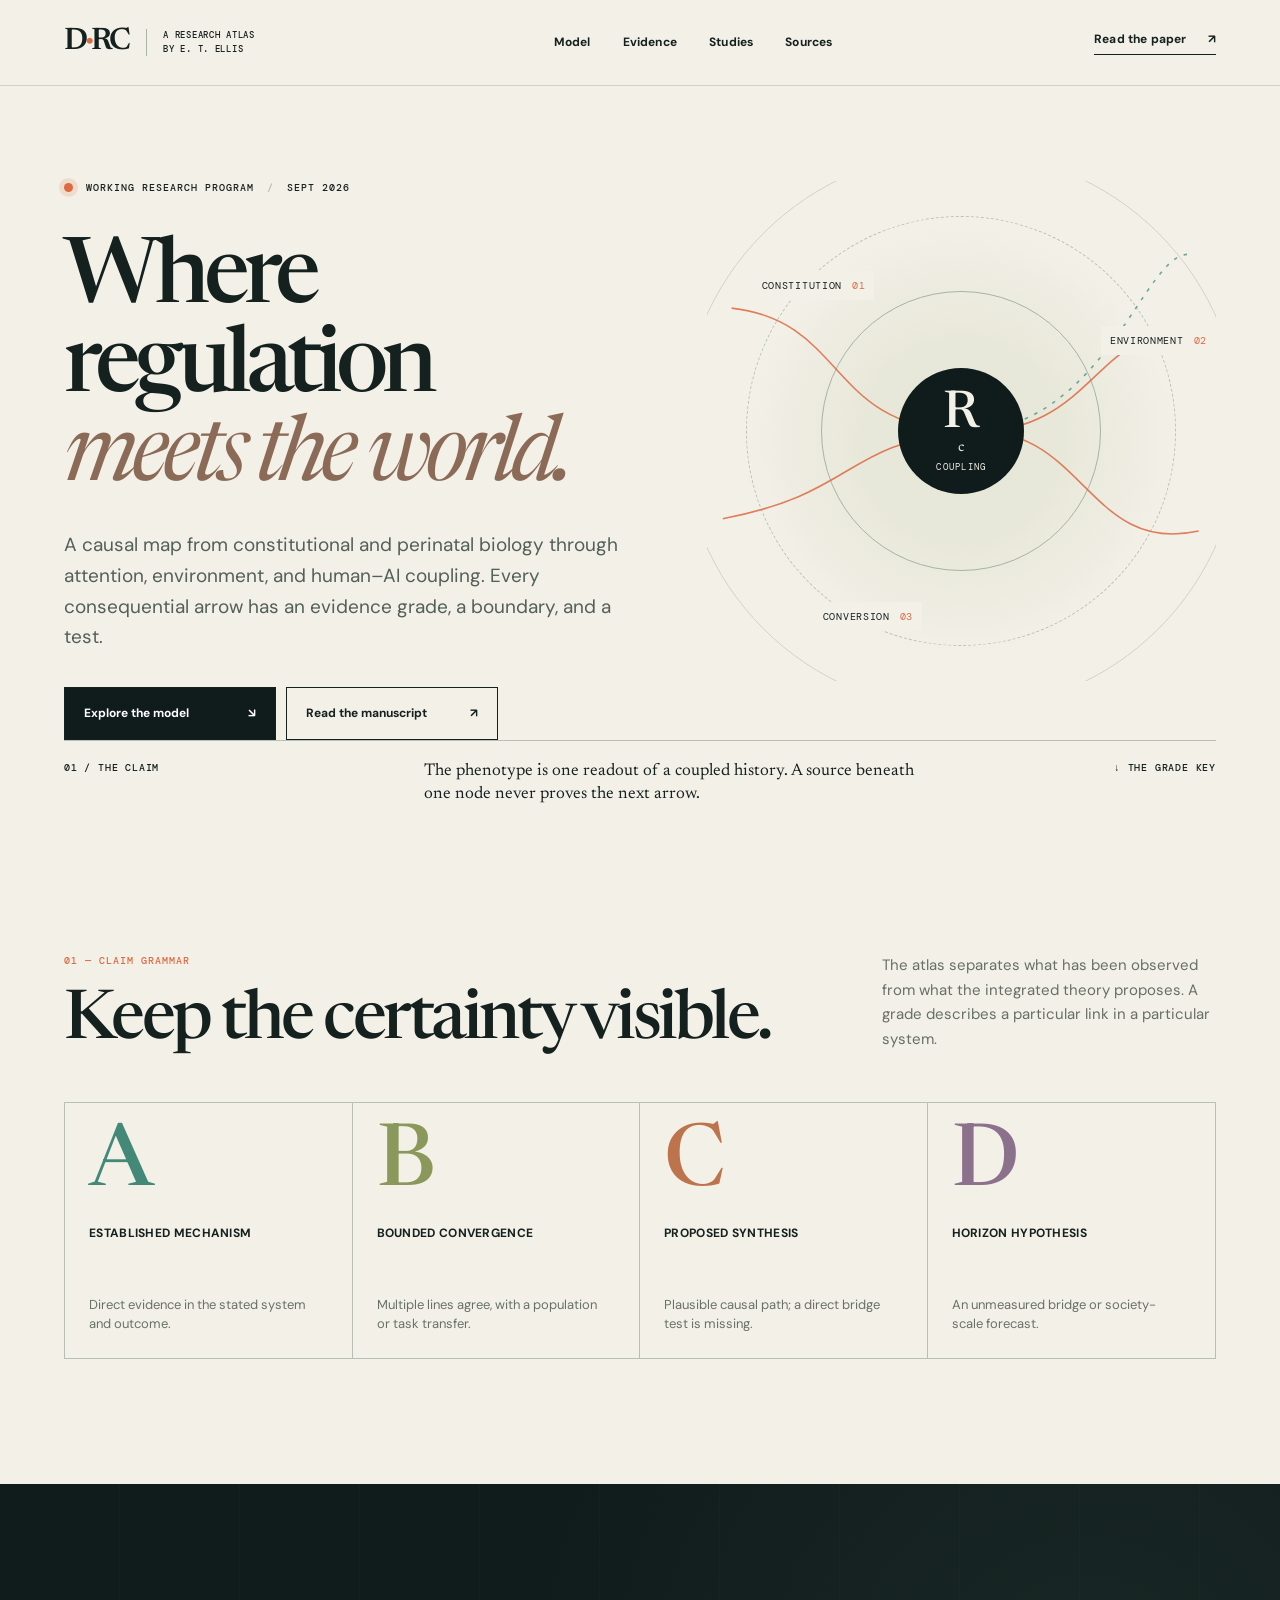
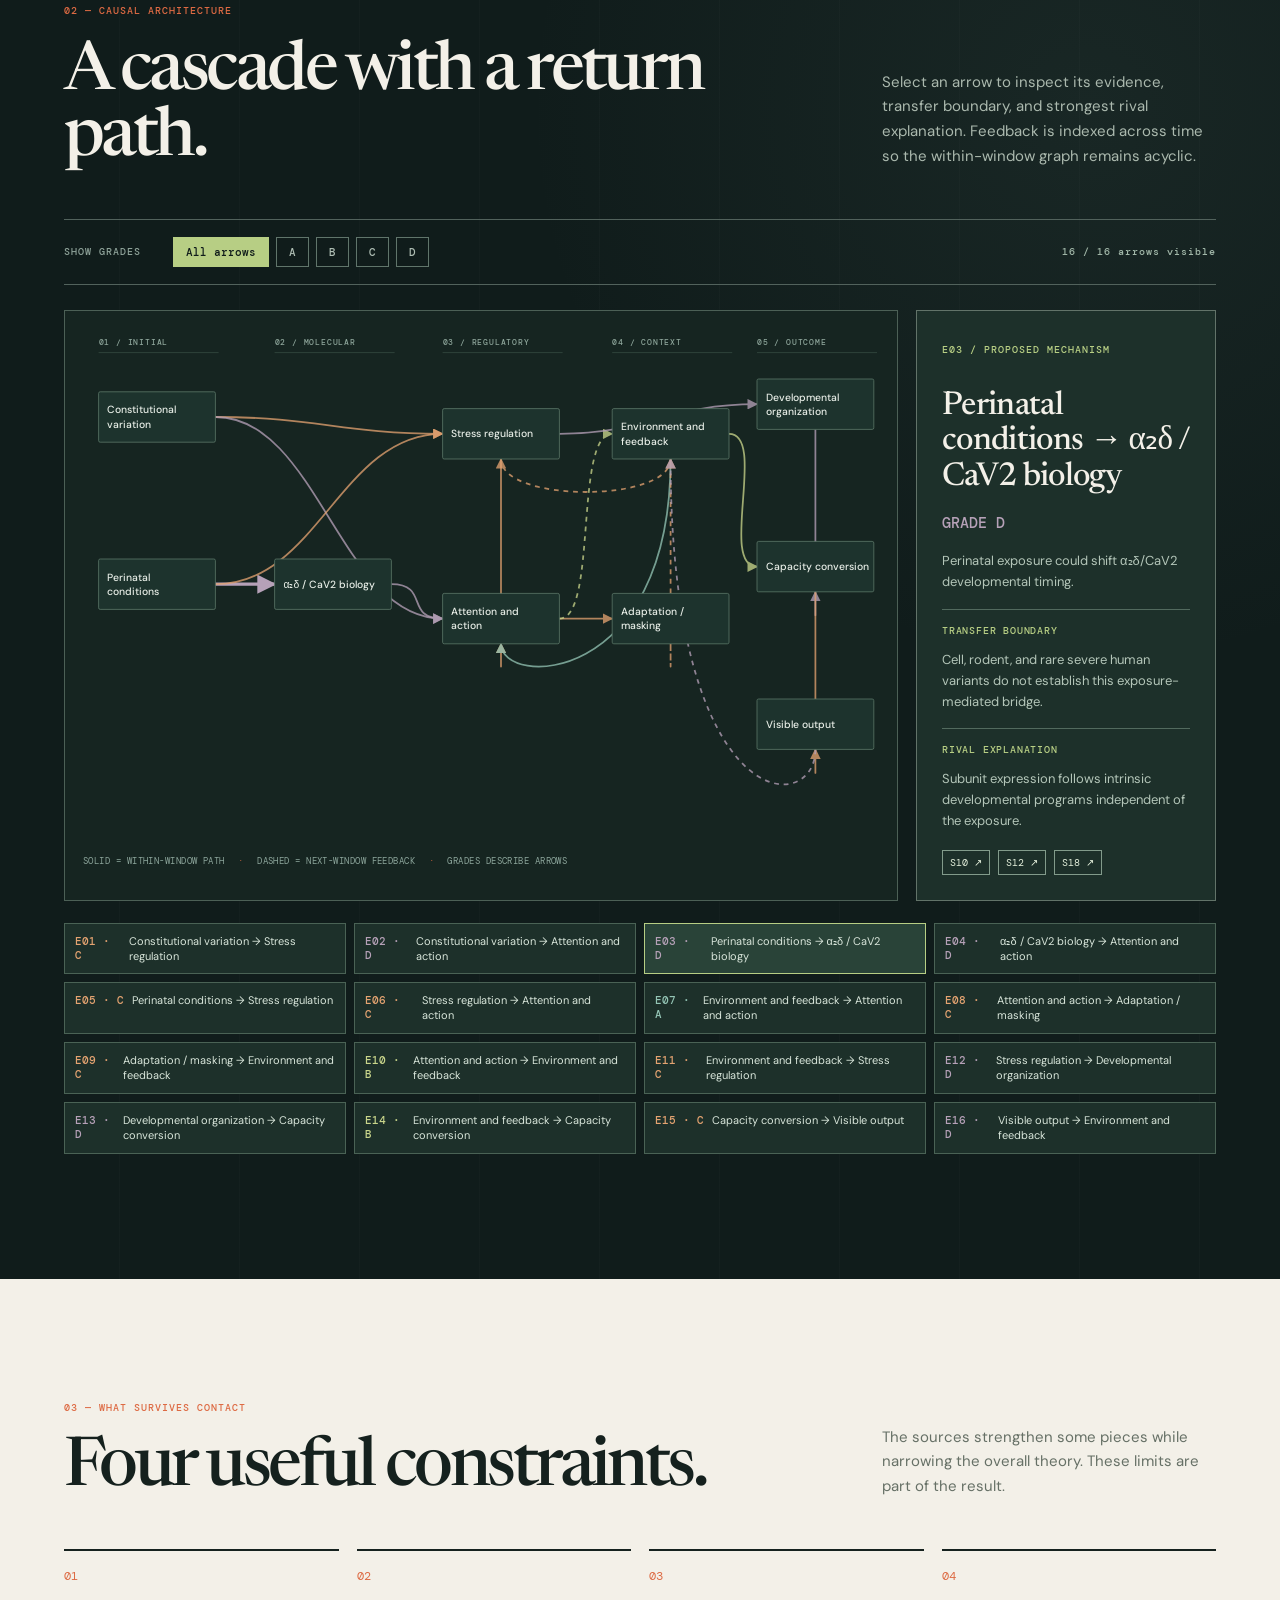
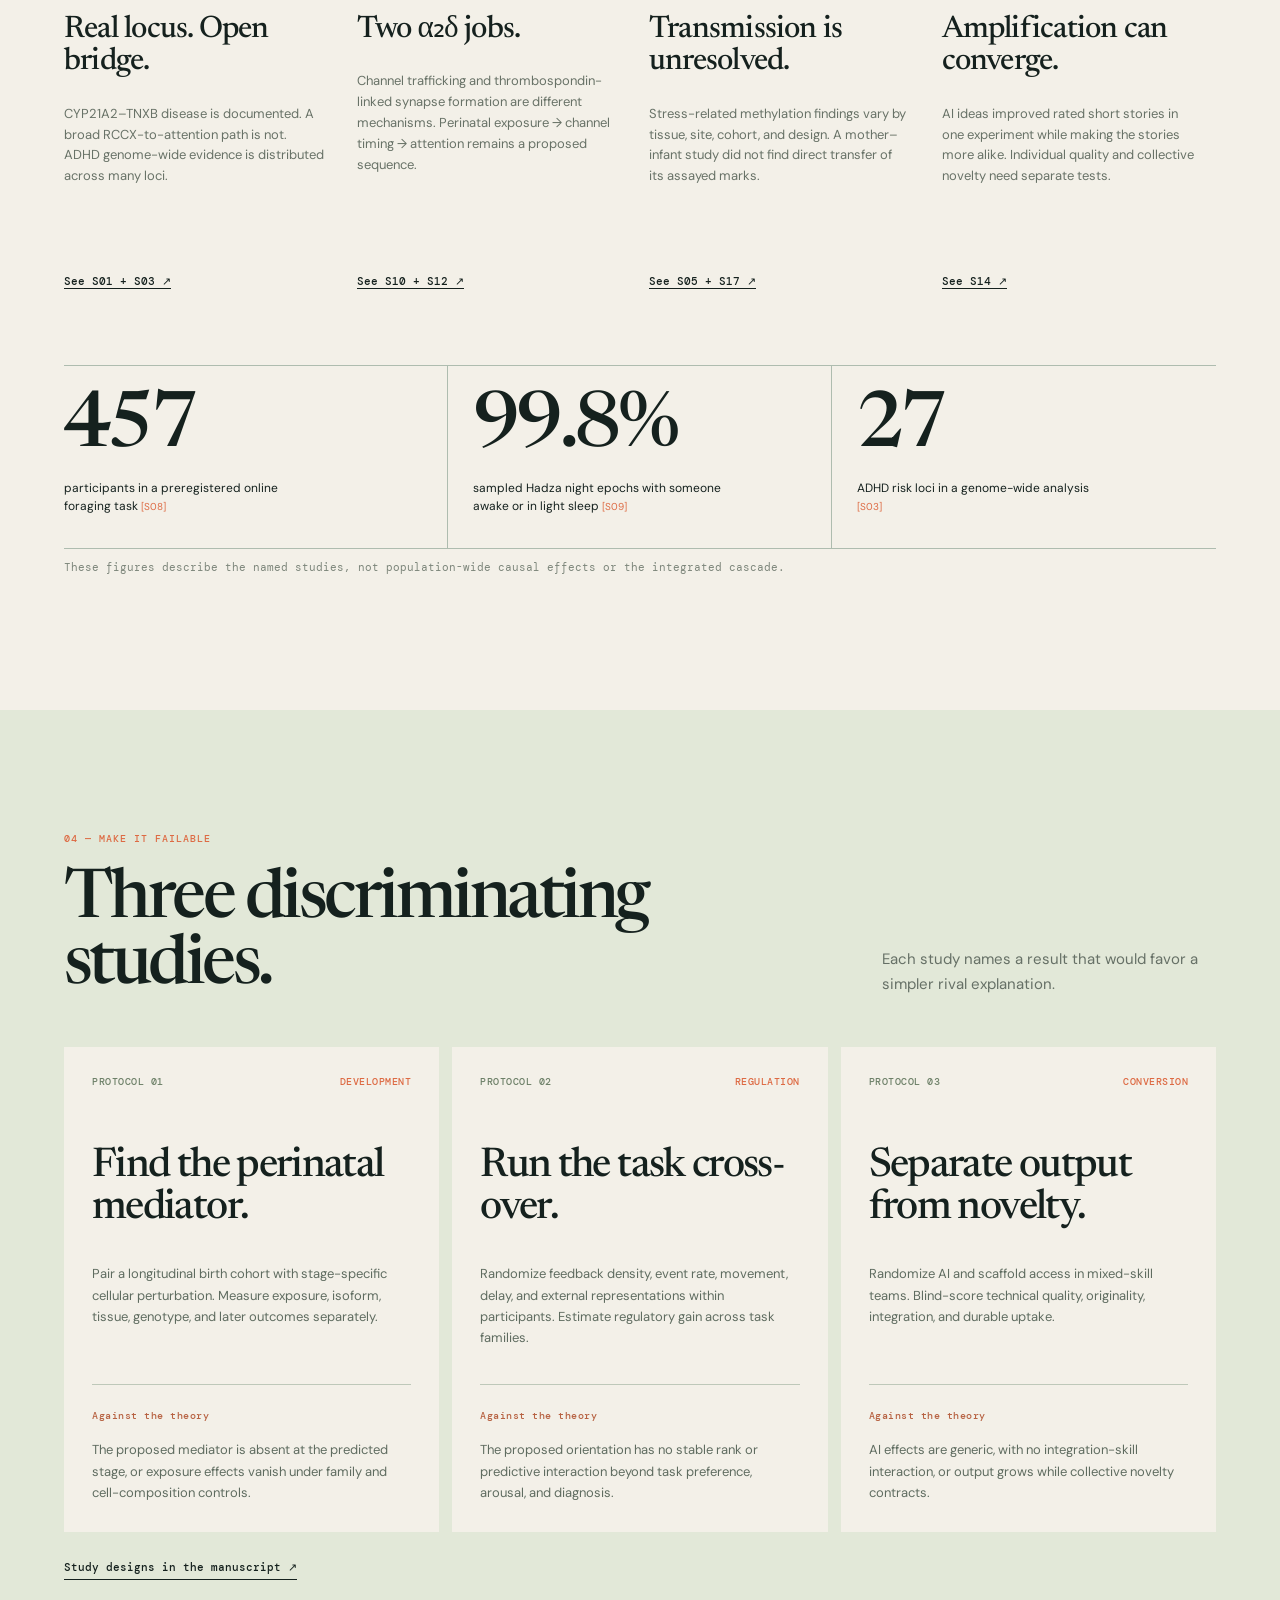
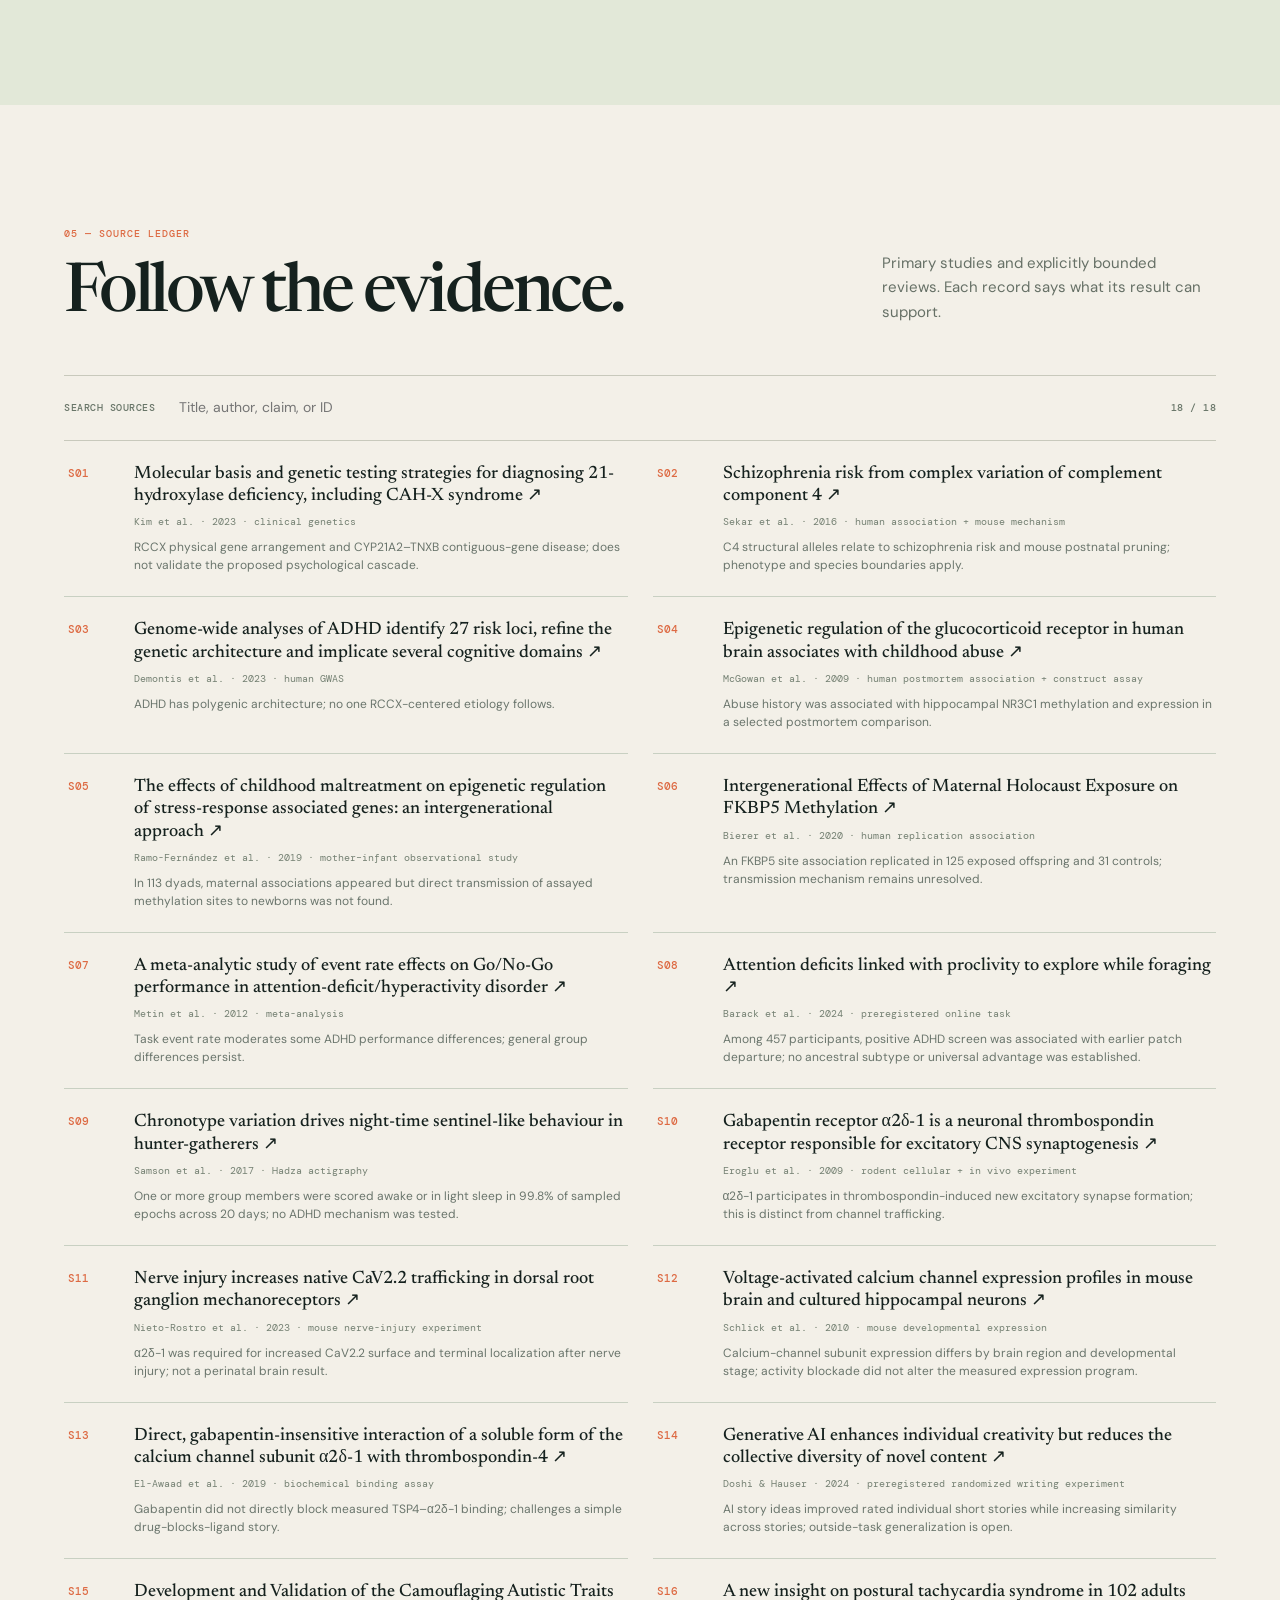
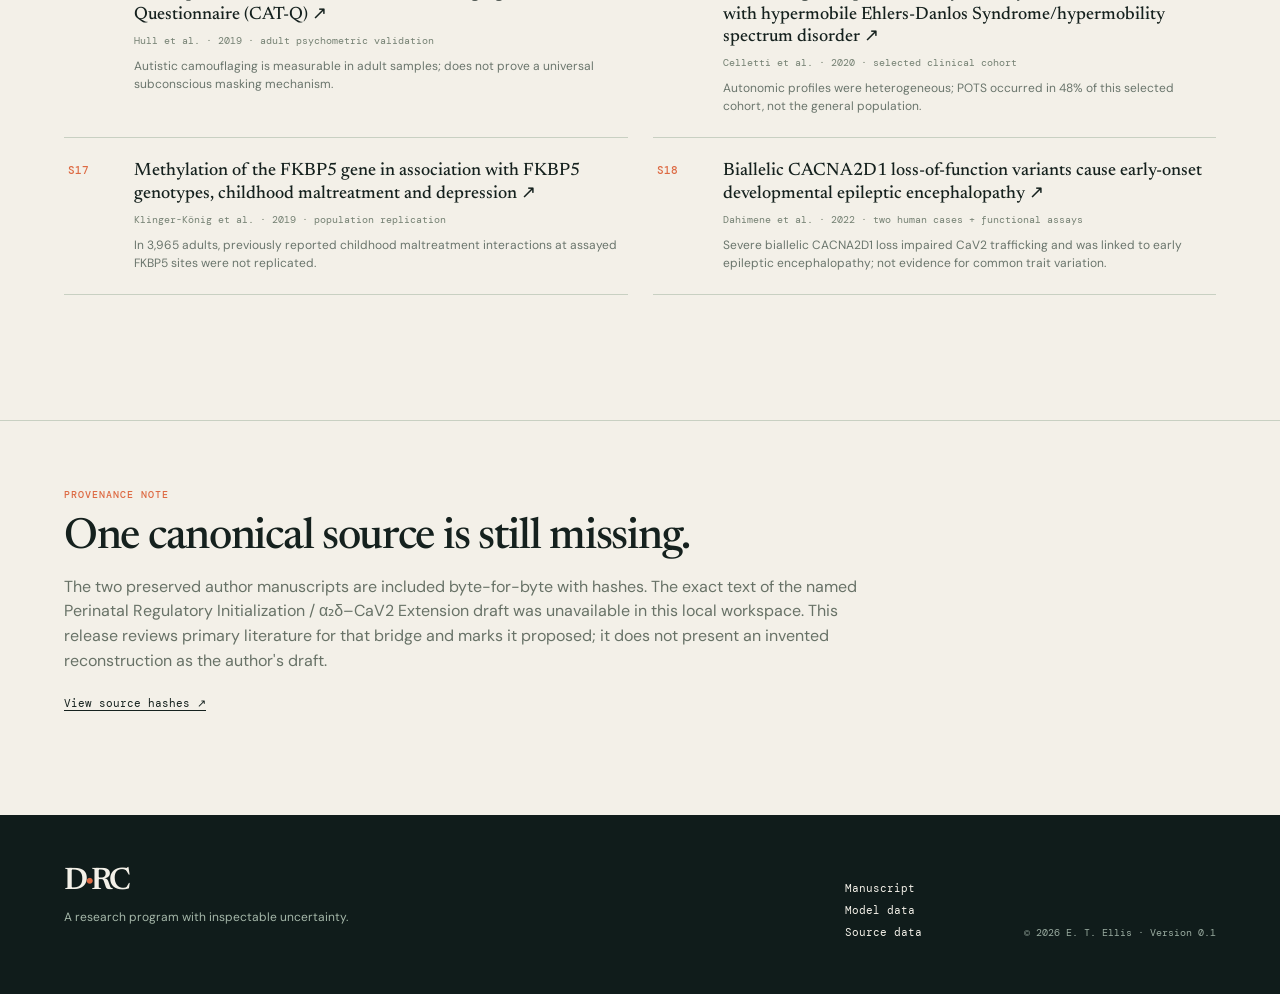
<file: docs/index.html>
<!doctype html>
<html lang="en">
<head>
  <meta charset="utf-8">
  <meta name="viewport" content="width=device-width, initial-scale=1">
  <meta name="theme-color" content="#101c1b">
  <meta name="description" content="DRC: a graded, source-linked research atlas of developmental regulatory coupling and the polymathic horizon.">
  <title>DRC — Developmental Regulatory Coupling</title>
  <link rel="preconnect" href="https://fonts.googleapis.com">
  <link rel="preconnect" href="https://fonts.gstatic.com" crossorigin>
  <link href="https://fonts.googleapis.com/css2?family=DM+Mono:wght@400;500&family=DM+Sans:wght@400;500;600;700&family=Newsreader:opsz,wght@6..72,400;6..72,500;6..72,600&display=swap" rel="stylesheet">
  <link rel="stylesheet" href="styles.css">
  <script defer src="app.js"></script>
</head>
<body>
  <a class="skip" href="#main">Skip to research</a>
  <header class="site-header">
    <a class="brand" href="#top" aria-label="DRC home"><span class="brand-mark">D<span class="brand-dot">•</span>RC</span><span class="brand-caption">A RESEARCH ATLAS<br>BY E. T. ELLIS</span></a>
    <nav aria-label="Primary"><a href="#model">Model</a><a href="#evidence">Evidence</a><a href="#studies">Studies</a><a href="#sources">Sources</a></nav>
    <a class="header-paper" href="paper.html">Read the paper <span aria-hidden="true">↗</span></a>
  </header>
  <main id="main">
    <section id="top" class="hero section-wrap">
      <div class="hero-left">
        <div class="eyebrow"><span class="pulse"></span> WORKING RESEARCH PROGRAM <span class="slash">/</span> SEPT 2026</div>
        <h1>Where regulation<br><em>meets the world.</em></h1>
        <p class="hero-deck">A causal map from constitutional and perinatal biology through attention, environment, and human–AI coupling. Every consequential arrow has an evidence grade, a boundary, and a test.</p>
        <div class="hero-actions"><a class="button primary" href="#model">Explore the model <span>↘</span></a><a class="button secondary" href="paper.html">Read the manuscript <span>↗</span></a></div>
      </div>
      <div class="hero-right" aria-label="A visual of multiple regulatory pathways converging and diverging">
        <div class="orbital orbital-one"></div><div class="orbital orbital-two"></div><div class="orbital orbital-three"></div>
        <div class="orbit-center">R<sub>c</sub><span>COUPLING</span></div>
        <div class="orbit-note note-one">CONSTITUTION <span>01</span></div><div class="orbit-note note-two">ENVIRONMENT <span>02</span></div><div class="orbit-note note-three">CONVERSION <span>03</span></div>
        <svg class="hero-lines" viewBox="0 0 580 500" aria-hidden="true"><path d="M28 110 C160 125 136 245 292 251 S439 120 560 142"/><path d="M18 350 C172 320 154 265 292 251 S431 392 560 364"/><path class="dashed" d="M292 251 C454 251 499 42 550 49"/></svg>
      </div>
      <div class="hero-bottom"><span>01 / THE CLAIM</span><p>The phenotype is one readout of a coupled history. A source beneath one node never proves the next arrow.</p><a href="#grammar">↓ THE GRADE KEY</a></div>
    </section>

    <section id="grammar" class="grammar section-wrap">
      <div class="section-heading"><div><span class="index">01 — CLAIM GRAMMAR</span><h2>Keep the certainty visible.</h2></div><p>The atlas separates what has been observed from what the integrated theory proposes. A grade describes a particular link in a particular system.</p></div>
      <div class="grade-grid">
        <article class="grade-card" data-grade="A"><span class="grade-letter">A</span><span class="grade-name">Established mechanism</span><p>Direct evidence in the stated system and outcome.</p></article>
        <article class="grade-card" data-grade="B"><span class="grade-letter">B</span><span class="grade-name">Bounded convergence</span><p>Multiple lines agree, with a population or task transfer.</p></article>
        <article class="grade-card" data-grade="C"><span class="grade-letter">C</span><span class="grade-name">Proposed synthesis</span><p>Plausible causal path; a direct bridge test is missing.</p></article>
        <article class="grade-card" data-grade="D"><span class="grade-letter">D</span><span class="grade-name">Horizon hypothesis</span><p>An unmeasured bridge or society-scale forecast.</p></article>
      </div>
    </section>

    <section id="model" class="model-section">
      <div class="section-wrap"><div class="section-heading light"><div><span class="index">02 — CAUSAL ARCHITECTURE</span><h2>A cascade with a return path.</h2></div><p>Select an arrow to inspect its evidence, transfer boundary, and strongest rival explanation. Feedback is indexed across time so the within-window graph remains acyclic.</p></div>
      <div class="model-tools"><div class="filter-label">SHOW GRADES</div><div class="filter-group" role="group" aria-label="Filter arrows by evidence grade"><button class="filter active" data-filter="all" aria-pressed="true">All arrows</button><button class="filter" data-filter="A" aria-pressed="false">A</button><button class="filter" data-filter="B" aria-pressed="false">B</button><button class="filter" data-filter="C" aria-pressed="false">C</button><button class="filter" data-filter="D" aria-pressed="false">D</button></div><div class="model-count" id="model-count"></div></div>
      <div class="model-layout"><div class="graph-scroll"><div class="swipe-hint">SWIPE THE GRAPH TO FOLLOW THE PATH →</div><svg id="graph" role="img" aria-label="Interactive time-indexed causal map; arrow details appear beside it" viewBox="0 0 1040 680"></svg><div class="graph-foot">SOLID = WITHIN-WINDOW PATH <span>·</span> DASHED = NEXT-WINDOW FEEDBACK <span>·</span> GRADES DESCRIBE ARROWS</div></div><aside class="edge-detail" id="edge-detail" aria-live="polite"><span class="detail-kicker">SELECT AN ARROW</span><h3>Inspect the bridge.</h3><p>Every link carries its own source and limit. Select a colored path or an arrow in the list below.</p></aside></div>
      <div class="edge-list" id="edge-list" aria-label="Causal arrow list"></div></div>
    </section>

    <section id="evidence" class="evidence section-wrap"><div class="section-heading"><div><span class="index">03 — WHAT SURVIVES CONTACT</span><h2>Four useful constraints.</h2></div><p>The sources strengthen some pieces while narrowing the overall theory. These limits are part of the result.</p></div>
      <div class="constraint-grid">
        <article><span class="constraint-n">01</span><h3>Real locus. Open bridge.</h3><p>CYP21A2–TNXB disease is documented. A broad RCCX-to-attention path is not. ADHD genome-wide evidence is distributed across many loci.</p><a href="#sources" data-source="S01">See S01 + S03 ↗</a></article>
        <article><span class="constraint-n">02</span><h3>Two α₂δ jobs.</h3><p>Channel trafficking and thrombospondin-linked synapse formation are different mechanisms. Perinatal exposure → channel timing → attention remains a proposed sequence.</p><a href="#sources" data-source="S10">See S10 + S12 ↗</a></article>
        <article><span class="constraint-n">03</span><h3>Transmission is unresolved.</h3><p>Stress-related methylation findings vary by tissue, site, cohort, and design. A mother–infant study did not find direct transfer of its assayed marks.</p><a href="#sources" data-source="S05">See S05 + S17 ↗</a></article>
        <article><span class="constraint-n">04</span><h3>Amplification can converge.</h3><p>AI ideas improved rated short stories in one experiment while making the stories more alike. Individual quality and collective novelty need separate tests.</p><a href="#sources" data-source="S14">See S14 ↗</a></article>
      </div>
      <div class="numbers"><div><strong>457</strong><span>participants in a preregistered online foraging task <small>[S08]</small></span></div><div><strong>99.8%</strong><span>sampled Hadza night epochs with someone awake or in light sleep <small>[S09]</small></span></div><div><strong>27</strong><span>ADHD risk loci in a genome-wide analysis <small>[S03]</small></span></div></div>
      <p class="numbers-note">These figures describe the named studies, not population-wide causal effects or the integrated cascade.</p>
    </section>

    <section id="studies" class="studies"><div class="section-wrap"><div class="section-heading"><div><span class="index">04 — MAKE IT FAILABLE</span><h2>Three discriminating studies.</h2></div><p>Each study names a result that would favor a simpler rival explanation.</p></div><div class="study-grid"><article><span>PROTOCOL 01 <i>DEVELOPMENT</i></span><h3>Find the perinatal mediator.</h3><p>Pair a longitudinal birth cohort with stage-specific cellular perturbation. Measure exposure, isoform, tissue, genotype, and later outcomes separately.</p><div><b>Against the theory</b><p>The proposed mediator is absent at the predicted stage, or exposure effects vanish under family and cell-composition controls.</p></div></article><article><span>PROTOCOL 02 <i>REGULATION</i></span><h3>Run the task cross-over.</h3><p>Randomize feedback density, event rate, movement, delay, and external representations within participants. Estimate regulatory gain across task families.</p><div><b>Against the theory</b><p>The proposed orientation has no stable rank or predictive interaction beyond task preference, arousal, and diagnosis.</p></div></article><article><span>PROTOCOL 03 <i>CONVERSION</i></span><h3>Separate output from novelty.</h3><p>Randomize AI and scaffold access in mixed-skill teams. Blind-score technical quality, originality, integration, and durable uptake.</p><div><b>Against the theory</b><p>AI effects are generic, with no integration-skill interaction, or output grows while collective novelty contracts.</p></div></article></div><a class="text-link" href="paper.html#minimum-discriminating-studies">Study designs in the manuscript ↗</a></div></section>

    <section id="sources" class="sources section-wrap"><div class="section-heading"><div><span class="index">05 — SOURCE LEDGER</span><h2>Follow the evidence.</h2></div><p>Primary studies and explicitly bounded reviews. Each record says what its result can support.</p></div><div class="source-bar"><label for="source-search">SEARCH SOURCES</label><input id="source-search" type="search" placeholder="Title, author, claim, or ID" autocomplete="off"><span id="source-count"></span></div><div class="source-list" id="source-list"></div></section>

    <section class="source-gap section-wrap"><span class="index">PROVENANCE NOTE</span><h2>One canonical source is still missing.</h2><p>The two preserved author manuscripts are included byte-for-byte with hashes. The exact text of the named Perinatal Regulatory Initialization / α₂δ–CaV2 Extension draft was unavailable in this local workspace. This release reviews primary literature for that bridge and marks it proposed; it does not present an invented reconstruction as the author's draft.</p><a href="SHA256SUMS">View source hashes ↗</a></section>
  </main>
  <footer><div class="section-wrap"><div><span class="brand-mark">D<span class="brand-dot">•</span>RC</span><p>A research program with inspectable uncertainty.</p></div><div><a href="paper.html">Manuscript</a><a href="data/model.json">Model data</a><a href="data/sources.json">Source data</a></div><small>© 2026 E. T. Ellis · Version 0.1</small></div></footer>
</body>
</html>
</file>
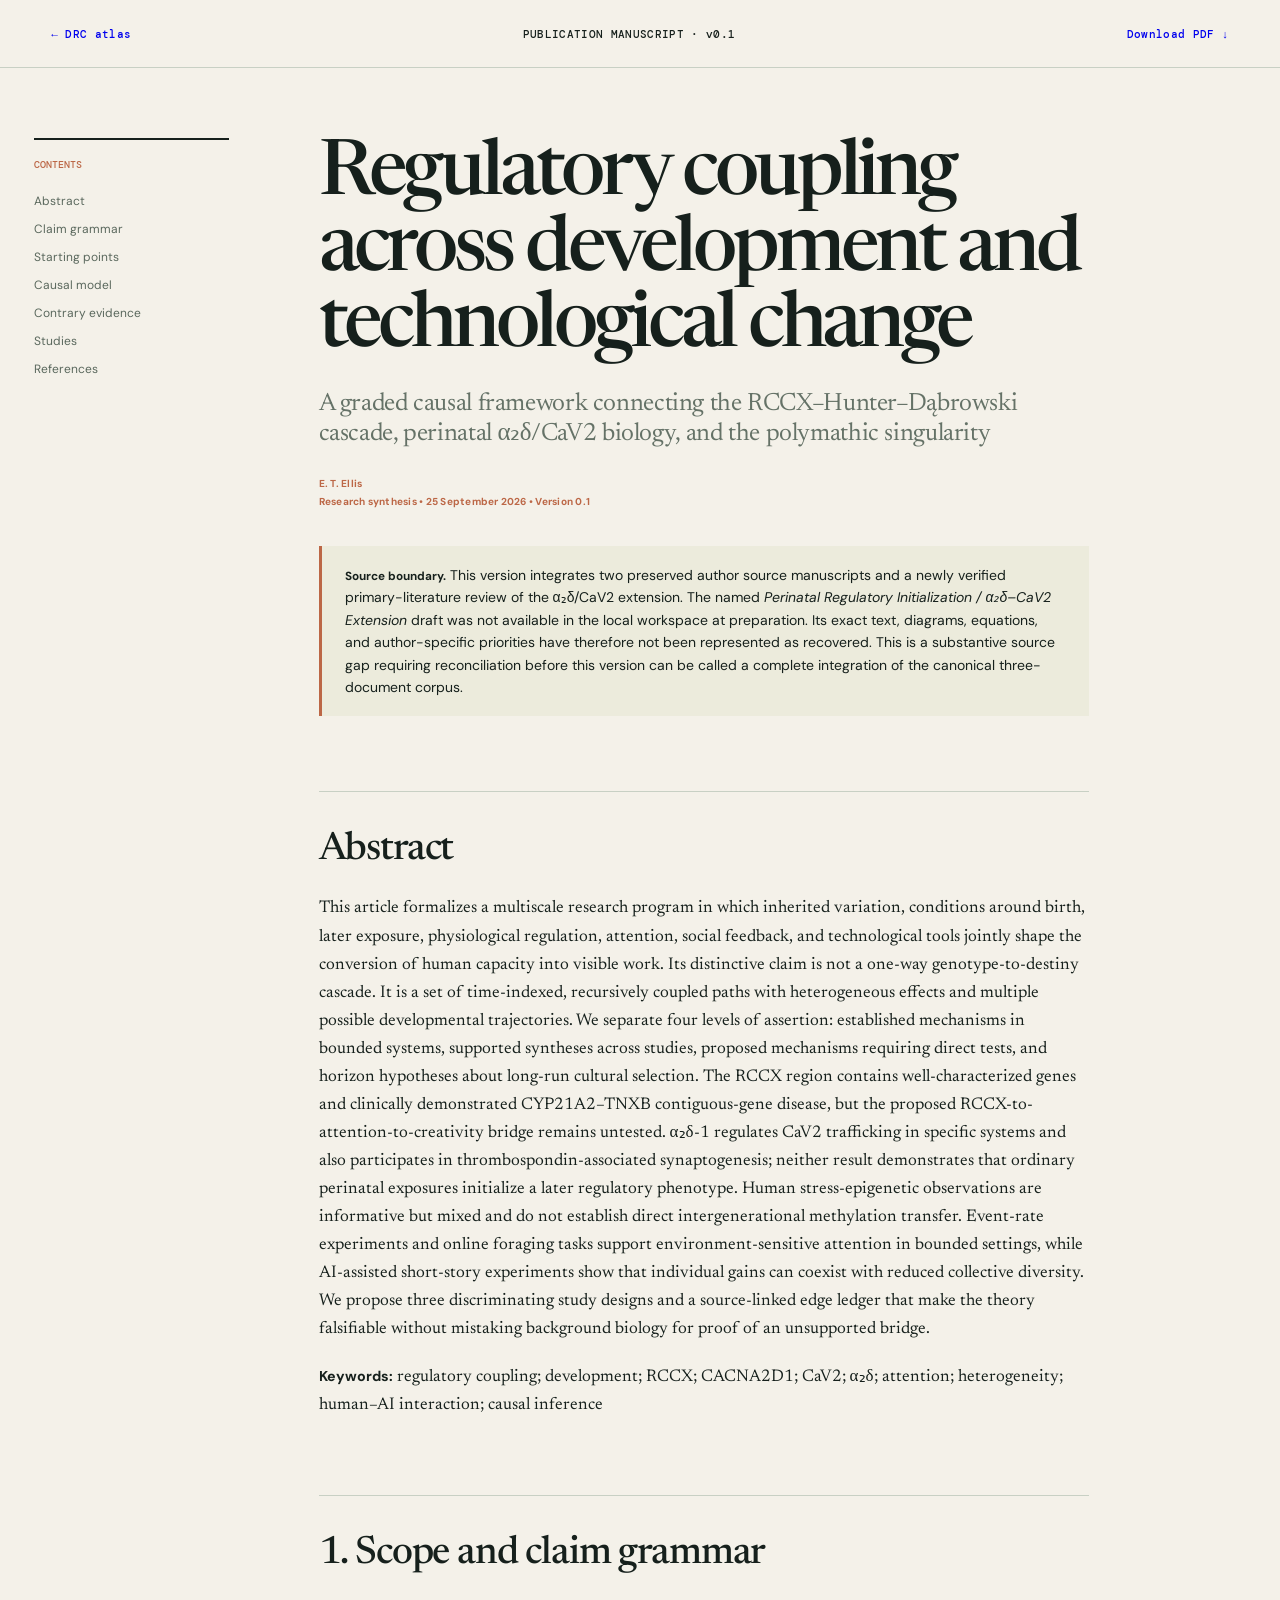
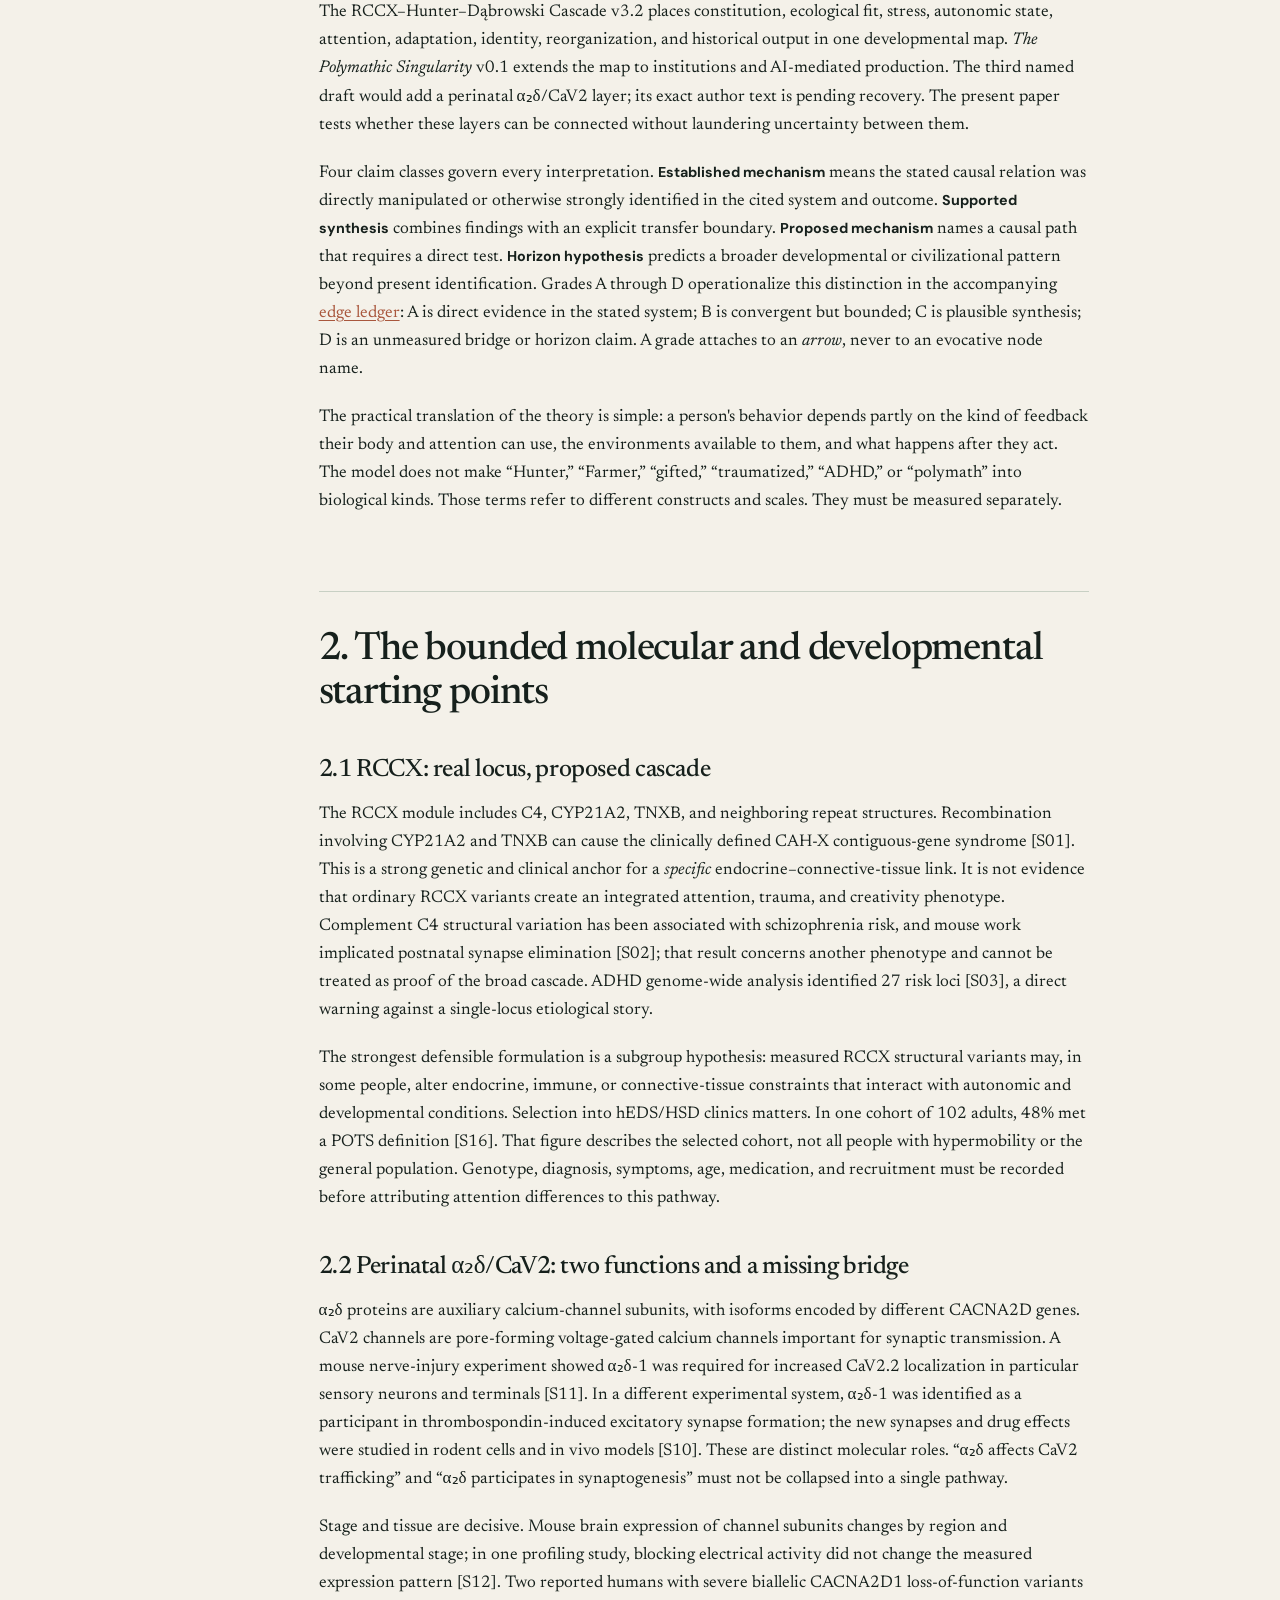
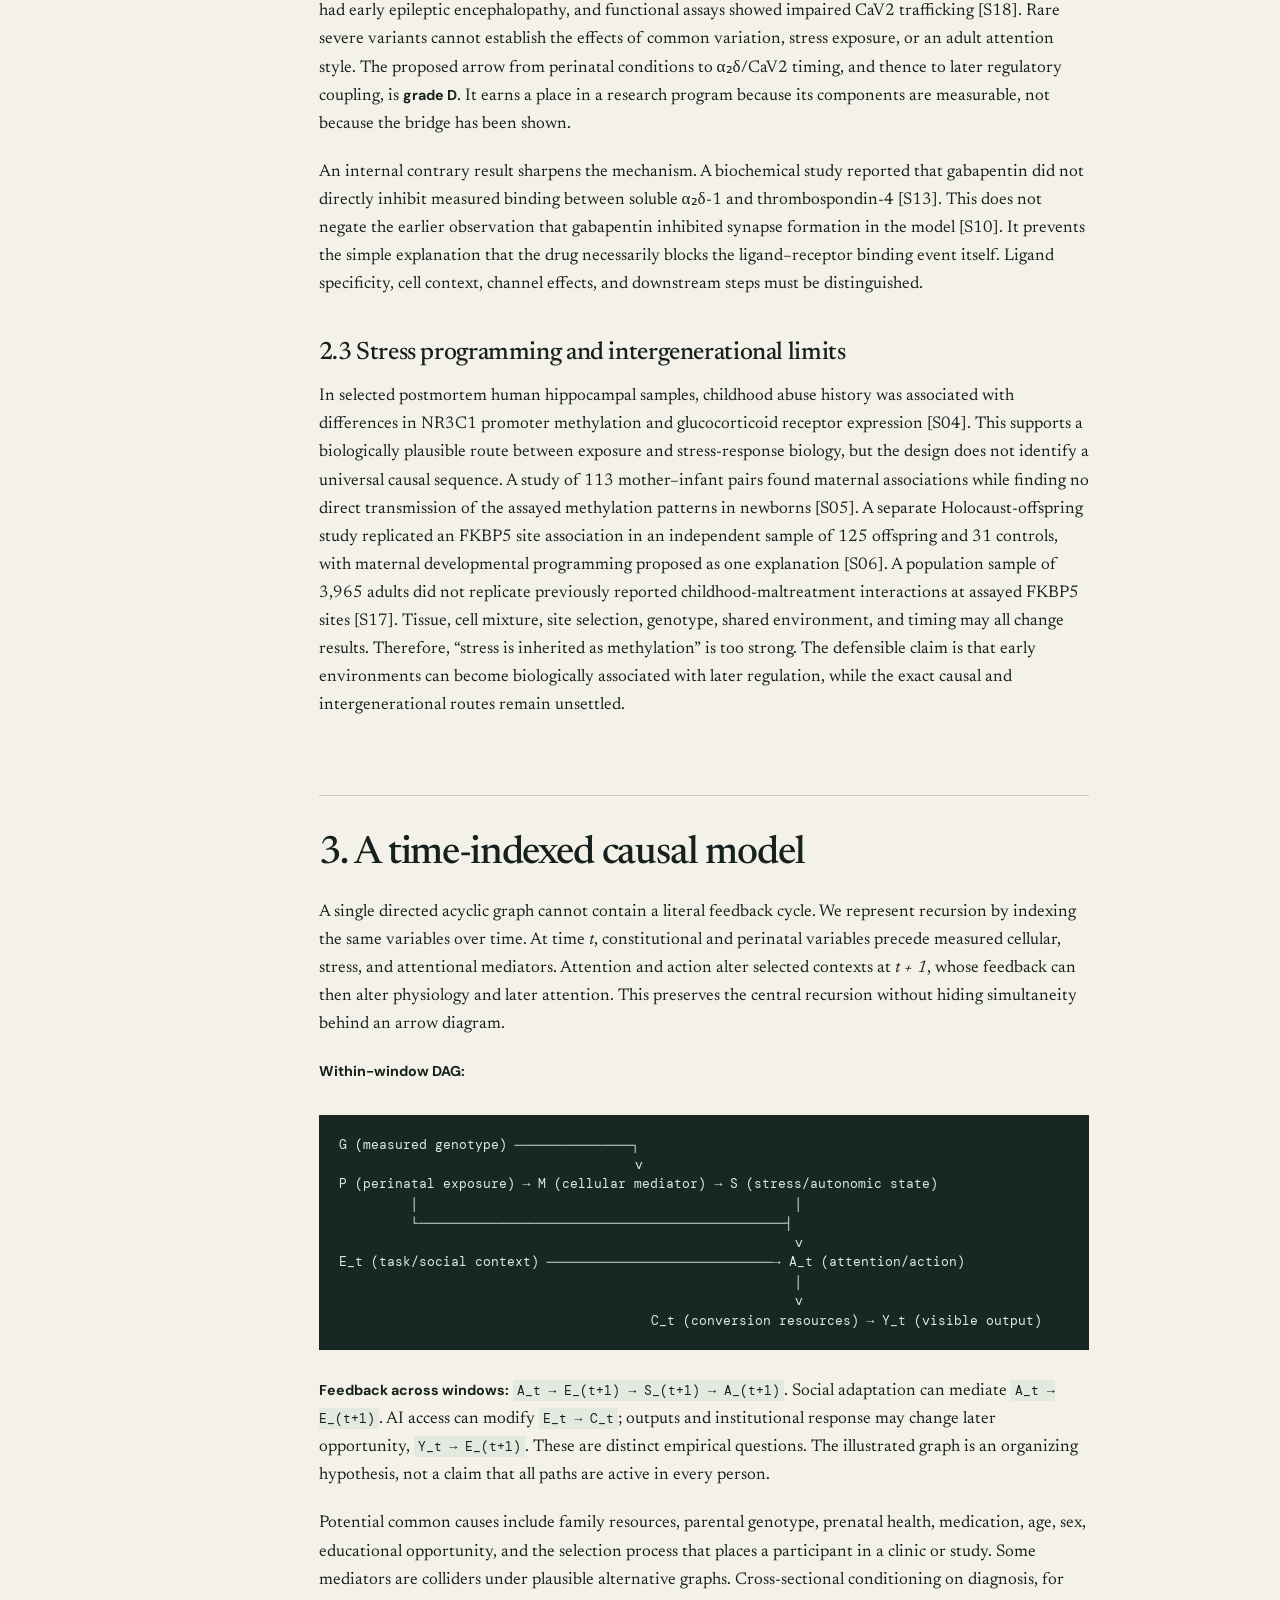
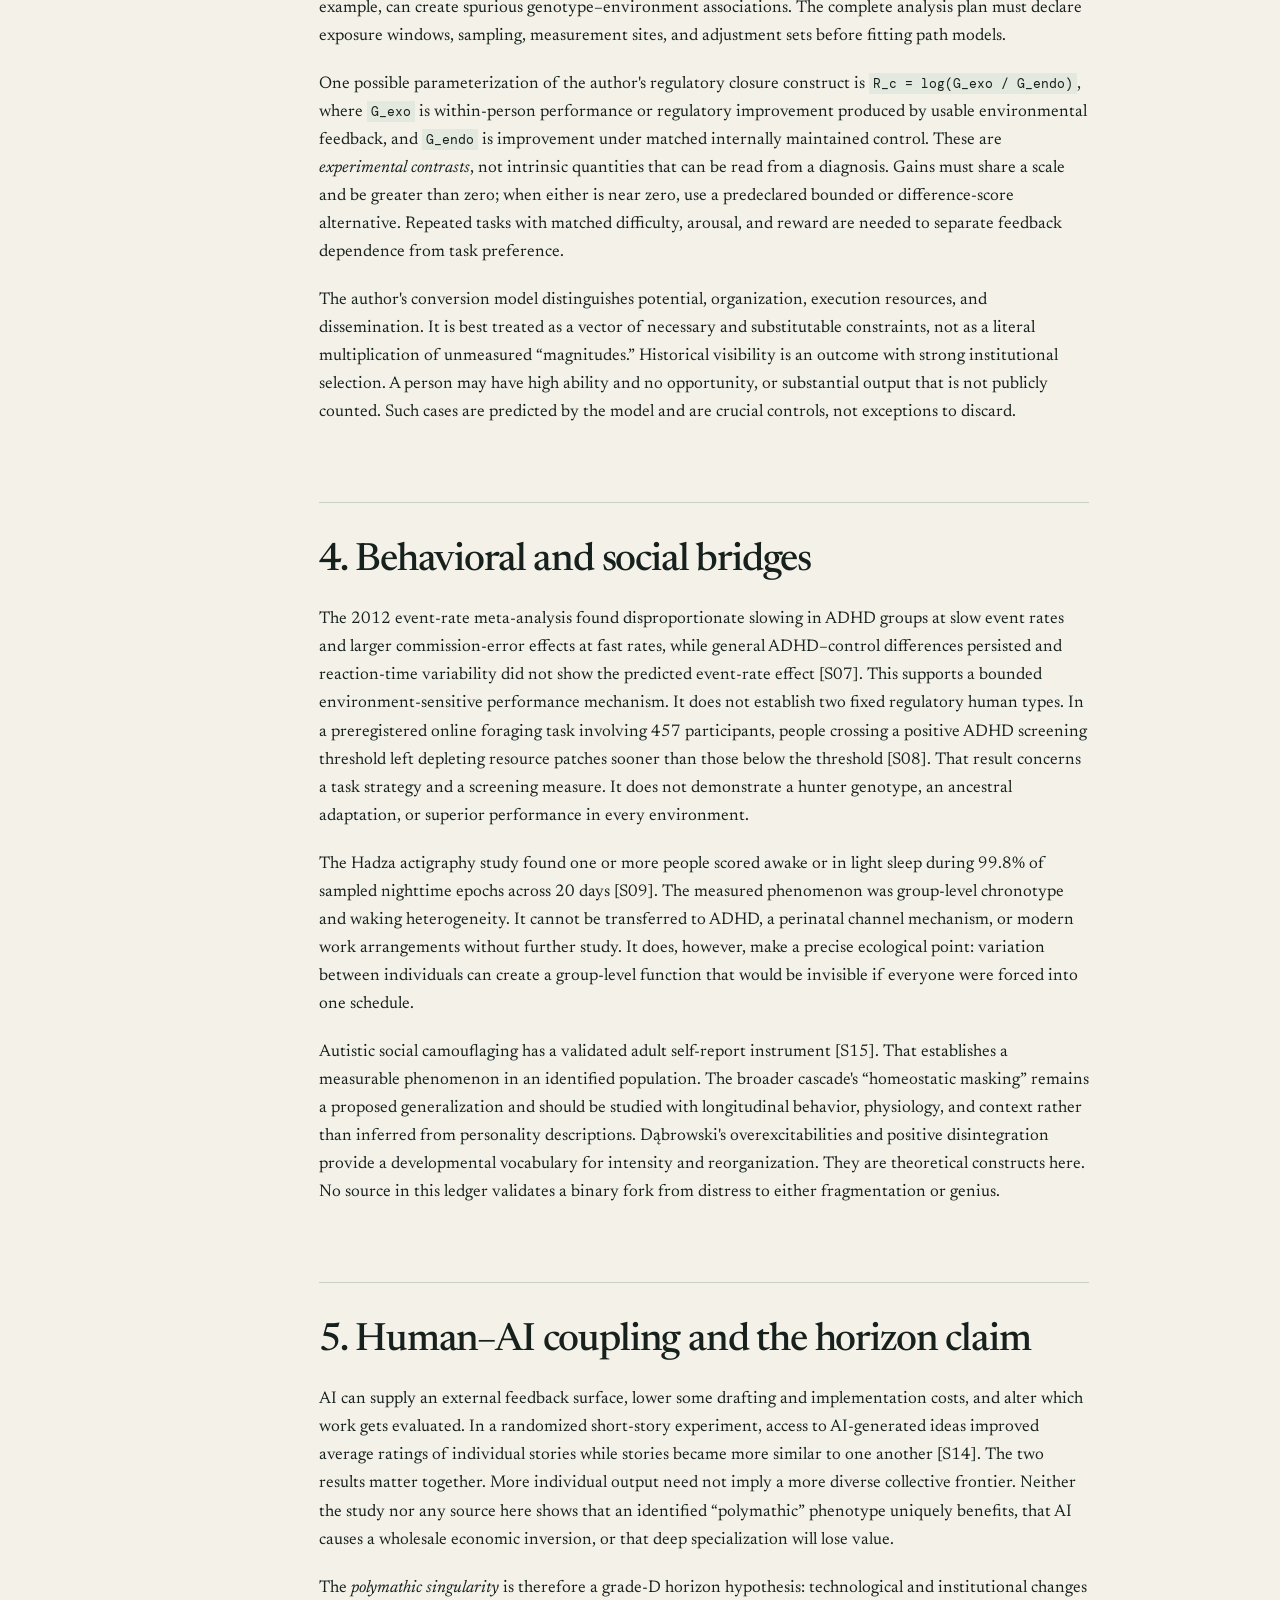
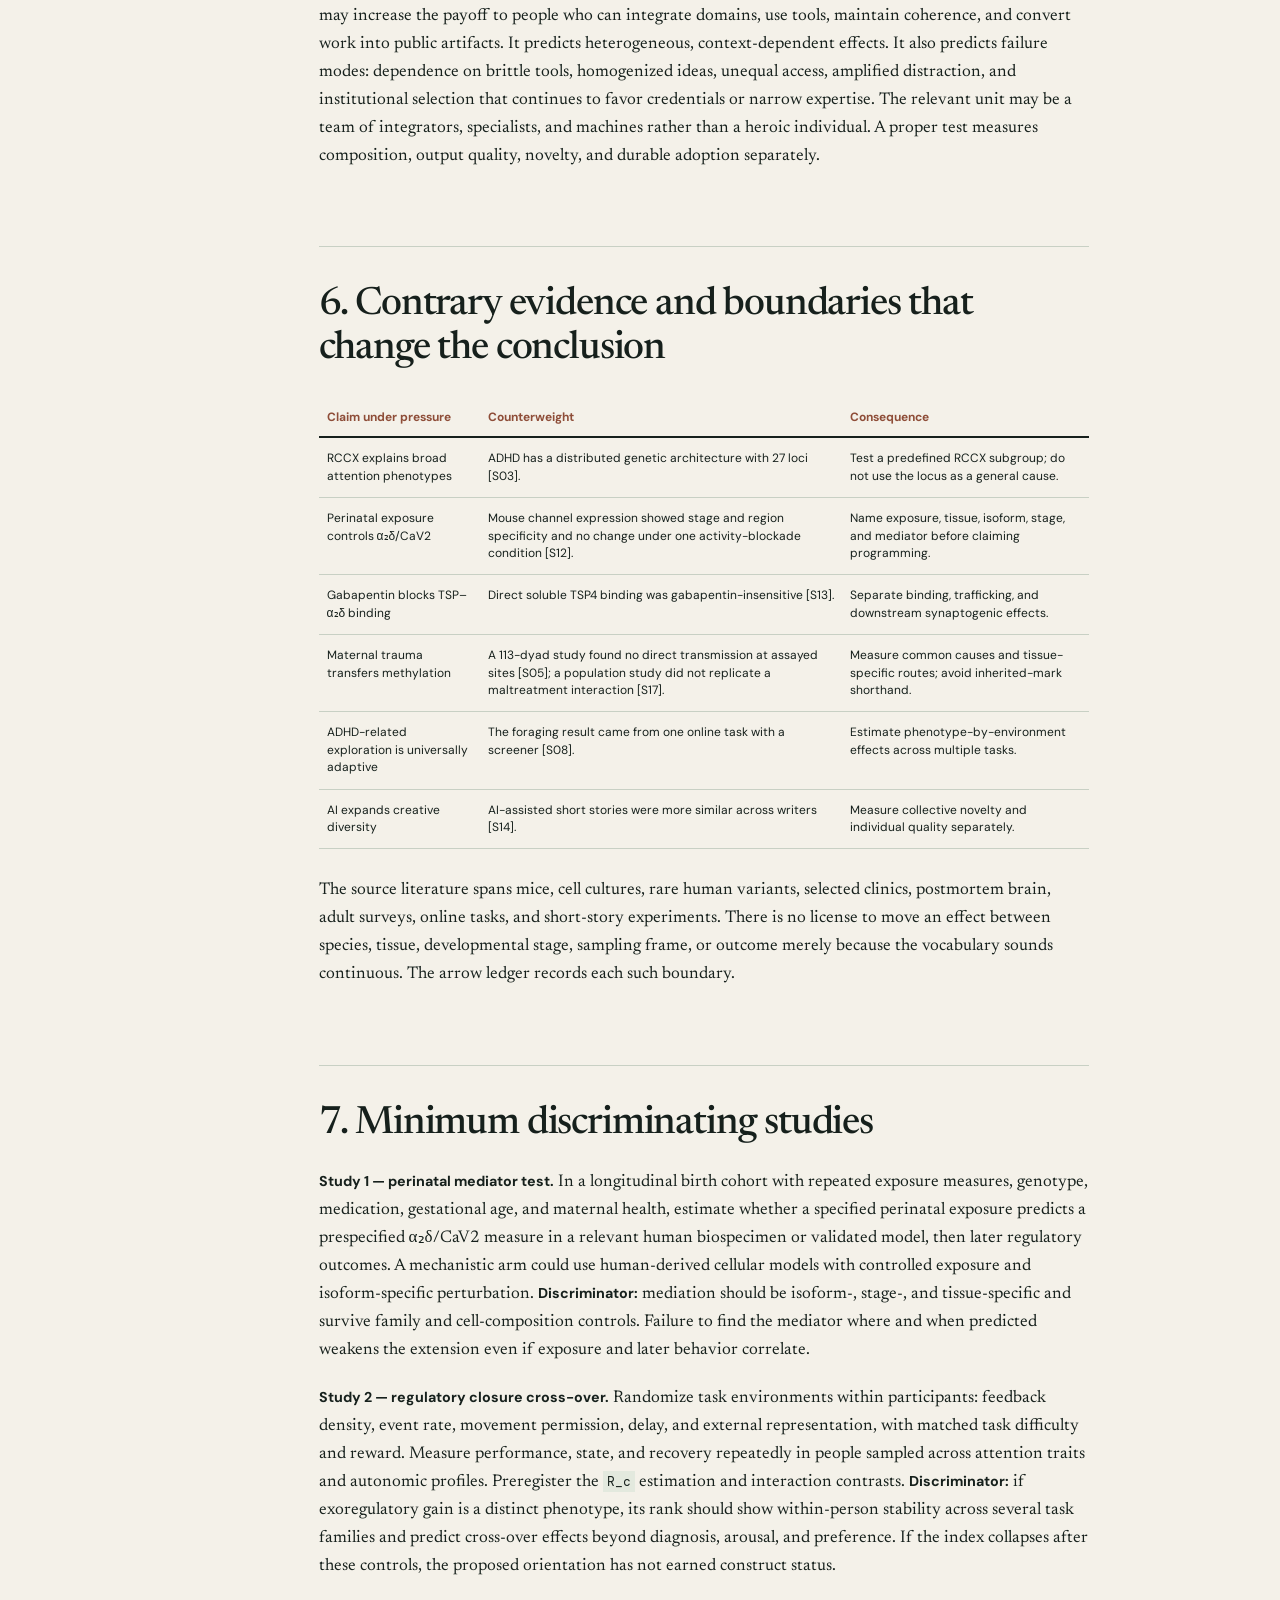
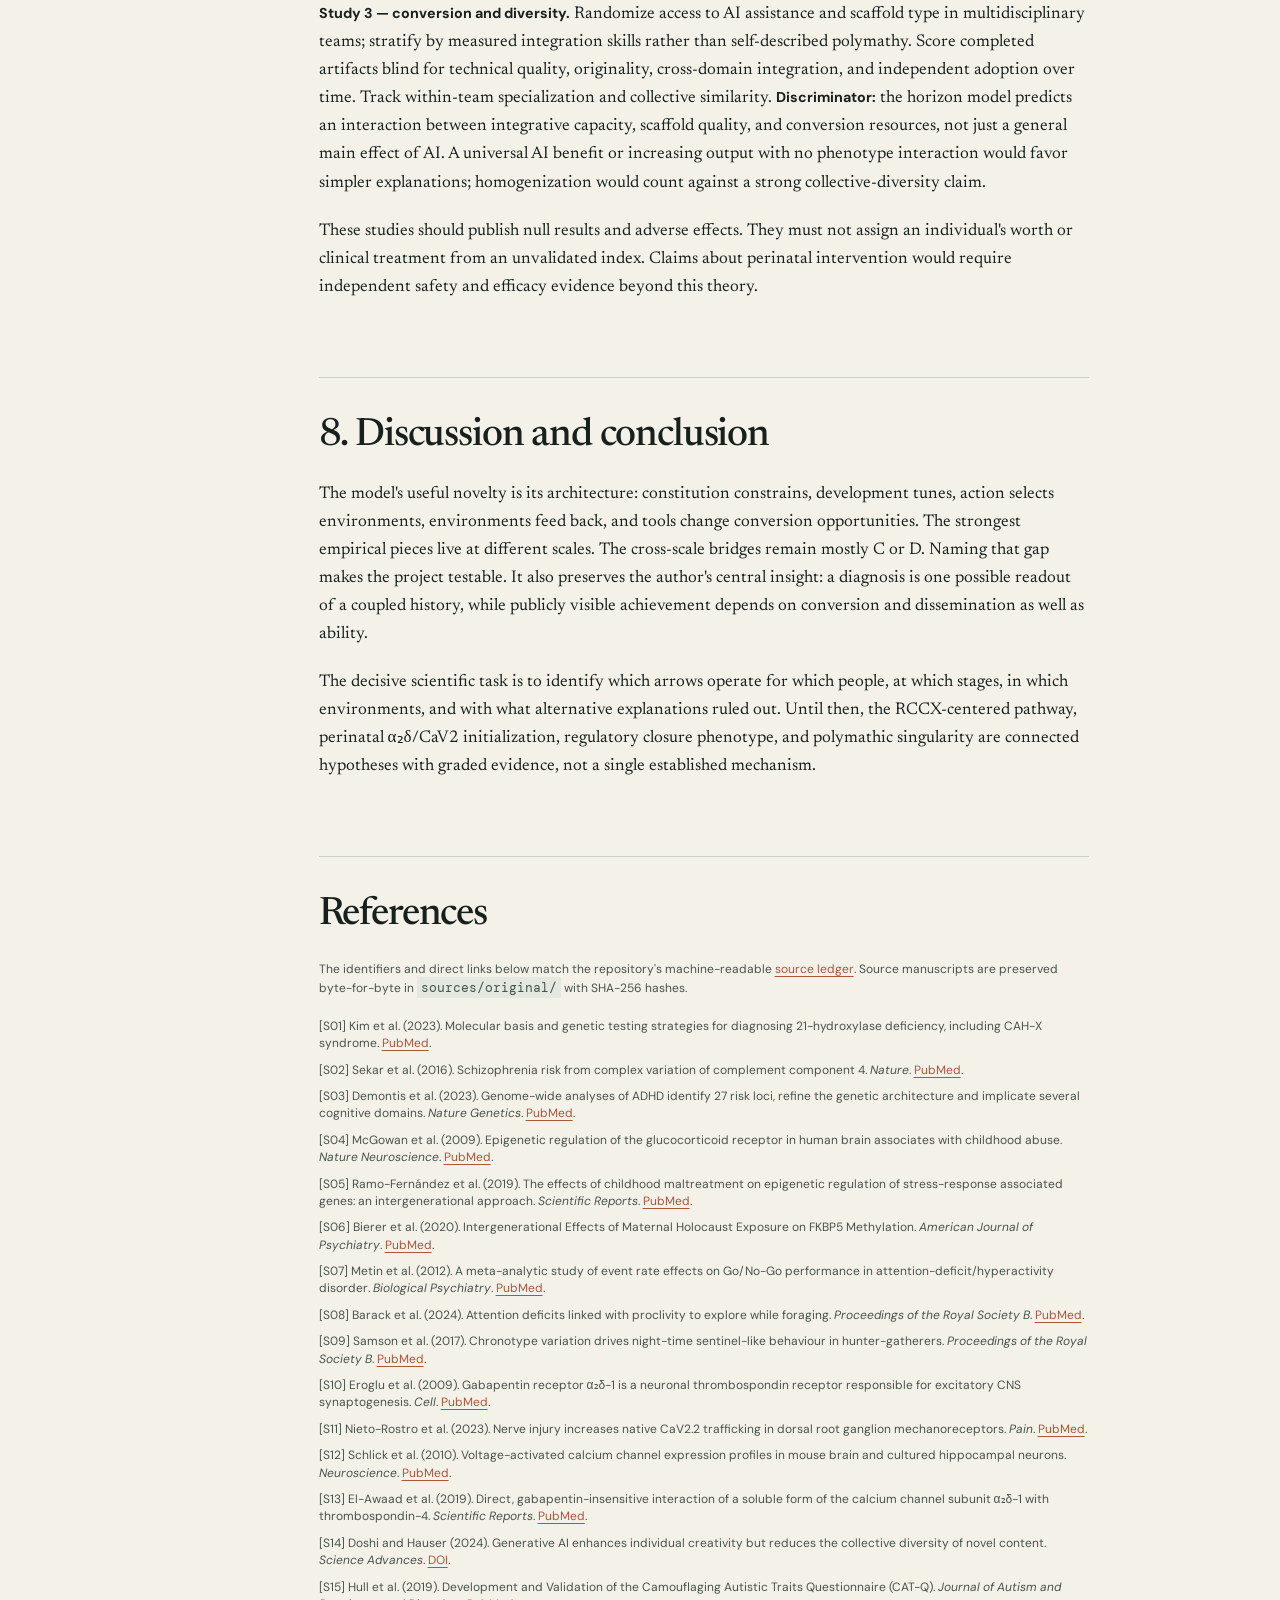
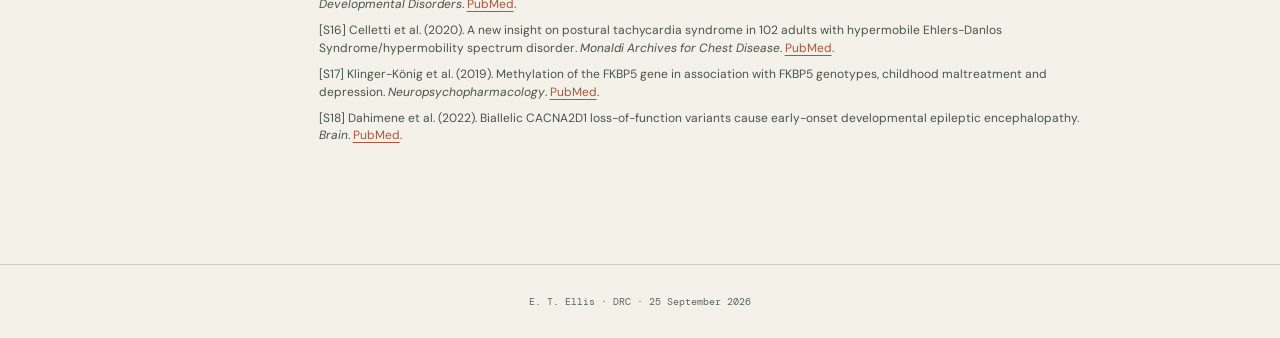
<file: docs/paper.html>
<!doctype html>
<html lang="en"><head><meta charset="utf-8"><meta name="viewport" content="width=device-width, initial-scale=1">
<meta name="description" content="Publication manuscript for the DRC developmental regulatory coupling research program.">
<title>Regulatory coupling across development and technological change — E. T. Ellis</title>
<link rel="preconnect" href="https://fonts.googleapis.com"><link rel="preconnect" href="https://fonts.gstatic.com" crossorigin>
<link href="https://fonts.googleapis.com/css2?family=DM+Mono:wght@400;500&family=DM+Sans:wght@400;500;600&family=Newsreader:opsz,wght@6..72,400;6..72,500;6..72,600&display=swap" rel="stylesheet">
<link rel="stylesheet" href="paper.css"></head><body>
<header class="paper-nav"><a href="index.html">← DRC atlas</a><span>PUBLICATION MANUSCRIPT · v0.1</span><a href="drc-regulatory-coupling-v0.1.pdf">Download PDF ↓</a></header>
<main class="paper-shell"><aside class="rail"><span>CONTENTS</span><a href="#abstract">Abstract</a><a href="#scope-and-claim-grammar">Claim grammar</a><a href="#the-bounded-molecular-and-developmental-starting-points">Starting points</a><a href="#a-time-indexed-causal-model">Causal model</a><a href="#contrary-evidence-and-boundaries-that-change-the-conclusion">Contrary evidence</a><a href="#minimum-discriminating-studies">Studies</a><a href="#references">References</a></aside><article class="paper-body"><h1 id="regulatory-coupling-across-development-and-technological-change">Regulatory coupling across development and technological change</h1>
<h2 id="a-graded-causal-framework-connecting-the-rccxhunterdąbrowski-cascade-perinatal-α₂δcav2-biology-and-the-polymathic-singularity">A graded causal framework connecting the RCCX–Hunter–Dąbrowski cascade, perinatal α₂δ/CaV2 biology, and the polymathic singularity</h2>
<p><strong>E. T. Ellis</strong><br />
<strong>Research synthesis • 25 September 2026 • Version 0.1</strong></p>
<blockquote>
<p><strong>Source boundary.</strong> This version integrates two preserved author source manuscripts and a newly verified primary-literature review of the α₂δ/CaV2 extension. The named <em>Perinatal Regulatory Initialization / α₂δ–CaV2 Extension</em> draft was not available in the local workspace at preparation. Its exact text, diagrams, equations, and author-specific priorities have therefore not been represented as recovered. This is a substantive source gap requiring reconciliation before this version can be called a complete integration of the canonical three-document corpus.</p>
</blockquote>
<h2 id="abstract">Abstract</h2>
<p>This article formalizes a multiscale research program in which inherited variation, conditions around birth, later exposure, physiological regulation, attention, social feedback, and technological tools jointly shape the conversion of human capacity into visible work. Its distinctive claim is not a one-way genotype-to-destiny cascade. It is a set of time-indexed, recursively coupled paths with heterogeneous effects and multiple possible developmental trajectories. We separate four levels of assertion: established mechanisms in bounded systems, supported syntheses across studies, proposed mechanisms requiring direct tests, and horizon hypotheses about long-run cultural selection. The RCCX region contains well-characterized genes and clinically demonstrated CYP21A2–TNXB contiguous-gene disease, but the proposed RCCX-to-attention-to-creativity bridge remains untested. α₂δ-1 regulates CaV2 trafficking in specific systems and also participates in thrombospondin-associated synaptogenesis; neither result demonstrates that ordinary perinatal exposures initialize a later regulatory phenotype. Human stress-epigenetic observations are informative but mixed and do not establish direct intergenerational methylation transfer. Event-rate experiments and online foraging tasks support environment-sensitive attention in bounded settings, while AI-assisted short-story experiments show that individual gains can coexist with reduced collective diversity. We propose three discriminating study designs and a source-linked edge ledger that make the theory falsifiable without mistaking background biology for proof of an unsupported bridge.</p>
<p><strong>Keywords:</strong> regulatory coupling; development; RCCX; CACNA2D1; CaV2; α₂δ; attention; heterogeneity; human–AI interaction; causal inference</p>
<h2 id="scope-and-claim-grammar">1. Scope and claim grammar</h2>
<p>The RCCX–Hunter–Dąbrowski Cascade v3.2 places constitution, ecological fit, stress, autonomic state, attention, adaptation, identity, reorganization, and historical output in one developmental map. <em>The Polymathic Singularity</em> v0.1 extends the map to institutions and AI-mediated production. The third named draft would add a perinatal α₂δ/CaV2 layer; its exact author text is pending recovery. The present paper tests whether these layers can be connected without laundering uncertainty between them.</p>
<p>Four claim classes govern every interpretation. <strong>Established mechanism</strong> means the stated causal relation was directly manipulated or otherwise strongly identified in the cited system and outcome. <strong>Supported synthesis</strong> combines findings with an explicit transfer boundary. <strong>Proposed mechanism</strong> names a causal path that requires a direct test. <strong>Horizon hypothesis</strong> predicts a broader developmental or civilizational pattern beyond present identification. Grades A through D operationalize this distinction in the accompanying <a href="data/model.json">edge ledger</a>: A is direct evidence in the stated system; B is convergent but bounded; C is plausible synthesis; D is an unmeasured bridge or horizon claim. A grade attaches to an <em>arrow</em>, never to an evocative node name.</p>
<p>The practical translation of the theory is simple: a person's behavior depends partly on the kind of feedback their body and attention can use, the environments available to them, and what happens after they act. The model does not make “Hunter,” “Farmer,” “gifted,” “traumatized,” “ADHD,” or “polymath” into biological kinds. Those terms refer to different constructs and scales. They must be measured separately.</p>
<h2 id="the-bounded-molecular-and-developmental-starting-points">2. The bounded molecular and developmental starting points</h2>
<h3 id="1-rccx-real-locus-proposed-cascade">2.1 RCCX: real locus, proposed cascade</h3>
<p>The RCCX module includes C4, CYP21A2, TNXB, and neighboring repeat structures. Recombination involving CYP21A2 and TNXB can cause the clinically defined CAH-X contiguous-gene syndrome [S01]. This is a strong genetic and clinical anchor for a <em>specific</em> endocrine–connective-tissue link. It is not evidence that ordinary RCCX variants create an integrated attention, trauma, and creativity phenotype. Complement C4 structural variation has been associated with schizophrenia risk, and mouse work implicated postnatal synapse elimination [S02]; that result concerns another phenotype and cannot be treated as proof of the broad cascade. ADHD genome-wide analysis identified 27 risk loci [S03], a direct warning against a single-locus etiological story.</p>
<p>The strongest defensible formulation is a subgroup hypothesis: measured RCCX structural variants may, in some people, alter endocrine, immune, or connective-tissue constraints that interact with autonomic and developmental conditions. Selection into hEDS/HSD clinics matters. In one cohort of 102 adults, 48% met a POTS definition [S16]. That figure describes the selected cohort, not all people with hypermobility or the general population. Genotype, diagnosis, symptoms, age, medication, and recruitment must be recorded before attributing attention differences to this pathway.</p>
<h3 id="2-perinatal-α₂δcav2-two-functions-and-a-missing-bridge">2.2 Perinatal α₂δ/CaV2: two functions and a missing bridge</h3>
<p>α₂δ proteins are auxiliary calcium-channel subunits, with isoforms encoded by different CACNA2D genes. CaV2 channels are pore-forming voltage-gated calcium channels important for synaptic transmission. A mouse nerve-injury experiment showed α₂δ-1 was required for increased CaV2.2 localization in particular sensory neurons and terminals [S11]. In a different experimental system, α₂δ-1 was identified as a participant in thrombospondin-induced excitatory synapse formation; the new synapses and drug effects were studied in rodent cells and in vivo models [S10]. These are distinct molecular roles. “α₂δ affects CaV2 trafficking” and “α₂δ participates in synaptogenesis” must not be collapsed into a single pathway.</p>
<p>Stage and tissue are decisive. Mouse brain expression of channel subunits changes by region and developmental stage; in one profiling study, blocking electrical activity did not change the measured expression pattern [S12]. Two reported humans with severe biallelic CACNA2D1 loss-of-function variants had early epileptic encephalopathy, and functional assays showed impaired CaV2 trafficking [S18]. Rare severe variants cannot establish the effects of common variation, stress exposure, or an adult attention style. The proposed arrow from perinatal conditions to α₂δ/CaV2 timing, and thence to later regulatory coupling, is <strong>grade D</strong>. It earns a place in a research program because its components are measurable, not because the bridge has been shown.</p>
<p>An internal contrary result sharpens the mechanism. A biochemical study reported that gabapentin did not directly inhibit measured binding between soluble α₂δ-1 and thrombospondin-4 [S13]. This does not negate the earlier observation that gabapentin inhibited synapse formation in the model [S10]. It prevents the simple explanation that the drug necessarily blocks the ligand–receptor binding event itself. Ligand specificity, cell context, channel effects, and downstream steps must be distinguished.</p>
<h3 id="3-stress-programming-and-intergenerational-limits">2.3 Stress programming and intergenerational limits</h3>
<p>In selected postmortem human hippocampal samples, childhood abuse history was associated with differences in NR3C1 promoter methylation and glucocorticoid receptor expression [S04]. This supports a biologically plausible route between exposure and stress-response biology, but the design does not identify a universal causal sequence. A study of 113 mother–infant pairs found maternal associations while finding no direct transmission of the assayed methylation patterns in newborns [S05]. A separate Holocaust-offspring study replicated an FKBP5 site association in an independent sample of 125 offspring and 31 controls, with maternal developmental programming proposed as one explanation [S06]. A population sample of 3,965 adults did not replicate previously reported childhood-maltreatment interactions at assayed FKBP5 sites [S17]. Tissue, cell mixture, site selection, genotype, shared environment, and timing may all change results. Therefore, “stress is inherited as methylation” is too strong. The defensible claim is that early environments can become biologically associated with later regulation, while the exact causal and intergenerational routes remain unsettled.</p>
<h2 id="a-time-indexed-causal-model">3. A time-indexed causal model</h2>
<p>A single directed acyclic graph cannot contain a literal feedback cycle. We represent recursion by indexing the same variables over time. At time <em>t</em>, constitutional and perinatal variables precede measured cellular, stress, and attentional mediators. Attention and action alter selected contexts at <em>t + 1</em>, whose feedback can then alter physiology and later attention. This preserves the central recursion without hiding simultaneity behind an arrow diagram.</p>
<p><strong>Within-window DAG:</strong></p>
<pre><code class="language-text">G (measured genotype) ───────────────┐
                                     v
P (perinatal exposure) → M (cellular mediator) → S (stress/autonomic state)
         │                                               │
         └───────────────────────────────────────────────┤
                                                         v
E_t (task/social context) ─────────────────────────────→ A_t (attention/action)
                                                         │
                                                         v
                                       C_t (conversion resources) → Y_t (visible output)
</code></pre>
<p><strong>Feedback across windows:</strong> <code>A_t → E_(t+1) → S_(t+1) → A_(t+1)</code>. Social adaptation can mediate <code>A_t → E_(t+1)</code>. AI access can modify <code>E_t → C_t</code>; outputs and institutional response may change later opportunity, <code>Y_t → E_(t+1)</code>. These are distinct empirical questions. The illustrated graph is an organizing hypothesis, not a claim that all paths are active in every person.</p>
<p>Potential common causes include family resources, parental genotype, prenatal health, medication, age, sex, educational opportunity, and the selection process that places a participant in a clinic or study. Some mediators are colliders under plausible alternative graphs. Cross-sectional conditioning on diagnosis, for example, can create spurious genotype–environment associations. The complete analysis plan must declare exposure windows, sampling, measurement sites, and adjustment sets before fitting path models.</p>
<p>One possible parameterization of the author's regulatory closure construct is <code>R_c = log(G_exo / G_endo)</code>, where <code>G_exo</code> is within-person performance or regulatory improvement produced by usable environmental feedback, and <code>G_endo</code> is improvement under matched internally maintained control. These are <em>experimental contrasts</em>, not intrinsic quantities that can be read from a diagnosis. Gains must share a scale and be greater than zero; when either is near zero, use a predeclared bounded or difference-score alternative. Repeated tasks with matched difficulty, arousal, and reward are needed to separate feedback dependence from task preference.</p>
<p>The author's conversion model distinguishes potential, organization, execution resources, and dissemination. It is best treated as a vector of necessary and substitutable constraints, not as a literal multiplication of unmeasured “magnitudes.” Historical visibility is an outcome with strong institutional selection. A person may have high ability and no opportunity, or substantial output that is not publicly counted. Such cases are predicted by the model and are crucial controls, not exceptions to discard.</p>
<h2 id="behavioral-and-social-bridges">4. Behavioral and social bridges</h2>
<p>The 2012 event-rate meta-analysis found disproportionate slowing in ADHD groups at slow event rates and larger commission-error effects at fast rates, while general ADHD–control differences persisted and reaction-time variability did not show the predicted event-rate effect [S07]. This supports a bounded environment-sensitive performance mechanism. It does not establish two fixed regulatory human types. In a preregistered online foraging task involving 457 participants, people crossing a positive ADHD screening threshold left depleting resource patches sooner than those below the threshold [S08]. That result concerns a task strategy and a screening measure. It does not demonstrate a hunter genotype, an ancestral adaptation, or superior performance in every environment.</p>
<p>The Hadza actigraphy study found one or more people scored awake or in light sleep during 99.8% of sampled nighttime epochs across 20 days [S09]. The measured phenomenon was group-level chronotype and waking heterogeneity. It cannot be transferred to ADHD, a perinatal channel mechanism, or modern work arrangements without further study. It does, however, make a precise ecological point: variation between individuals can create a group-level function that would be invisible if everyone were forced into one schedule.</p>
<p>Autistic social camouflaging has a validated adult self-report instrument [S15]. That establishes a measurable phenomenon in an identified population. The broader cascade's “homeostatic masking” remains a proposed generalization and should be studied with longitudinal behavior, physiology, and context rather than inferred from personality descriptions. Dąbrowski's overexcitabilities and positive disintegration provide a developmental vocabulary for intensity and reorganization. They are theoretical constructs here. No source in this ledger validates a binary fork from distress to either fragmentation or genius.</p>
<h2 id="humanai-coupling-and-the-horizon-claim">5. Human–AI coupling and the horizon claim</h2>
<p>AI can supply an external feedback surface, lower some drafting and implementation costs, and alter which work gets evaluated. In a randomized short-story experiment, access to AI-generated ideas improved average ratings of individual stories while stories became more similar to one another [S14]. The two results matter together. More individual output need not imply a more diverse collective frontier. Neither the study nor any source here shows that an identified “polymathic” phenotype uniquely benefits, that AI causes a wholesale economic inversion, or that deep specialization will lose value.</p>
<p>The <em>polymathic singularity</em> is therefore a grade-D horizon hypothesis: technological and institutional changes may increase the payoff to people who can integrate domains, use tools, maintain coherence, and convert work into public artifacts. It predicts heterogeneous, context-dependent effects. It also predicts failure modes: dependence on brittle tools, homogenized ideas, unequal access, amplified distraction, and institutional selection that continues to favor credentials or narrow expertise. The relevant unit may be a team of integrators, specialists, and machines rather than a heroic individual. A proper test measures composition, output quality, novelty, and durable adoption separately.</p>
<h2 id="contrary-evidence-and-boundaries-that-change-the-conclusion">6. Contrary evidence and boundaries that change the conclusion</h2>
<table>
<thead>
<tr>
<th>Claim under pressure</th>
<th>Counterweight</th>
<th>Consequence</th>
</tr>
</thead>
<tbody>
<tr>
<td>RCCX explains broad attention phenotypes</td>
<td>ADHD has a distributed genetic architecture with 27 loci [S03].</td>
<td>Test a predefined RCCX subgroup; do not use the locus as a general cause.</td>
</tr>
<tr>
<td>Perinatal exposure controls α₂δ/CaV2</td>
<td>Mouse channel expression showed stage and region specificity and no change under one activity-blockade condition [S12].</td>
<td>Name exposure, tissue, isoform, stage, and mediator before claiming programming.</td>
</tr>
<tr>
<td>Gabapentin blocks TSP–α₂δ binding</td>
<td>Direct soluble TSP4 binding was gabapentin-insensitive [S13].</td>
<td>Separate binding, trafficking, and downstream synaptogenic effects.</td>
</tr>
<tr>
<td>Maternal trauma transfers methylation</td>
<td>A 113-dyad study found no direct transmission at assayed sites [S05]; a population study did not replicate a maltreatment interaction [S17].</td>
<td>Measure common causes and tissue-specific routes; avoid inherited-mark shorthand.</td>
</tr>
<tr>
<td>ADHD-related exploration is universally adaptive</td>
<td>The foraging result came from one online task with a screener [S08].</td>
<td>Estimate phenotype-by-environment effects across multiple tasks.</td>
</tr>
<tr>
<td>AI expands creative diversity</td>
<td>AI-assisted short stories were more similar across writers [S14].</td>
<td>Measure collective novelty and individual quality separately.</td>
</tr>
</tbody>
</table>
<p>The source literature spans mice, cell cultures, rare human variants, selected clinics, postmortem brain, adult surveys, online tasks, and short-story experiments. There is no license to move an effect between species, tissue, developmental stage, sampling frame, or outcome merely because the vocabulary sounds continuous. The arrow ledger records each such boundary.</p>
<h2 id="minimum-discriminating-studies">7. Minimum discriminating studies</h2>
<p><strong>Study 1 — perinatal mediator test.</strong> In a longitudinal birth cohort with repeated exposure measures, genotype, medication, gestational age, and maternal health, estimate whether a specified perinatal exposure predicts a prespecified α₂δ/CaV2 measure in a relevant human biospecimen or validated model, then later regulatory outcomes. A mechanistic arm could use human-derived cellular models with controlled exposure and isoform-specific perturbation. <strong>Discriminator:</strong> mediation should be isoform-, stage-, and tissue-specific and survive family and cell-composition controls. Failure to find the mediator where and when predicted weakens the extension even if exposure and later behavior correlate.</p>
<p><strong>Study 2 — regulatory closure cross-over.</strong> Randomize task environments within participants: feedback density, event rate, movement permission, delay, and external representation, with matched task difficulty and reward. Measure performance, state, and recovery repeatedly in people sampled across attention traits and autonomic profiles. Preregister the <code>R_c</code> estimation and interaction contrasts. <strong>Discriminator:</strong> if exoregulatory gain is a distinct phenotype, its rank should show within-person stability across several task families and predict cross-over effects beyond diagnosis, arousal, and preference. If the index collapses after these controls, the proposed orientation has not earned construct status.</p>
<p><strong>Study 3 — conversion and diversity.</strong> Randomize access to AI assistance and scaffold type in multidisciplinary teams; stratify by measured integration skills rather than self-described polymathy. Score completed artifacts blind for technical quality, originality, cross-domain integration, and independent adoption over time. Track within-team specialization and collective similarity. <strong>Discriminator:</strong> the horizon model predicts an interaction between integrative capacity, scaffold quality, and conversion resources, not just a general main effect of AI. A universal AI benefit or increasing output with no phenotype interaction would favor simpler explanations; homogenization would count against a strong collective-diversity claim.</p>
<p>These studies should publish null results and adverse effects. They must not assign an individual's worth or clinical treatment from an unvalidated index. Claims about perinatal intervention would require independent safety and efficacy evidence beyond this theory.</p>
<h2 id="discussion-and-conclusion">8. Discussion and conclusion</h2>
<p>The model's useful novelty is its architecture: constitution constrains, development tunes, action selects environments, environments feed back, and tools change conversion opportunities. The strongest empirical pieces live at different scales. The cross-scale bridges remain mostly C or D. Naming that gap makes the project testable. It also preserves the author's central insight: a diagnosis is one possible readout of a coupled history, while publicly visible achievement depends on conversion and dissemination as well as ability.</p>
<p>The decisive scientific task is to identify which arrows operate for which people, at which stages, in which environments, and with what alternative explanations ruled out. Until then, the RCCX-centered pathway, perinatal α₂δ/CaV2 initialization, regulatory closure phenotype, and polymathic singularity are connected hypotheses with graded evidence, not a single established mechanism.</p>
<h2 id="references">References</h2>
<p>The identifiers and direct links below match the repository's machine-readable <a href="data/sources.json">source ledger</a>. Source manuscripts are preserved byte-for-byte in <code>sources/original/</code> with SHA-256 hashes.</p>
<ul>
<li>[S01] Kim et al. (2023). Molecular basis and genetic testing strategies for diagnosing 21-hydroxylase deficiency, including CAH-X syndrome. <a href="https://pubmed.ncbi.nlm.nih.gov/37401054/">PubMed</a>.</li>
<li>[S02] Sekar et al. (2016). Schizophrenia risk from complex variation of complement component 4. <em>Nature</em>. <a href="https://pubmed.ncbi.nlm.nih.gov/26814963/">PubMed</a>.</li>
<li>[S03] Demontis et al. (2023). Genome-wide analyses of ADHD identify 27 risk loci, refine the genetic architecture and implicate several cognitive domains. <em>Nature Genetics</em>. <a href="https://pubmed.ncbi.nlm.nih.gov/36702997/">PubMed</a>.</li>
<li>[S04] McGowan et al. (2009). Epigenetic regulation of the glucocorticoid receptor in human brain associates with childhood abuse. <em>Nature Neuroscience</em>. <a href="https://pubmed.ncbi.nlm.nih.gov/19234457/">PubMed</a>.</li>
<li>[S05] Ramo-Fernández et al. (2019). The effects of childhood maltreatment on epigenetic regulation of stress-response associated genes: an intergenerational approach. <em>Scientific Reports</em>. <a href="https://pubmed.ncbi.nlm.nih.gov/31000782/">PubMed</a>.</li>
<li>[S06] Bierer et al. (2020). Intergenerational Effects of Maternal Holocaust Exposure on FKBP5 Methylation. <em>American Journal of Psychiatry</em>. <a href="https://pubmed.ncbi.nlm.nih.gov/32312110/">PubMed</a>.</li>
<li>[S07] Metin et al. (2012). A meta-analytic study of event rate effects on Go/No-Go performance in attention-deficit/hyperactivity disorder. <em>Biological Psychiatry</em>. <a href="https://pubmed.ncbi.nlm.nih.gov/23062355/">PubMed</a>.</li>
<li>[S08] Barack et al. (2024). Attention deficits linked with proclivity to explore while foraging. <em>Proceedings of the Royal Society B</em>. <a href="https://pubmed.ncbi.nlm.nih.gov/38378153/">PubMed</a>.</li>
<li>[S09] Samson et al. (2017). Chronotype variation drives night-time sentinel-like behaviour in hunter-gatherers. <em>Proceedings of the Royal Society B</em>. <a href="https://pubmed.ncbi.nlm.nih.gov/28701566/">PubMed</a>.</li>
<li>[S10] Eroglu et al. (2009). Gabapentin receptor α₂δ-1 is a neuronal thrombospondin receptor responsible for excitatory CNS synaptogenesis. <em>Cell</em>. <a href="https://pubmed.ncbi.nlm.nih.gov/19818485/">PubMed</a>.</li>
<li>[S11] Nieto-Rostro et al. (2023). Nerve injury increases native CaV2.2 trafficking in dorsal root ganglion mechanoreceptors. <em>Pain</em>. <a href="https://pubmed.ncbi.nlm.nih.gov/36524581/">PubMed</a>.</li>
<li>[S12] Schlick et al. (2010). Voltage-activated calcium channel expression profiles in mouse brain and cultured hippocampal neurons. <em>Neuroscience</em>. <a href="https://pubmed.ncbi.nlm.nih.gov/20188150/">PubMed</a>.</li>
<li>[S13] El-Awaad et al. (2019). Direct, gabapentin-insensitive interaction of a soluble form of the calcium channel subunit α₂δ-1 with thrombospondin-4. <em>Scientific Reports</em>. <a href="https://pubmed.ncbi.nlm.nih.gov/31700036/">PubMed</a>.</li>
<li>[S14] Doshi and Hauser (2024). Generative AI enhances individual creativity but reduces the collective diversity of novel content. <em>Science Advances</em>. <a href="https://doi.org/10.1126/sciadv.adn5290">DOI</a>.</li>
<li>[S15] Hull et al. (2019). Development and Validation of the Camouflaging Autistic Traits Questionnaire (CAT-Q). <em>Journal of Autism and Developmental Disorders</em>. <a href="https://pubmed.ncbi.nlm.nih.gov/30361940/">PubMed</a>.</li>
<li>[S16] Celletti et al. (2020). A new insight on postural tachycardia syndrome in 102 adults with hypermobile Ehlers-Danlos Syndrome/hypermobility spectrum disorder. <em>Monaldi Archives for Chest Disease</em>. <a href="https://pubmed.ncbi.nlm.nih.gov/32434316/">PubMed</a>.</li>
<li>[S17] Klinger-König et al. (2019). Methylation of the FKBP5 gene in association with FKBP5 genotypes, childhood maltreatment and depression. <em>Neuropsychopharmacology</em>. <a href="https://pubmed.ncbi.nlm.nih.gov/30700816/">PubMed</a>.</li>
<li>[S18] Dahimene et al. (2022). Biallelic CACNA2D1 loss-of-function variants cause early-onset developmental epileptic encephalopathy. <em>Brain</em>. <a href="https://pubmed.ncbi.nlm.nih.gov/35293990/">PubMed</a>.</li>
</ul>
</article></main>
<footer class="paper-footer">E. T. Ellis · DRC · 25 September 2026</footer></body></html>
</file>
<file: src/style.css>
@font-face{font-family:LocalSerif;src:local('Georgia')}*{box-sizing:border-box}html{scroll-behavior:smooth;scroll-padding-top:90px}body{margin:0;background:#090f1b;color:#e9edf5;font:17px/1.65 system-ui,-apple-system,BlinkMacSystemFont,'Segoe UI',sans-serif}a{color:#86dce6;text-underline-offset:4px}button,input,select{font:inherit}button,a,input,select,summary{-webkit-tap-highlight-color:transparent}button{cursor:pointer}button:focus-visible,a:focus-visible,input:focus-visible,select:focus-visible,summary:focus-visible,[tabindex]:focus-visible{outline:3px solid #f4cb78;outline-offset:5px}button{color:inherit}h1,h2,h3,p{margin-top:0}h1,h2{font-family:LocalSerif,Georgia,serif;font-weight:400;line-height:1.1}h1{font-size:clamp(2.5rem,5.5vw,5rem);max-width:1050px;margin-bottom:22px;letter-spacing:-.035em}h2{font-size:clamp(2rem,3.5vw,3.2rem);margin-bottom:22px}h3{font-size:1.18rem;line-height:1.35}p{max-width:78ch}.wrap{max-width:1440px;margin:auto;padding:0 44px}.masthead{position:sticky;top:0;z-index:10;background:#090f1bf2;border-bottom:1px solid #283348;backdrop-filter:blur(16px)}.topbar{display:flex;align-items:center;justify-content:space-between;gap:22px;min-height:76px}.brand{font:600 15px/1.3 system-ui;letter-spacing:.1em;color:#e9edf5;text-decoration:none}.brand span{color:#82d9df}.topbar nav{display:flex;gap:24px;align-items:center}.topbar nav a{font-size:14px;color:#c0cbdc;text-decoration:none}.topbar nav a:hover{color:#fff}.eyebrow{font-size:12px;letter-spacing:.15em;text-transform:uppercase;color:#99a9c1;font-weight:600}.intro{padding:50px 0 24px;display:grid;grid-template-columns:1fr 275px;gap:30px;align-items:end}.intro h1 em{color:#81d4d8;font-style:normal}.intro p{color:#aebcd0;margin-bottom:0}.intro-meta{border-left:1px solid #3b485f;padding-left:22px;font-size:14px;color:#9dacc1}.intro-meta strong{color:#dce7f2;display:block;margin-bottom:8px}.btn{display:inline-flex;align-items:center;justify-content:center;background:#8ce0e0;color:#08222a;padding:12px 20px;text-decoration:none;border:1px solid #8ce0e0;border-radius:3px;font-weight:600;font-size:14px;gap:8px}.btn.secondary{background:transparent;color:#d5e0ee;border-color:#44536c}.section{padding:72px 0;border-top:1px solid #283348}.section-lead{color:#aebbd0;font-size:18px;margin-bottom:30px;max-width:850px}.controls{display:flex;gap:12px;align-items:center;flex-wrap:wrap;margin:20px 0}.filter{display:flex;gap:8px;align-items:center;padding:8px 12px;border:1px solid #33415a;border-radius:30px;font-size:14px;cursor:pointer;background:#101a2b}.filter input{accent-color:#80d9df;width:17px;height:17px}.key,.badge{display:inline-block;font-size:12px;letter-spacing:.035em;line-height:1.4;padding:4px 8px;border:1px solid currentColor;border-radius:3px}.established{color:#7fe0ce}.supported{color:#8bbdf6}.proposed{color:#f0bc69}.horizon{color:#c6a2f1}.atlas-layout{display:grid;grid-template-columns:minmax(0,1.75fr) minmax(300px,1fr);gap:24px;align-items:start}.map-shell{border:1px solid #2c3a51;background:radial-gradient(ellipse at 45% 30%,#13273a 0%,#0b1423 65%);border-radius:6px;overflow:hidden}.map-label{display:flex;justify-content:space-between;gap:12px;padding:15px 20px;border-bottom:1px solid #283348;font-size:12px;letter-spacing:.09em;color:#9eb0c8;text-transform:uppercase}.map-graphic{display:block;width:100%;height:auto}.map-graphic text{font-family:system-ui,sans-serif}.map-graphic .edge{fill:none;stroke-width:2.1;stroke-dasharray:6 6;animation:flow 24s linear infinite}.map-graphic .edge.established{stroke:#7fe0ce;stroke-dasharray:0}.map-graphic .edge.supported{stroke:#8bbdf6;stroke-dasharray:0}.map-graphic .edge.proposed{stroke:#f0bc69}.map-graphic .edge.horizon{stroke:#c6a2f1;stroke-dasharray:2 6}.map-graphic .edgehit{stroke:transparent;stroke-width:22;fill:none;cursor:pointer}.map-graphic .edgegroup:hover .edge,.map-graphic .edgegroup.selected .edge{stroke-width:4}.map-graphic .operator{cursor:pointer}.map-graphic .operator rect{fill:#111e31;stroke:#46556b;stroke-width:1.2}.map-graphic .operator:hover rect,.map-graphic .operator.selected rect{fill:#173448;stroke:#8ee7e9;stroke-width:2}.map-graphic .operator .title{fill:#e9f1ff;font-size:18px;font-weight:600}.map-graphic .operator .sub{fill:#a2b5ce;font-size:14px}.map-graphic .operator .num{fill:#84ced7;font-size:12px;letter-spacing:2px}.map-graphic .arrow-label{fill:#b9c7dd;font-size:13px;paint-order:stroke;stroke:#0c1625;stroke-width:5;stroke-linejoin:round}.is-hidden{display:none!important}.inspector{background:#111c2d;border:1px solid #36435a;padding:28px;border-radius:6px;position:sticky;top:100px;min-height:510px}.inspector h3{font:400 1.8rem/1.15 Georgia,serif;margin:18px 0}.inspector p{font-size:15px;color:#b5c4d7}.inspector h4{font-size:12px;text-transform:uppercase;letter-spacing:.1em;color:#e4c58b;margin:23px 0 8px}.inspector .scope{font-size:13px;border-bottom:1px solid #344056;padding-bottom:18px}.inspector a{font-size:14px}.inspector button{display:block;width:100%;text-align:left;padding:12px;margin:10px 0;background:#17283b;border:1px solid #3d516a;border-radius:3px;font-size:14px}.map-note{padding:15px 20px;font-size:13px;color:#a9bad0;border-top:1px solid #293b51;margin:0}.mobile-map{display:none}.quiet{color:#96a7bf;font-size:14px}.split{display:grid;grid-template-columns:1fr 1fr;gap:32px}.panel{border:1px solid #2f3f57;border-radius:5px;background:#0f1929;padding:30px}.panel h3{color:#d8eaf5}.pathway{display:grid;gap:0;margin:25px 0}.pathway button{background:#152336;border:1px solid #3c536b;border-radius:3px;padding:13px 16px;text-align:left;color:#d6e4f7;font-size:15px}.pathway .connector{height:25px;border-left:1px solid #80d9c9;margin-left:24px;position:relative}.pathway .connector:after{content:'↓';position:absolute;bottom:-6px;left:-7px;color:#80d9c9}.pathway .connector.proposed{border-left:1px dashed #f0bc69}.range-row{margin:22px 0}.range-row label{display:flex;justify-content:space-between;font-size:15px;gap:15px}.range-row input{width:100%;accent-color:#80d9df;min-height:35px}.result{font:400 3.3rem/1.1 Georgia,serif;color:#a0e3e7;margin:18px 0}.meter{height:12px;position:relative;background:linear-gradient(90deg,#85aee7,#2c3d56,#8adecf);border-radius:6px;margin:28px 0 12px}.marker{position:absolute;top:-6px;height:24px;width:3px;background:white;left:50%}.meter-labels{display:flex;justify-content:space-between;font-size:13px;color:#abb9cc}.equation{padding:18px;border-left:2px solid #80d9df;background:#152235;font:15px/1.65 'DejaVu Sans Mono',monospace;white-space:pre-wrap;overflow-wrap:anywhere}.channel-chart{width:100%;height:auto;margin:15px 0}.channel-chart text{fill:#b9c8df;font:14px system-ui}.chart-state{font-size:15px;min-height:80px}.toggle-row{display:flex;gap:8px;flex-wrap:wrap;margin:16px 0}.toggle-row button{background:#14243a;border:1px solid #435572;padding:9px 13px;font-size:14px;border-radius:3px}.toggle-row button[aria-pressed=true]{background:#89d9df;color:#10202e;border-color:#89d9df}.dag{background:#0b1524;border:1px solid #2e4159;padding:15px;margin-top:16px}.dag svg{width:100%;height:auto}.dag rect{fill:#15283d;stroke:#5b718c}.dag text{fill:#e4ebf6;font:15px system-ui}.dag path{fill:none;stroke:#a7bfdc;stroke-width:2}.dag .hyp{stroke:#f0bc69;stroke-dasharray:5 5}.prediction-grid{display:grid;grid-template-columns:repeat(2,1fr);gap:14px}.prediction{padding:24px;border:1px solid #324058;background:#101c2e}.prediction .falsifier{border-left:2px solid #f0bc69;padding-left:15px;color:#ccd5e4;font-size:15px}.prediction h3{margin:10px 0}.prediction p{font-size:15px}.study{display:grid;grid-template-columns:90px 1fr;gap:25px;padding:30px 0;border-top:1px solid #30415b}.study .letter{font:3rem Georgia;color:#8bd6dc}.study p{color:#b4c2d5}.bib-controls{display:flex;gap:15px;flex-wrap:wrap}.bib-controls input,.bib-controls select{background:#111e31;border:1px solid #40536f;color:#e8edf6;border-radius:3px;padding:12px 15px;min-width:220px}.bib-controls input{flex:1}.bibliography{list-style:none;padding:0}.bibliography li{border-bottom:1px solid #2c3b52;padding:20px 0}.bibliography li p{font-size:15px;margin:6px 0}.bibliography .ref-id{font-size:13px;color:#829cbb}.bib-title{font-size:17px;font-weight:600}.downloads{display:grid;grid-template-columns:repeat(3,1fr);gap:18px}.download-card{padding:25px;border:1px solid #42506a;background:#122035}.download-card h3{font:1.6rem/1.25 Georgia;min-height:95px}.download-card p{font-size:14px;color:#b0c1d7}.paper-layout{display:grid;grid-template-columns:230px minmax(0,850px);gap:55px}.paper-toc{align-self:start;position:sticky;top:98px;max-height:75vh;overflow:auto;font-size:13px}.paper-toc a{display:block;margin:12px 0;color:#acbdd3;text-decoration:none}.paper-toc a:hover{color:white}.paper-body h1{font-size:2.9rem}.paper-body h2{font-size:2rem;margin-top:50px}.paper-body h2:first-child{margin-top:0}.paper-body p{color:#c3cfdf}.paper-body p:first-of-type{color:#9db0c8}.paper-body .equation{font-size:14px}.paper-body a{font-size:14px}.ledger details{border-bottom:1px solid #35465e;padding:16px 0}.ledger summary{cursor:pointer;font-size:16px}.ledger details p{color:#b6c7dd;font-size:15px}.ledger .badge{margin-right:8px}.footer{display:flex;justify-content:space-between;gap:25px;flex-wrap:wrap;padding:35px 0;border-top:1px solid #35445b;font-size:13px;color:#93a8c1}.footer a{margin-right:18px}.skip{position:absolute;top:-100px;left:20px;z-index:100;padding:15px;background:white;color:black}.skip:focus{top:10px}.nojs{padding:20px;background:#192940;border:1px solid #4d678c}.motion-off .edge{animation:none!important}@keyframes flow{to{stroke-dashoffset:-180}}@media(prefers-reduced-motion:reduce){html{scroll-behavior:auto}.map-graphic .edge{animation:none}}
@media(max-width:1050px){.wrap{padding:0 26px}.atlas-layout{grid-template-columns:1.4fr 1fr}.inspector{padding:22px}.intro{grid-template-columns:1fr}.intro-meta{display:none}.topbar nav{gap:13px}.paper-layout{grid-template-columns:180px 1fr;gap:30px}}
@media(max-width:760px){.wrap{padding:0 20px}.topbar{padding:15px 20px;display:block}.brand{display:block;margin-bottom:12px}.topbar nav{gap:17px;overflow:auto;white-space:nowrap}.topbar nav a{font-size:13px}.intro{padding-top:25px}.intro h1{font-size:2.4rem;line-height:1.02}.intro p{font-size:16px;line-height:1.5}.atlas-layout,.split,.prediction-grid,.downloads,.paper-layout{grid-template-columns:1fr}.inspector{position:static;min-height:0}.section{padding:45px 0}.paper-toc{position:static;max-height:none;display:none}.download-card h3{min-height:0}.study{grid-template-columns:45px 1fr;gap:12px}.panel{padding:22px}.desktop-map{display:none}.mobile-map{display:block;padding:15px}.mobile-map details{border:1px solid #3c5169;background:#132237;margin-bottom:10px;padding:12px}.mobile-map summary{font-size:16px;font-weight:600}.mobile-map details p{font-size:15px;margin-top:15px}.mobile-map button{display:block;width:100%;padding:10px;margin-top:8px;text-align:left;background:#20334b;border:1px solid #4d6481;font-size:14px}.controls{gap:8px}.filter{font-size:13px;padding:7px 9px}.result{font-size:2.8rem}.footer{display:block}.paper-body h1{font-size:2.4rem}}
@media print{body{background:white;color:#172333;font:10pt/1.55 Georgia,serif}.wrap{max-width:none;padding:0}.masthead,.intro,.interactive-only,.paper-toc,.footer,.downloads-section,.bibliography-section,.explore-section{display:none!important}.section{padding:0;border:0}.paper-layout{display:block}.paper-body p,.paper-body h1,.paper-body h2,.paper-body a{color:#172333}.paper-body h2{break-after:avoid;font-size:16pt;margin-top:24pt}.paper-body h1{font-size:25pt}.equation{background:#f4f7fa;color:#172333;font-size:9pt}.print-ledger{display:block!important}.print-ledger details{display:block}.print-ledger details>*{display:block!important}.badge{color:#172333}.paper-body{max-width:none}a{text-decoration:none}.print-refs{display:block!important}svg{max-width:100%;break-inside:avoid}.print-only{display:block!important}}
.print-only,.print-refs,.print-ledger{display:none}
.map-graphic .operator[data-layer=trajectory] .title,.map-graphic .operator[data-layer=environment] .title{font-size:16px}
@media print{.print-ledger .is-hidden{display:block!important}.print-refs li[hidden]{display:list-item!important}}
.map-graphic .operator[data-layer=environment] .title{font-size:15px}
</file>
<file: src/light.css>
/* DRC v1.1: quiet editorial surface around the evidence-rich atlas. */
@media screen {
  :root {
    --page: #f4f1e9;
    --sheet: #fbfaf5;
    --ink: #172720;
    --secondary: #53635a;
    --line: #c5cdbf;
    --forest: #19372f;
    --forest-soft: #e2e9df;
    --orange: #bf6947;
    --cyan: #408a82;
  }
  html { scroll-padding-top: 104px; }
  body { background: var(--page); color: var(--ink); font: 16.5px/1.68 -apple-system, BlinkMacSystemFont, 'Segoe UI', sans-serif; }
  a { color: #226a62; }
  h1, h2 { color: var(--ink); font-family: 'Iowan Old Style', Georgia, serif; letter-spacing: -.035em; }
  h1 { font-size: clamp(3.25rem, 6.2vw, 6.1rem); line-height: .98; }
  h2 { font-size: clamp(2.6rem, 4.4vw, 4.2rem); line-height: 1.02; }
  h3 { color: var(--ink); }
  p { max-width: 74ch; }
  .wrap { max-width: 1490px; }
  .masthead { background: #f4f1e9ed; border-color: var(--line); box-shadow: 0 1px 0 #fff8; }
  .topbar { min-height: 82px; }
  .brand { color: var(--ink); font-size: 13px; letter-spacing: .12em; }
  .brand span { color: var(--orange); }
  .topbar nav a { color: #44564c; font-size: 13px; font-weight: 600; }
  .topbar nav a:hover { color: var(--orange); }
  .contents-menu { position: relative; flex: 0 0 auto; }
  .contents-menu > summary { list-style: none; border: 1px solid #aebeb0; padding: 9px 13px; color: var(--forest); background: var(--sheet); font-size: 12px; font-weight: 700; cursor: pointer; }
  .contents-menu > summary::-webkit-details-marker { display: none; }
  .contents-menu > summary span { margin-left: 10px; color: var(--orange); }
  .contents-menu[open] > summary { border-color: var(--forest); }
  .contents-menu nav { position: absolute; right: 0; top: calc(100% + 9px); width: min(520px, calc(100vw - 40px)); max-height: min(70vh, 650px); overflow: auto; z-index: 30; display: grid; grid-template-columns: repeat(2, 1fr); gap: 0; padding: 9px; background: var(--sheet); border: 1px solid #aebeb0; box-shadow: 12px 12px 0 #dce5da; }
  .contents-menu nav a { padding: 10px 12px; color: var(--forest); text-decoration: none; font-size: 13px; }
  .contents-menu nav a:hover,.contents-menu nav a:focus-visible { background: var(--forest-soft); color: var(--orange); }
  .eyebrow { color: var(--orange); font-size: 11px; letter-spacing: .13em; }
  .intro { padding: 76px 0 52px; gap: 70px; }
  .intro h1 { max-width: 1020px; margin-bottom: 28px; }
  .intro h1 em { color: #92715b; }
  .intro p { color: var(--secondary); }
  .intro > div:first-child > p:last-child { font-size: 19px; line-height: 1.58; max-width: 750px; }
  .intro-meta { border-left-color: #9eb2a4; color: var(--secondary); }
  .intro-meta strong { color: var(--forest); font-size: 16px; }
  .btn { color: #fff; background: var(--forest); border-color: var(--forest); border-radius: 2px; }
  .btn:hover { background: var(--orange); border-color: var(--orange); color: #fff; }
  .btn.secondary { background: transparent; color: var(--forest); border-color: #82998b; }
  .btn.secondary:hover { background: var(--forest-soft); color: var(--forest); }
  .section { padding: 90px 0; border-color: var(--line); }
  .section-lead { color: var(--secondary); font-size: 17px; line-height: 1.68; }
  .quiet { color: #617268; }
  .controls { margin-top: 27px; margin-bottom: 10px; }
  .filter { color: var(--ink); background: var(--sheet); border-color: var(--line); border-radius: 2px; }
  .filter input { accent-color: var(--forest); }
  .filter.established { color: #247867; }
  .filter.supported { color: #467ba2; }
  .filter.proposed { color: #aa6d37; }
  .filter.horizon { color: #866a90; }
  .key,.badge { border-radius: 2px; font-weight: 600; }
  .badge.established { color: #206f5f; background: #e5f2eb; }
  .badge.supported { color: #416f96; background: #e7eef5; }
  .badge.proposed { color: #a36434; background: #f7eddb; }
  .badge.horizon { color: #7c6188; background: #eee8f1; }

  /* The causal field and DAGs stay dark, so their graded paths remain legible. */
  .map-shell { border-color: #6f897c; border-radius: 2px; background: #0f1d1c; }
  .map-label,.map-note { color: #b9c9c5; background: #142421; border-color: #345249; }
  .inspector { background: #e8eee4; border: 1px solid #afc2b2; border-radius: 2px; box-shadow: 12px 12px 0 #dfe7dd; }
  .inspector h3 { color: var(--ink); font-family: 'Iowan Old Style', Georgia, serif; font-size: 2rem; }
  .inspector p,.inspector .scope { color: #455a4e; }
  .inspector h4 { color: #9f613c; }
  .inspector button { background: var(--sheet); border-color: #b4c6b8; color: var(--ink); border-radius: 2px; }
  .inspector button:hover { border-color: var(--orange); }
  .inspector .scope { border-color: #b9cbbd; }

  .panel,.prediction,.download-card { background: var(--sheet); border: 1px solid var(--line); border-radius: 2px; }
  .panel h3,.prediction h3,.download-card h3 { color: var(--ink); }
  .panel p,.prediction p,.download-card p { color: var(--secondary); }
  .pathway button { background: #eaf0e7; border-color: #b4c4b5; color: var(--ink); }
  .pathway .connector { border-color: #589f87; }
  .pathway .connector:after { color: #589f87; }
  .equation { background: #e8eee4; border-color: #629f8c; color: var(--forest); }
  .result { color: #28786d; }
  .meter { background: linear-gradient(90deg,#acc7d8,#d1d8ca,#8ebfa7); }
  .marker { background: var(--forest); }
  .meter-labels,.chart-state { color: var(--secondary); }
  .toggle-row button { background: var(--sheet); border-color: #b7c8b9; color: var(--forest); }
  .toggle-row button[aria-pressed=true] { background: var(--forest); border-color: var(--forest); color: #fff; }
  .dag { background: #14221f; border-color: #618175; border-radius: 2px; }
  .prediction .falsifier { border-color: var(--orange); color: #4b594e; }
  .study { border-color: var(--line); }
  .study .letter { color: #4d8c7e; }
  .study p { color: var(--secondary); }
  .bib-controls input,.bib-controls select { background: var(--sheet); border-color: #aebfb1; color: var(--ink); }
  .bibliography li { border-color: var(--line); }
  .bibliography li p,.bibliography .ref-id { color: var(--secondary); }
  .bib-title { color: var(--forest); }
  .download-card h3 { min-height: 80px; font-family: 'Iowan Old Style', Georgia, serif; font-size: 1.85rem; }
  .paper-layout { grid-template-columns: 220px minmax(0, 870px); gap: 70px; }
  .paper-toc { border-top: 2px solid var(--forest); padding-top: 15px; }
  .paper-toc a { color: #53675a; }
  .paper-toc a:hover { color: var(--orange); }
  .paper-body { padding: 25px 38px 40px; background: var(--sheet); border: 1px solid #d2d8cb; box-shadow: 14px 14px 0 #e5eadf; }
  .paper-body h1 { color: var(--ink); }
  .paper-body h2 { color: var(--forest); font-family: 'Iowan Old Style', Georgia, serif; }
  .paper-body p,.paper-body p:first-of-type { color: #3c4d42; }
  .paper-body a { color: #32756b; }
  .ledger details { border-color: var(--line); }
  .ledger details p { color: var(--secondary); }
  .ledger summary { color: var(--ink); }
  .footer { border-color: var(--line); color: var(--secondary); }
  .nojs { background: #e7eee5; border-color: #b9cbbd; color: var(--forest); }

  /* A second time scale makes the feedback from the first atlas visible. */
  .loop-track { display: grid; grid-template-columns: repeat(7,auto); align-items: stretch; gap: 8px; margin: 34px 0 18px; }
  .loop-track > div { min-width: 0; padding: 18px 16px; background: #e4ece2; border: 1px solid #b5c6b7; }
  .loop-track > div span { display: block; color: var(--orange); font: 11px/1.2 ui-monospace, monospace; margin-bottom: 16px; }
  .loop-track > div strong { display: block; font: 500 21px/1.12 'Iowan Old Style',Georgia,serif; }
  .loop-track > div small { display: block; color: var(--secondary); font-size: 12px; margin-top: 8px; }
  .loop-track > b { align-self: center; color: #418873; font: 25px Georgia,serif; }
  .loop-claims { display: grid; grid-template-columns: repeat(3,1fr); gap: 10px; margin-top: 24px; }
  .loop-claim { display: flex; flex-direction: column; align-items: flex-start; text-align: left; gap: 9px; padding: 20px; min-height: 155px; background: var(--sheet); border: 1px solid var(--line); color: var(--ink); }
  .loop-claim:hover { border-color: var(--orange); background: #faf5e9; }
  .loop-claim strong { font: 500 20px/1.15 'Iowan Old Style',Georgia,serif; }
  .loop-claim small { color: var(--secondary); font-size: 12px; line-height: 1.45; }
  .inline-claim { border: 0; border-bottom: 1px solid currentColor; background: none; padding: 0 0 2px; color: #226a62; font: inherit; font-size: .88em; }
  .inline-claim:hover { color: var(--orange); }
  .mobile-map details { background: #eef2ea; border-color: #b9c9ba; }
  .mobile-map details p { color: var(--secondary); }
  .mobile-map button { background: var(--sheet); border-color: #b4c5b5; color: var(--ink); }
}
@media screen and (max-width: 1080px) {
  .loop-track { grid-template-columns: repeat(4,1fr); }
  .loop-track > b { display: none; }
  .loop-claims { grid-template-columns: repeat(2,1fr); }
  .paper-layout { grid-template-columns: 180px minmax(0,1fr); gap: 30px; }
}
@media screen and (max-width: 760px) {
  html { scroll-padding-top: 94px; }
  .wrap { padding: 0 20px; }
  .topbar { padding: 12px 20px; display: flex; align-items: center; gap: 10px; }
  .brand { margin: 0; font-size: 12px; }
  .topbar > nav { display: none; }
  .contents-menu nav { grid-template-columns: 1fr; }
  .intro { padding: 44px 0 32px; }
  .intro h1 { font-size: clamp(3.1rem, 12vw, 5rem); }
  .intro > div:first-child > p:last-child { font-size: 17px; }
  .section { padding: 66px 0; }
  .atlas-layout,.split,.prediction-grid,.downloads,.paper-layout { grid-template-columns: 1fr; }
  .inspector { box-shadow: none; }
  .paper-body { padding: 20px; box-shadow: none; }
  .loop-track { grid-template-columns: repeat(2,1fr); gap: 8px; }
  .loop-track > div { padding: 14px; }
  .loop-track > div strong { font-size: 17px; }
  .loop-claims { grid-template-columns: 1fr; }
  .loop-claim { min-height: 0; }
}
</file>
<file: docs/styles.css>
:root{--ink:#15211e;--forest:#101c1b;--forest2:#182925;--paper:#f3f0e8;--cream:#e7e3d8;--line:#c8c9bc;--muted:#69736b;--orange:#dd6a43;--lime:#b7ce84;--teal:#68ada1;--a:#94c5b5;--b:#c9d58b;--c:#e4a371;--d:#b6a1b8;--serif:Newsreader,Georgia,serif;--sans:'DM Sans',sans-serif;--mono:'DM Mono',monospace}
*{box-sizing:border-box}html{scroll-behavior:smooth}body{margin:0;color:var(--ink);background:var(--paper);font:16px/1.55 var(--sans)}a{color:inherit}button,input{font:inherit}button{cursor:pointer}::selection{background:var(--orange);color:white}.skip{position:absolute;left:12px;top:-80px;background:white;padding:10px;z-index:100}.skip:focus{top:12px}.section-wrap{max-width:1560px;margin:auto;padding-left:clamp(24px,5vw,92px);padding-right:clamp(24px,5vw,92px)}.site-header{height:86px;padding:0 clamp(24px,5vw,92px);display:flex;align-items:center;justify-content:space-between;gap:28px;border-bottom:1px solid #ced1c7;background:var(--paper);position:relative;z-index:20}.brand{text-decoration:none;display:flex;align-items:center;gap:18px;min-width:228px}.brand-mark{font:600 31px/.8 var(--serif);letter-spacing:-.095em;white-space:nowrap}.brand-dot{color:var(--orange);font-size:.75em;position:relative;top:-.13em}.brand-caption{font:500 9px/1.45 var(--mono);letter-spacing:.08em;border-left:1px solid #aab3a7;padding-left:16px}.site-header nav{display:flex;gap:clamp(16px,2.5vw,42px)}.site-header nav a,.header-paper{font-size:12px;text-decoration:none;font-weight:700;letter-spacing:.015em}.site-header nav a:hover,.header-paper:hover{color:var(--orange)}.header-paper{border-bottom:1px solid var(--ink);padding-bottom:5px;white-space:nowrap}.header-paper span{padding-left:18px}.hero{min-height:730px;display:grid;grid-template-columns:1fr .87fr;grid-template-rows:1fr auto;gap:0 5%;position:relative;padding-top:95px}.hero-left{position:relative;z-index:2}.eyebrow,.index,.detail-kicker,.filter-label,.model-count{font:500 10px/1.3 var(--mono);letter-spacing:.1em}.eyebrow{display:flex;align-items:center;gap:13px}.pulse{display:inline-block;width:9px;height:9px;border-radius:50%;background:var(--orange);box-shadow:0 0 0 5px #dd6a4325}.slash{color:#b5b8ae}.hero h1{font:500 clamp(68px,7.1vw,120px)/.98 var(--serif);letter-spacing:-.067em;margin:42px 0 27px;max-width:800px}.hero h1 em{font-weight:400;color:#8b6b57}.hero-deck{font-size:19px;line-height:1.62;max-width:620px;color:#526057;margin:0}.hero-actions{display:flex;gap:10px;flex-wrap:wrap;margin-top:34px}.button{display:inline-flex;justify-content:space-between;gap:36px;min-width:212px;padding:16px 19px;border:1px solid var(--ink);text-decoration:none;font-size:12px;font-weight:700;transition:transform .2s,background .2s,color .2s}.button:hover{transform:translateY(-3px)}.button.primary{background:var(--forest);color:#fff}.button.primary:hover{background:var(--orange);border-color:var(--orange)}.button.secondary:hover{background:#e1e8d2}.hero-right{position:relative;min-height:500px;overflow:hidden;align-self:start;background:radial-gradient(circle at 50% 52%,#e5e7d7 0,#e8e8da 28%,transparent 60%)}.orbital{position:absolute;border:1px solid #a4b5a4;border-radius:50%;left:50%;top:50%;transform:translate(-50%,-50%)}.orbital-one{width:280px;height:280px}.orbital-two{width:430px;height:430px;border-style:dashed;opacity:.75}.orbital-three{width:560px;height:560px;border-color:#d2d4c6}.orbit-center{position:absolute;left:50%;top:50%;transform:translate(-50%,-50%);width:126px;height:126px;border-radius:50%;background:var(--forest);color:var(--paper);display:flex;align-items:center;justify-content:center;flex-direction:column;font:500 52px/1 var(--serif);z-index:3}.orbit-center sub{font:14px var(--serif)}.orbit-center span{font:9px var(--mono);letter-spacing:.14em;margin-top:6px}.orbit-note{position:absolute;z-index:4;font:10px var(--mono);letter-spacing:.07em;display:flex;gap:10px;align-items:center;background:var(--paper);padding:8px 9px}.orbit-note span{color:var(--orange)}.note-one{top:18%;left:9%}.note-two{top:29%;right:0}.note-three{bottom:10%;left:21%}.hero-lines{position:absolute;width:100%;height:100%;inset:0;fill:none;stroke:var(--orange);stroke-width:1.8;opacity:.85}.hero-lines .dashed{stroke:#5a9a8a;stroke-dasharray:4 8}.hero-bottom{grid-column:1/-1;border-top:1px solid #b7c0b4;padding:20px 0 25px;display:grid;grid-template-columns:1fr 2fr auto;align-items:start;gap:30px}.hero-bottom span,.hero-bottom a{font:500 10px var(--mono);letter-spacing:.08em;text-decoration:none}.hero-bottom p{font:400 17px/1.35 var(--serif);margin:0;max-width:520px}.hero-bottom a:hover{color:var(--orange)}.grammar,.evidence,.sources{padding-top:115px;padding-bottom:125px}.section-heading{display:grid;grid-template-columns:1.4fr .6fr;gap:40px;align-items:end;margin-bottom:46px}.section-heading h2{font:500 clamp(49px,5.3vw,82px)/.98 var(--serif);letter-spacing:-.052em;margin:18px 0 0}.section-heading p{font-size:15px;line-height:1.65;color:#667066;max-width:410px;margin:0 0 4px}.index{color:var(--orange)}.grade-grid{display:grid;grid-template-columns:repeat(4,1fr);border:1px solid #b7c0b4}.grade-card{min-height:255px;padding:24px;display:flex;flex-direction:column;border-right:1px solid #b7c0b4}.grade-card:last-child{border:0}.grade-letter{font:500 86px/.9 var(--serif);letter-spacing:-.07em}.grade-card[data-grade=A] .grade-letter{color:#448877}.grade-card[data-grade=B] .grade-letter{color:#8a985b}.grade-card[data-grade=C] .grade-letter{color:#bd744c}.grade-card[data-grade=D] .grade-letter{color:#8c718d}.grade-name{font-size:12px;font-weight:700;text-transform:uppercase;letter-spacing:.025em;margin-top:20px}.grade-card p{font-size:13px;color:#687267;max-width:220px;line-height:1.5;margin:auto 0 0}.model-section{background:var(--forest);color:var(--paper);padding:113px 0 125px;position:relative;overflow:hidden}.model-section:before{content:"";position:absolute;inset:0;background:radial-gradient(circle at 85% 16%,#57746b20,transparent 35%),repeating-linear-gradient(90deg,transparent 0,transparent 119px,#ffffff08 120px);pointer-events:none}.model-section>.section-wrap{position:relative}.section-heading.light p{color:#abb9ae}.model-tools{display:flex;align-items:center;gap:18px;flex-wrap:wrap;border-top:1px solid #52625c;border-bottom:1px solid #52625c;padding:17px 0}.filter-label{color:#8ea299;margin-right:14px}.filter-group{display:flex;gap:7px}.filter{font:500 11px var(--mono);background:transparent;color:#aebdb3;border:1px solid #60756b;padding:7px 12px;transition:all .2s}.filter:hover,.filter.active{background:var(--lime);color:var(--forest);border-color:var(--lime)}.model-count{margin-left:auto;color:#a2b8a9}.model-layout{display:grid;grid-template-columns:minmax(0,1fr) 300px;gap:18px;margin-top:25px}.graph-scroll{border:1px solid #4c6056;background:#162521;overflow:auto}.graph-scroll svg{min-width:760px;width:100%;display:block}.swipe-hint{display:none}.graph-foot{font:9px var(--mono);color:#8ca59b;letter-spacing:.05em;padding:0 18px 18px}.graph-foot span{padding:0 8px;color:var(--orange)}#graph .lane-label{fill:#8da59a;font:500 10px var(--mono);letter-spacing:1px}#graph .lane-line{stroke:#344b40;stroke-width:1}#graph .node rect{fill:#1d332d;stroke:#5b7668;stroke-width:1;rx:2}#graph .node text{fill:#e8eee7;font:500 13px var(--sans)}#graph .node .plain{fill:#aac0b3;font:11px var(--sans)}#graph .edge{fill:none;stroke-width:2.2;opacity:.76;cursor:pointer;transition:opacity .2s,stroke-width .2s}#graph .edge:hover,#graph .edge.selected{stroke-width:4;opacity:1}#graph .edge.dimmed{opacity:.08}#graph .edge.feedback{stroke-dasharray:6 6}#graph .edge-hit{fill:none;stroke:transparent;stroke-width:15;cursor:pointer}#graph .edge-label{fill:#e4ebdf;font:500 9px var(--mono);pointer-events:none}#graph .edge-label.dimmed{opacity:.12}#graph .edge-label-bg{fill:#162521;pointer-events:none}#graph .edge-label-bg.dimmed{opacity:.12}.edge-detail{border:1px solid #627369;padding:25px;background:#1d302a;min-height:420px}.edge-detail h3{font:500 33px/1.08 var(--serif);letter-spacing:-.02em;margin:28px 0 16px}.edge-detail p{font-size:13px;line-height:1.6;color:#b4c6b9}.detail-kicker{color:var(--lime)}.edge-detail .detail-grade{font:500 15px var(--mono);display:inline-block;margin-bottom:5px}.detail-boundary,.detail-rival{border-top:1px solid #526a5e;margin-top:16px;padding-top:14px}.detail-boundary b,.detail-rival b{display:block;color:var(--lime);font:500 10px var(--mono);letter-spacing:.08em}.detail-sources{display:flex;flex-wrap:wrap;gap:8px;margin-top:18px}.detail-sources a{font:10px var(--mono);text-decoration:none;border:1px solid #829b8b;padding:5px 7px;color:#e5f0dc}.detail-sources a:hover{background:var(--lime);color:var(--forest)}.edge-list{display:grid;grid-template-columns:repeat(4,1fr);gap:8px;margin-top:22px}.edge-chip{background:#1d302a;border:1px solid #4a6255;color:#d9e6db;text-align:left;padding:10px;display:flex;gap:8px;min-height:50px;font:11px/1.35 var(--sans)}.edge-chip:hover,.edge-chip.selected{border-color:var(--lime);background:#294338}.edge-chip.dimmed{opacity:.25}.edge-chip b{font:500 11px var(--mono)}.constraint-grid{display:grid;grid-template-columns:repeat(4,1fr);gap:18px}.constraint-grid article{border-top:2px solid var(--ink);padding-top:17px;min-height:340px;display:flex;flex-direction:column}.constraint-n{font:12px var(--mono);color:var(--orange)}.constraint-grid h3{font:500 31px/1.05 var(--serif);letter-spacing:-.025em;margin:30px 0 12px}.constraint-grid p{font-size:13px;color:#687267;line-height:1.6;max-width:260px}.constraint-grid a{margin-top:auto;padding-top:20px;font:500 11px var(--mono);text-decoration:none;border-bottom:1px solid var(--ink);width:max-content}.constraint-grid a:hover{color:var(--orange);border-color:var(--orange)}.numbers{border-top:1px solid #aebcaf;border-bottom:1px solid #aebcaf;display:grid;grid-template-columns:repeat(3,1fr);margin-top:76px}.numbers>div{padding:28px 25px 33px;border-right:1px solid #aebcaf}.numbers>div:first-child{padding-left:0}.numbers>div:last-child{border:0}.numbers strong{display:block;font:500 clamp(58px,6vw,96px)/.9 var(--serif);letter-spacing:-.06em}.numbers span{display:block;font-size:12px;line-height:1.5;max-width:255px;margin-top:16px}.numbers small{color:var(--orange);white-space:nowrap}.numbers-note{font:11px var(--mono);color:#7d867b}.studies{background:#e2e8d8;padding:115px 0 125px}.study-grid{display:grid;grid-template-columns:repeat(3,1fr);gap:13px}.study-grid article{background:var(--paper);padding:28px;min-height:485px;display:flex;flex-direction:column}.study-grid article>span{display:flex;justify-content:space-between;font:500 10px var(--mono);letter-spacing:.05em;color:#6d8068}.study-grid i{font-style:normal;color:var(--orange)}.study-grid h3{font:500 41px/1.03 var(--serif);letter-spacing:-.04em;max-width:330px;margin:58px 0 20px}.study-grid p{font-size:13px;color:#5f6c60;line-height:1.65}.study-grid article>div{margin-top:auto;border-top:1px solid #bec8b9;padding-top:17px}.study-grid b{font:500 10px var(--mono);letter-spacing:.05em;color:#b76242}.study-grid article>div p{margin-bottom:0}.text-link{display:inline-block;margin-top:28px;font:500 11px var(--mono);text-decoration:none;border-bottom:1px solid var(--ink);padding-bottom:5px}.text-link:hover{color:var(--orange);border-color:var(--orange)}.source-bar{display:flex;align-items:center;gap:18px;border-top:1px solid var(--line);border-bottom:1px solid var(--line);padding:15px 0}.source-bar label,.source-bar span{font:500 10px var(--mono);letter-spacing:.05em;color:#687568}.source-bar input{border:0;background:transparent;outline:none;flex:1;min-width:80px;font-size:14px;padding:6px}.source-bar input:focus{box-shadow:0 2px 0 var(--orange)}.source-list{display:grid;grid-template-columns:repeat(2,1fr);column-gap:25px}.source-item{display:grid;grid-template-columns:54px 1fr;gap:12px;border-bottom:1px solid #c8d0c2;padding:22px 4px}.source-id{font:500 11px var(--mono);color:var(--orange);padding-top:3px}.source-item h3{font:500 18px/1.24 var(--serif);margin:0 0 8px}.source-item h3 a{text-decoration:none}.source-item h3 a:hover{text-decoration:underline;text-decoration-color:var(--orange)}.source-item .meta{font:10px var(--mono);color:#758173}.source-item p{font-size:12px;color:#6a756c;line-height:1.5;margin:10px 0 0}.source-gap{border-top:1px solid #c8d0c2;padding-top:60px;padding-bottom:100px}.source-gap h2{font:500 43px var(--serif);letter-spacing:-.03em;margin:10px 0}.source-gap p{max-width:800px;color:#687267}.source-gap a{font:11px var(--mono);text-decoration:none;border-bottom:1px solid var(--ink)}footer{background:var(--forest);color:var(--paper);padding:55px 0}footer>.section-wrap{display:grid;grid-template-columns:1fr auto auto;gap:8vw;align-items:end}footer p{font-size:12px;color:#a5b7a9}footer a{display:block;text-decoration:none;font:11px var(--mono);margin-top:8px}footer a:hover{color:var(--lime)}footer small{font:10px var(--mono);color:#98aa9f}
@media(max-width:1100px){.hero{grid-template-columns:1.1fr .9fr}.hero h1{font-size:clamp(60px,7.2vw,90px)}.hero-right{min-height:440px}.model-layout{grid-template-columns:1fr}.edge-detail{min-height:0}.edge-list{grid-template-columns:repeat(3,1fr)}.constraint-grid{grid-template-columns:repeat(2,1fr)}.constraint-grid article{min-height:285px}.grade-card{padding:18px}}
@media(max-width:760px){.swipe-hint{display:block;position:sticky;left:0;width:max-content;padding:12px 14px 0;font:500 9px var(--mono);letter-spacing:.08em;color:var(--lime);z-index:2}.site-header{height:72px}.brand{min-width:0}.brand-caption,.site-header nav{display:none}.header-paper{font-size:11px}.hero{display:block;padding-top:62px;min-height:0}.hero h1{font-size:clamp(60px,13vw,92px);margin:30px 0 20px}.hero-deck{font-size:16px}.hero-right{height:360px;min-height:0;margin:35px -24px 0}.hero-bottom{display:block;padding:18px 0 24px}.hero-bottom p{margin:12px 0}.grammar,.evidence,.sources,.model-section,.studies{padding-top:78px;padding-bottom:85px}.section-heading{grid-template-columns:1fr;gap:20px;margin-bottom:30px}.section-heading h2{font-size:clamp(48px,10vw,72px)}.grade-grid{grid-template-columns:repeat(2,1fr)}.grade-card:nth-child(2){border-right:0}.grade-card:nth-child(-n+2){border-bottom:1px solid #b7c0b4}.grade-card{min-height:220px}.grade-letter{font-size:64px}.edge-list{grid-template-columns:repeat(2,1fr)}.constraint-grid{grid-template-columns:1fr}.constraint-grid article{min-height:0;padding-bottom:35px}.constraint-grid h3{margin-top:20px}.constraint-grid a{margin-top:10px}.numbers{grid-template-columns:1fr;margin-top:35px}.numbers>div,.numbers>div:first-child{border-right:0;border-bottom:1px solid #aebcaf;padding:20px 0}.numbers>div:last-child{border:0}.numbers strong{font-size:70px}.study-grid{grid-template-columns:1fr}.study-grid article{min-height:345px}.study-grid h3{margin:35px 0 10px}.source-list{grid-template-columns:1fr}footer>.section-wrap{grid-template-columns:1fr 1fr;gap:28px}footer small{grid-column:1/-1}}
@media(max-width:480px){.hero h1{font-size:58px}.hero-actions{display:grid}.button{width:100%}.hero-right{height:300px}.orbital-one{width:220px;height:220px}.orbital-two{width:330px;height:330px}.orbital-three{width:430px;height:430px}.orbit-center{width:102px;height:102px;font-size:44px}.orbit-note{font-size:8px}.edge-list{grid-template-columns:1fr}.model-tools{gap:12px}.model-count{margin-left:0;width:100%}.grade-card{padding:14px;min-height:205px}.grade-name{font-size:10px}.grade-card p{font-size:12px}}
@media(prefers-reduced-motion:reduce){html{scroll-behavior:auto}.button,#graph .edge{transition:none}}
</file>
<file: docs/paper.css>
:root{--ink:#16201c;--muted:#5a685d;--orange:#bc6746;--paper:#f4f1e9;--line:#c8d0c4;--serif:Newsreader,Georgia,serif;--sans:'DM Sans',sans-serif;--mono:'DM Mono',monospace}*{box-sizing:border-box}html{scroll-behavior:smooth}body{margin:0;background:var(--paper);color:var(--ink);font:16px/1.6 var(--sans)}.paper-nav{height:68px;padding:0 4vw;display:flex;justify-content:space-between;align-items:center;border-bottom:1px solid var(--line);gap:20px}.paper-nav a,.paper-nav span{font:500 11px var(--mono);text-decoration:none;letter-spacing:.03em}.paper-nav a:hover{color:var(--orange)}.paper-shell{max-width:1320px;margin:auto;display:grid;grid-template-columns:195px minmax(0,770px);gap:clamp(40px,7vw,110px);padding:70px 34px 110px}.rail{align-self:start;position:sticky;top:20px;display:grid;gap:12px;border-top:2px solid var(--ink);padding-top:18px}.rail span{font:500 10px var(--mono);color:var(--orange);margin-bottom:10px}.rail a{font:12px var(--sans);color:var(--muted);text-decoration:none}.rail a:hover{color:var(--orange)}.paper-body{font:400 17px/1.65 var(--serif)}.paper-body h1{font:500 clamp(55px,6vw,82px)/.99 var(--serif);letter-spacing:-.053em;margin:0 0 24px}.paper-body h1+ h2{font:400 25px/1.2 var(--serif);color:#657267;letter-spacing:-.015em;margin:0 0 24px;border:0;padding:0}.paper-body h2{font:500 39px/1.13 var(--serif);letter-spacing:-.03em;border-top:1px solid var(--line);padding-top:36px;margin:75px 0 23px}.paper-body h3{font:500 25px/1.22 var(--serif);letter-spacing:-.015em;margin:40px 0 14px}.paper-body p{margin:0 0 20px}.paper-body p strong{font-family:var(--sans);font-size:.84em}.paper-body>p:nth-of-type(1){font:500 12px/1.5 var(--mono);letter-spacing:.02em;color:var(--orange);margin-bottom:36px}.paper-body blockquote{margin:0 0 48px;border-left:3px solid var(--orange);background:#ecebdc;padding:18px 23px;font:14px/1.6 var(--sans)}.paper-body blockquote p{margin:0}.paper-body a{color:#a9573d;text-decoration-thickness:1px;text-underline-offset:3px}.paper-body a:hover{color:#6f3d2b}.paper-body code{font:13px/1.5 var(--mono);background:#e3e9de;padding:2px 4px;overflow-wrap:anywhere}.paper-body pre{background:#182721;color:#dcebdd;padding:20px;overflow:auto;font:12px/1.5 var(--mono);margin:28px 0}.paper-body pre code{background:none;color:inherit;padding:0}.paper-body table{border-collapse:collapse;width:100%;font:12px/1.45 var(--sans);margin:28px 0}.paper-body th{text-align:left;color:#8e4d38;border-bottom:2px solid var(--ink);padding:10px 8px;vertical-align:top}.paper-body td{border-bottom:1px solid var(--line);padding:12px 8px;vertical-align:top}.paper-body hr{border:0;border-top:1px solid var(--line)}.paper-body #references~p{font:12px/1.5 var(--sans);color:#47544b}.paper-body #references~ul{list-style:none;margin:0;padding:0;font:12px/1.45 var(--sans);color:#47544b}.paper-body #references~ul li{margin:0 0 9px;padding:0;break-inside:avoid}.paper-footer{border-top:1px solid var(--line);padding:30px;text-align:center;font:10px var(--mono);color:var(--muted)}
@media(max-width:850px){.paper-shell{display:block;padding:35px 24px 80px}.rail{position:static;display:flex;gap:15px;overflow:auto;margin-bottom:55px;white-space:nowrap}.paper-body h1{font-size:clamp(46px,10vw,76px)}.paper-body h2{font-size:34px}.paper-body{font-size:16px}.paper-nav span{display:none}}
@media print{@page{size:letter;margin:.65in .75in}body{background:#fff;color:#17211c}.paper-nav,.rail,.paper-footer{display:none!important}.paper-shell{display:block;padding:0;max-width:none}.paper-body{font:11pt/1.35 Georgia,serif}.paper-body h1{font:500 30pt/.99 Georgia,serif;margin-bottom:15pt}.paper-body h1+h2{font:16pt/1.1 Georgia,serif;color:#4e6252;margin-bottom:18pt}.paper-body h2{font:500 17pt/1.1 Georgia,serif;border-top:1pt solid #999;padding-top:11pt;margin:25pt 0 9pt;break-after:avoid}.paper-body h3{font:500 13pt/1.15 Georgia,serif;margin:16pt 0 7pt;break-after:avoid}.paper-body p{margin-bottom:10pt;orphans:3;widows:3}.paper-body blockquote{font:8.7pt/1.3 Arial,sans-serif;background:#ecebdc;padding:9pt 12pt;margin:0 0 16pt;break-inside:avoid}.paper-body>p:nth-of-type(1){font:8.5pt Arial,sans-serif}.paper-body pre{font:7.1pt/1.25 Menlo,monospace;white-space:pre-wrap;background:#f0f2eb;color:#202e25;border:1pt solid #bbc8bc;padding:8pt;break-inside:avoid}.paper-body table{font:7.3pt/1.2 Arial,sans-serif;break-inside:avoid}.paper-body td,.paper-body th{padding:5pt}.paper-body a{color:#1f5344;text-decoration:none}.paper-body #references~p{font:7.7pt/1.2 Arial,sans-serif;margin-bottom:7pt}.paper-body #references~ul{columns:2;column-gap:18pt;font:7.4pt/1.15 Arial,sans-serif}.paper-body #references~ul li{margin-bottom:2pt;break-inside:avoid}.paper-body h1,.paper-body h1+h2,.paper-body>p:nth-of-type(1){break-after:avoid}}
</file>
